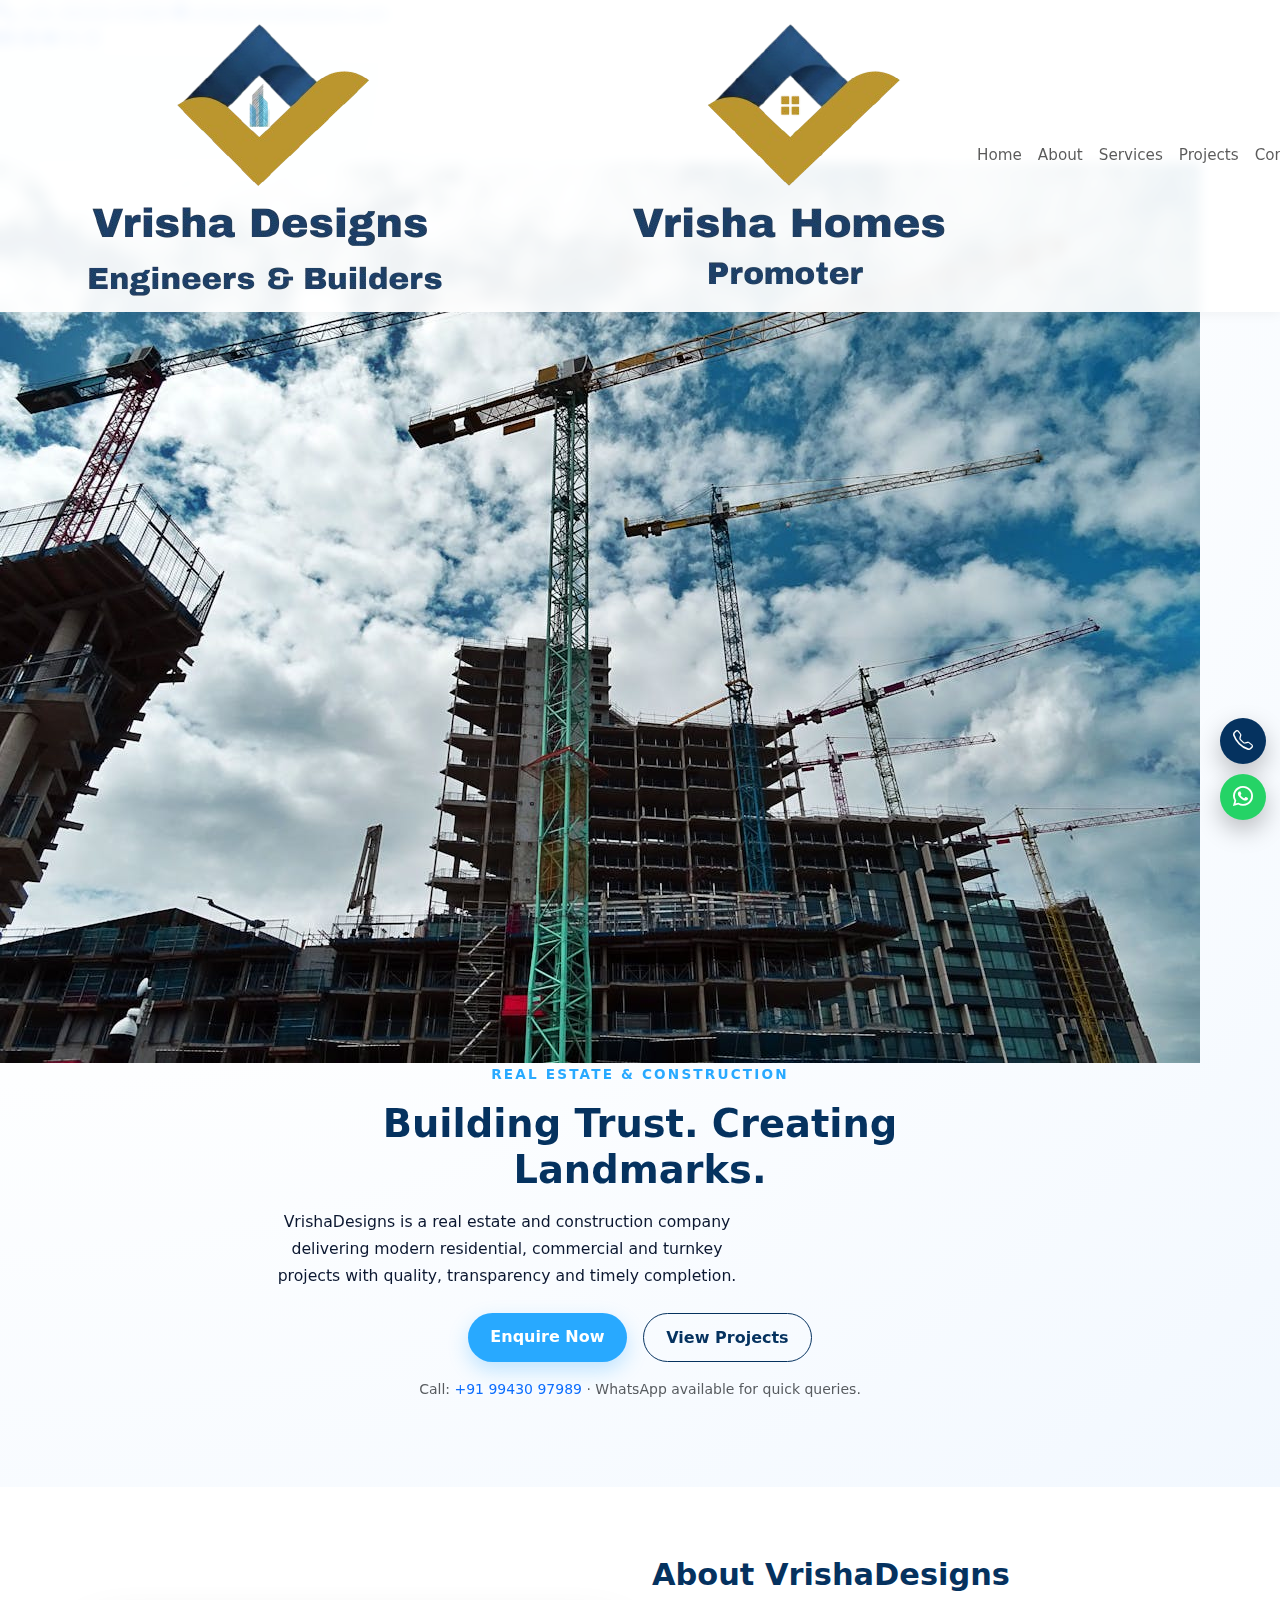
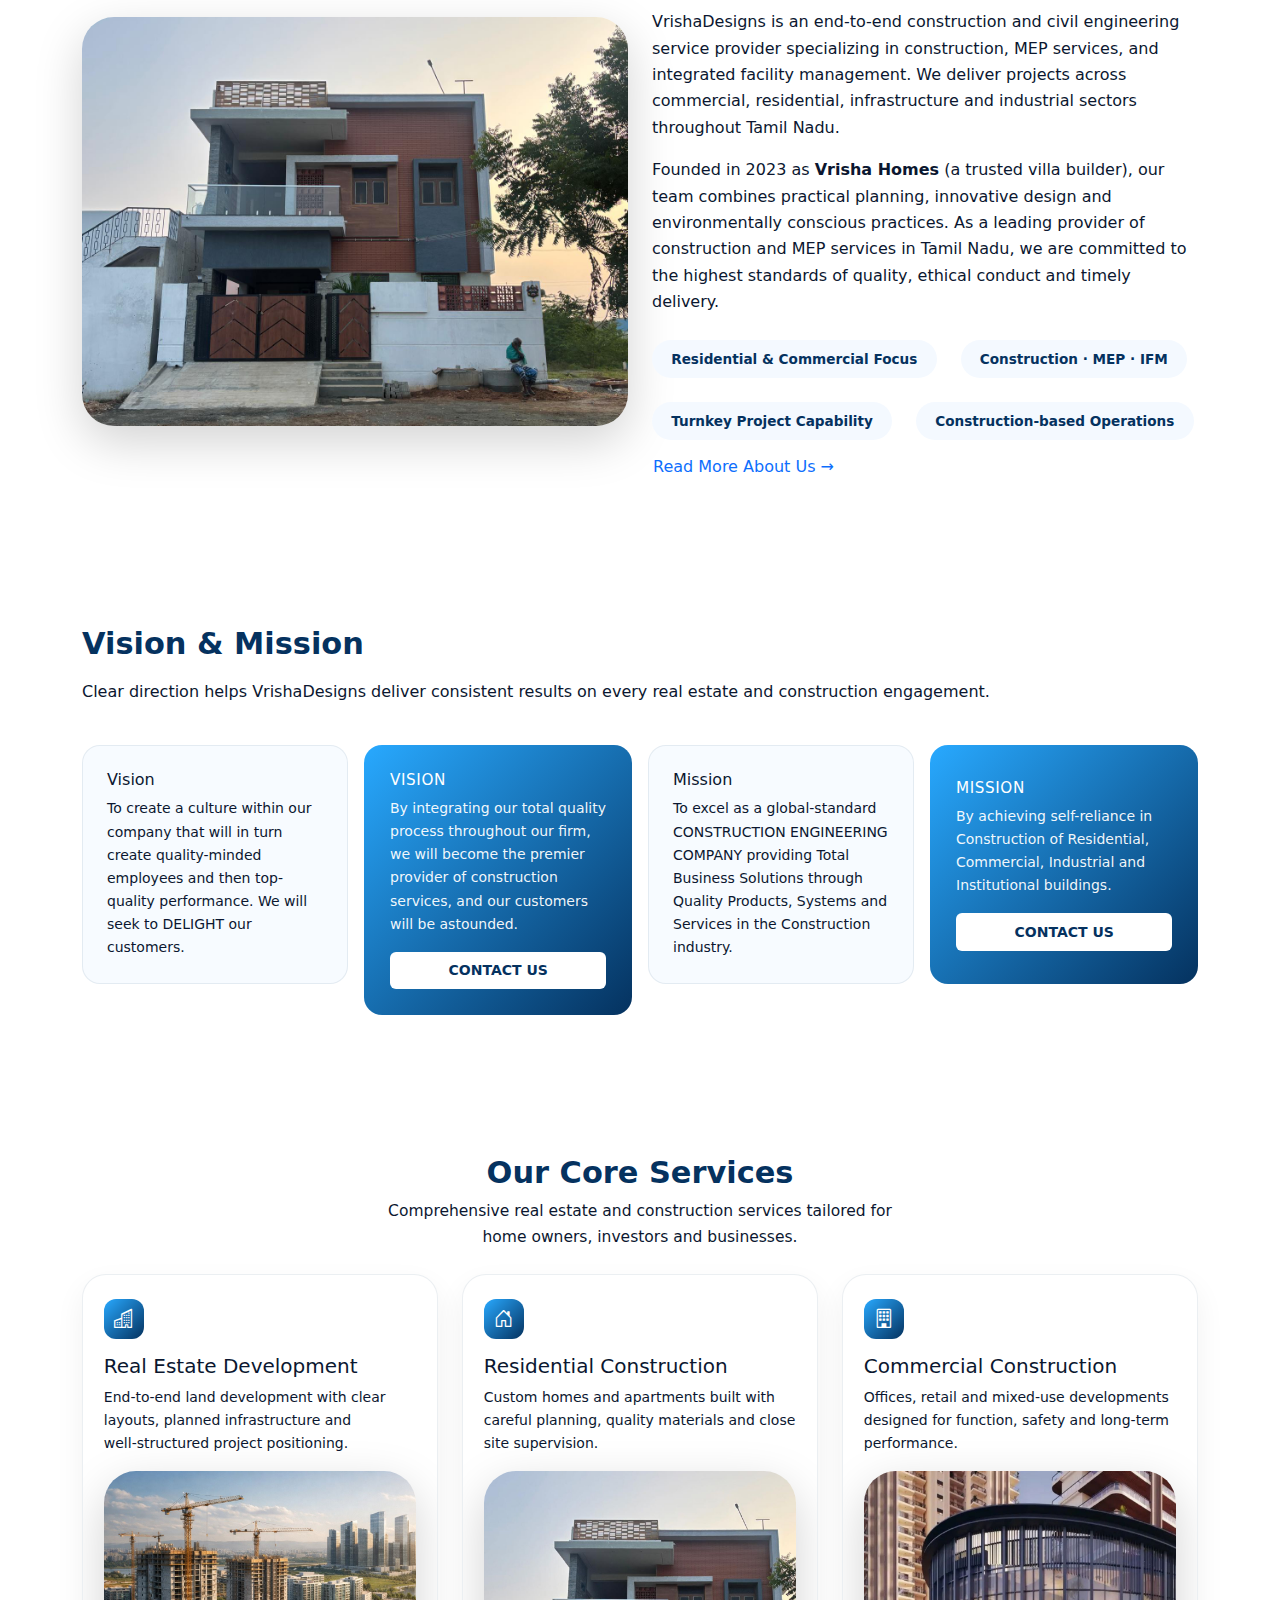
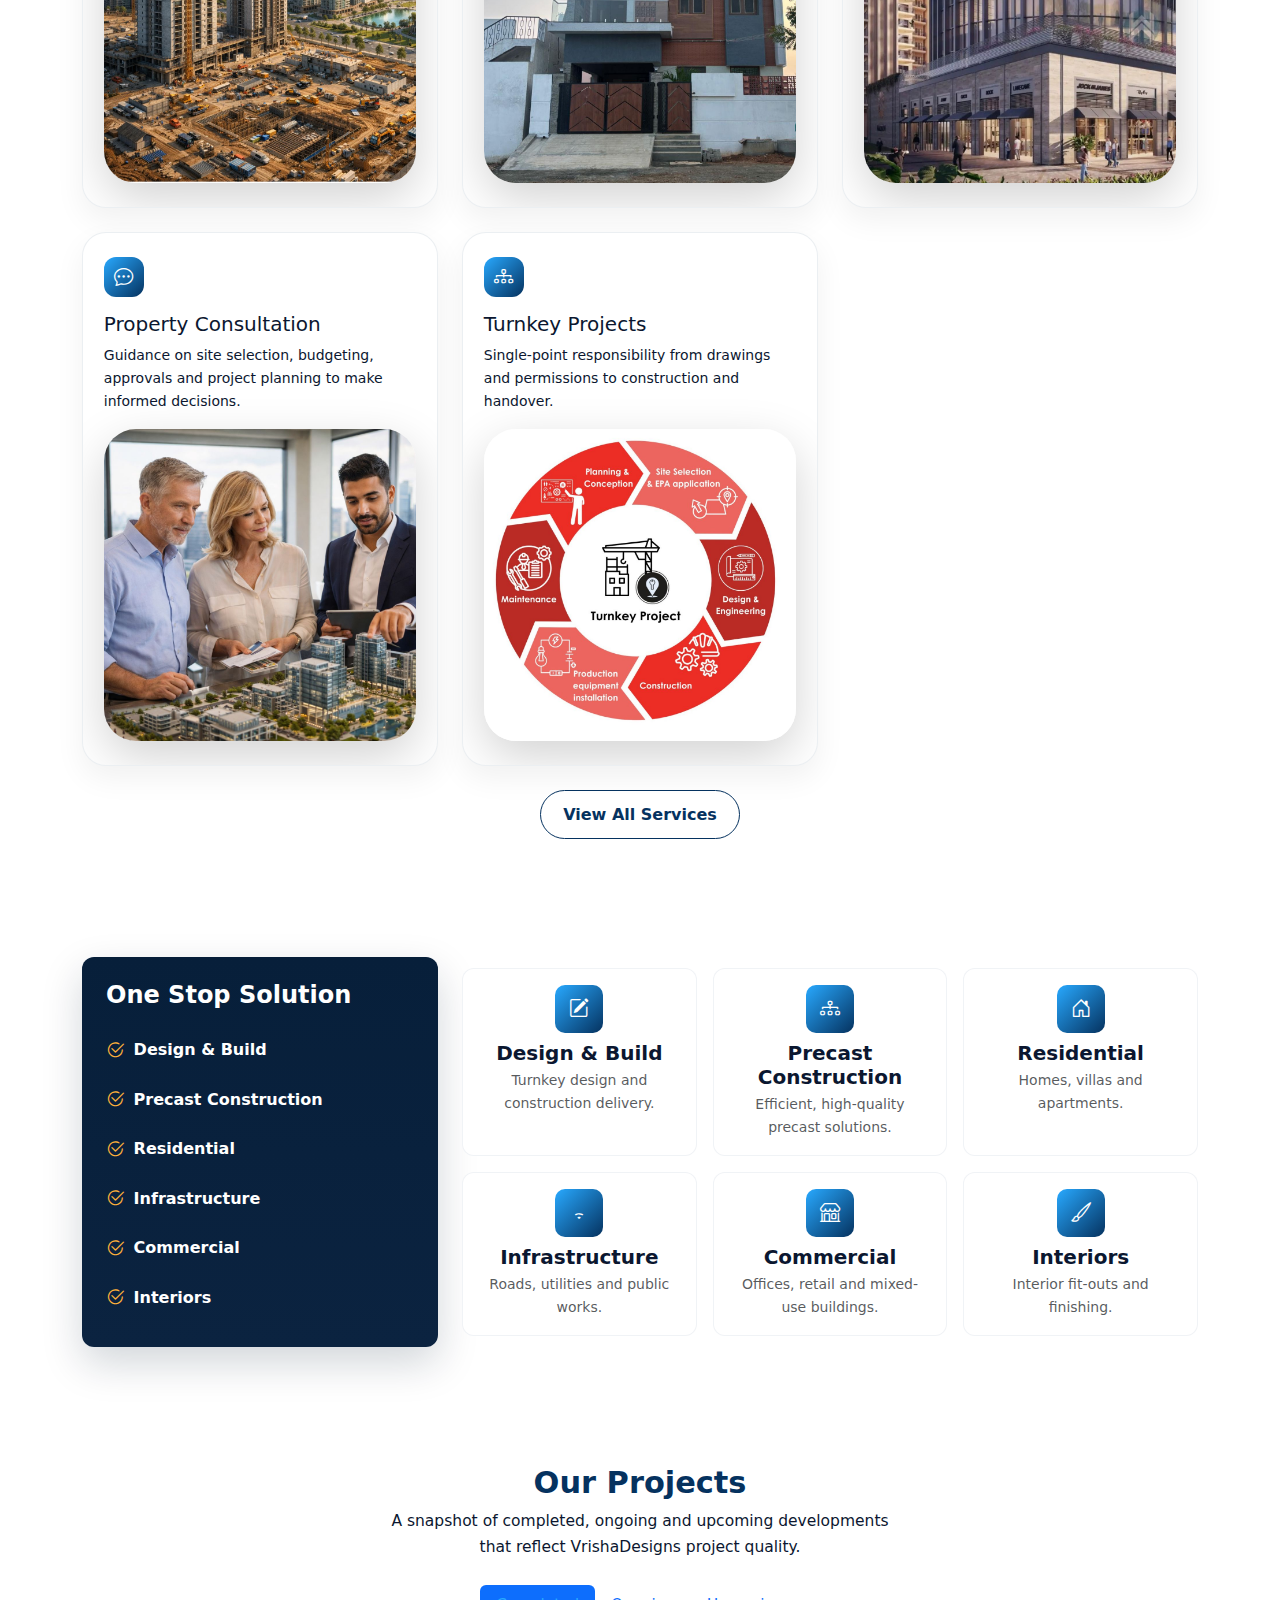
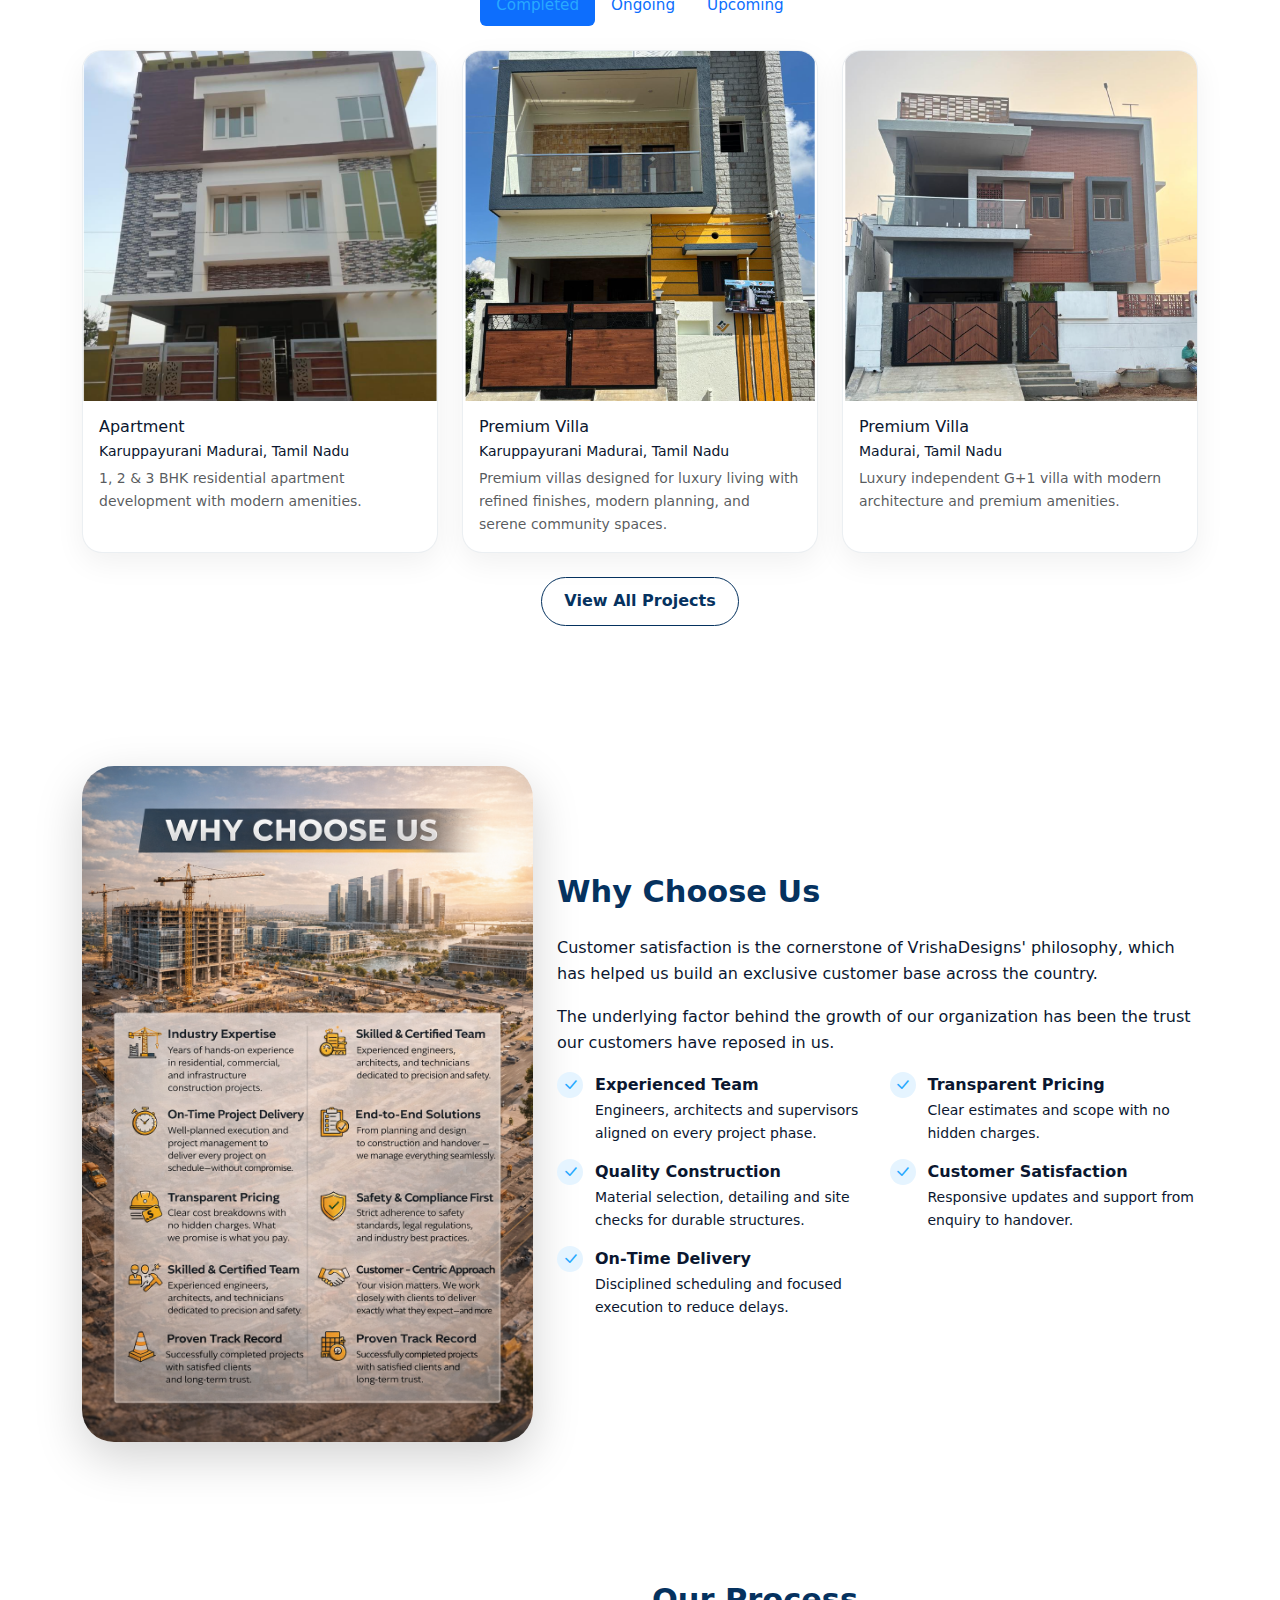
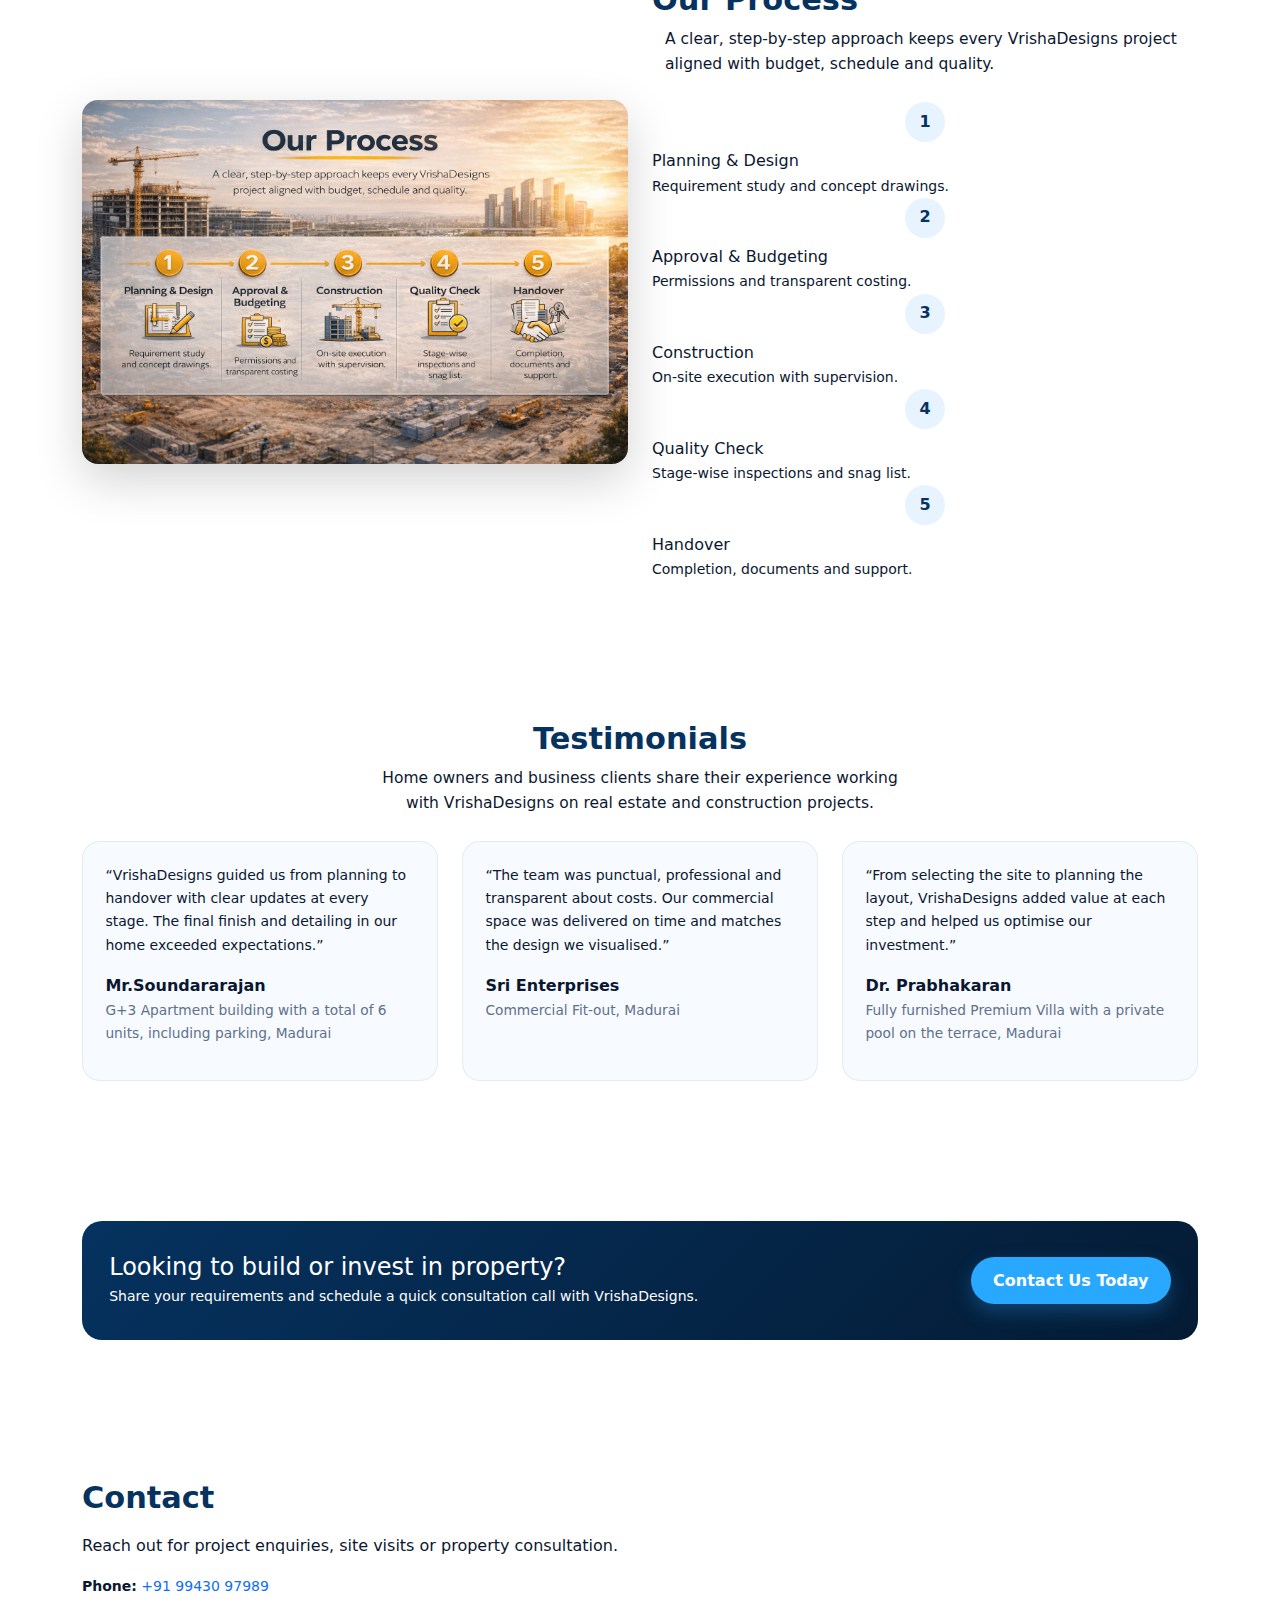
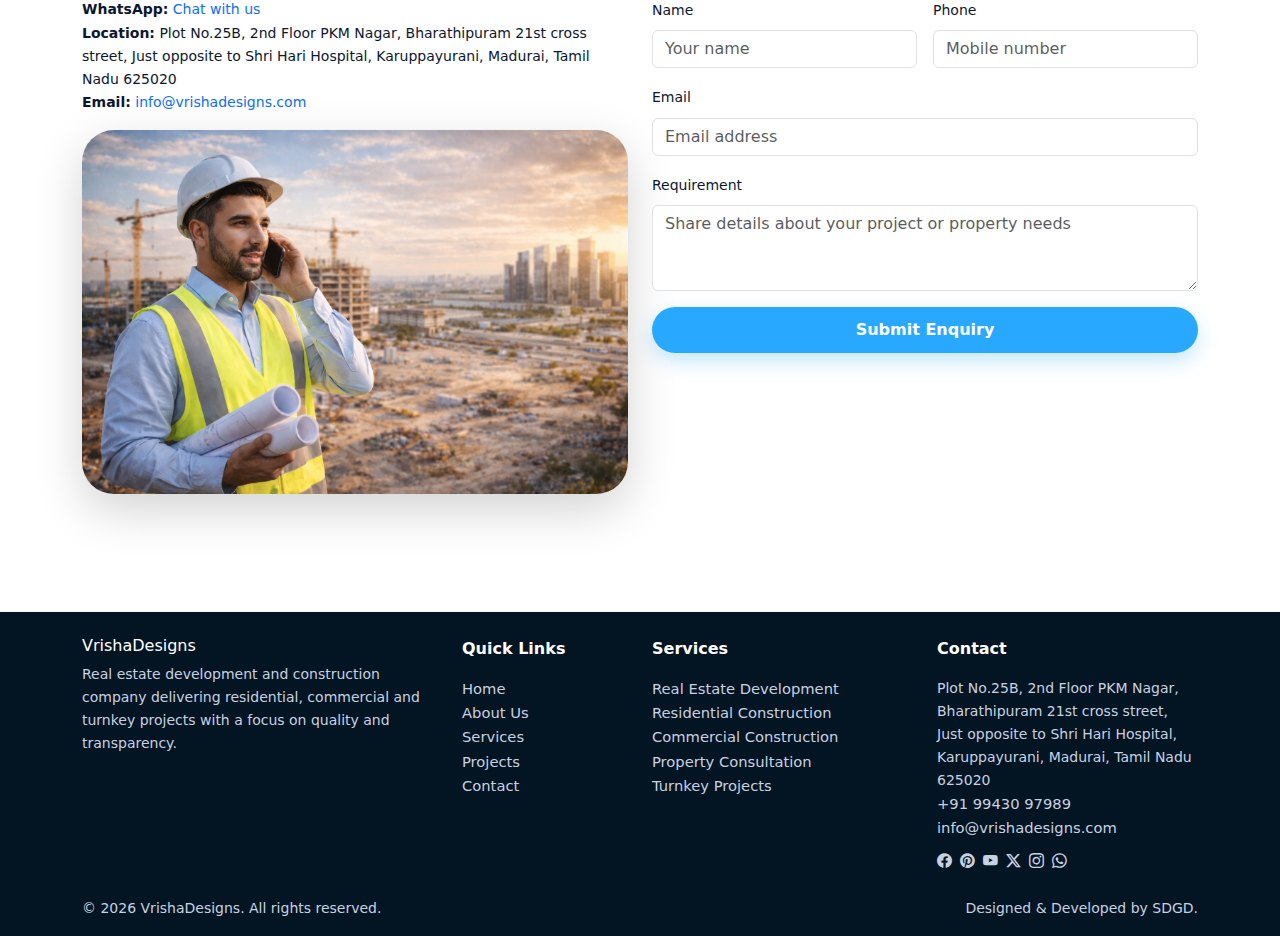
<file: index.html>
<!doctype html>
<html lang="en" style="overflow-x: hidden;">
<head>
  <!-- Basic SEO -->
  <meta charset="utf-8">
  <title>VrishaDesigns | Real Estate & Construction</title>
  <meta name="description" content="VrishaDesigns is a real estate and construction company offering residential, commercial, real estate development and turnkey projects with transparent pricing and on-time delivery.">
  <meta name="keywords" content="VrishaDesigns, real estate, construction company, residential construction, commercial construction, turnkey projects, property consultation, Vrisha Homes & Vrisha Designs">
  <meta name="viewport" content="width=device-width, initial-scale=1">

  <!-- Open Graph -->
  <meta property="og:title" content="VrishaDesigns | Real Estate & Construction">
  <meta property="og:description" content="Building Trust. Creating Landmarks. Real estate and construction services.">
  <meta property="og:type" content="website">


  <!-- Bootstrap 5 -->
  <link href="https://cdn.jsdelivr.net/npm/bootstrap@5.3.3/dist/css/bootstrap.min.css" rel="stylesheet">

  <!-- Icons (Bootstrap Icons) -->
  <link rel="stylesheet" href="https://cdn.jsdelivr.net/npm/bootstrap-icons@1.11.3/font/bootstrap-icons.css">

  <link rel="stylesheet" href="./assets/style.css">
<!-- Google tag (gtag.js) -->
<script async src="https://www.googletagmanager.com/gtag/js?id=G-Z1BLPBK95D"></script>
<script>
  window.dataLayer = window.dataLayer || [];
  function gtag(){dataLayer.push(arguments);}
  gtag('js', new Date());

  gtag('config', 'G-Z1BLPBK95D');
</script>
</head>
<body>

  <!-- UNIQUE STICKY INFO BAR -->
<!-- ISOLATED TOP INFO BAR -->
<div data-vh-topbar>
  <div data-vh-inner>
    <div data-vh-left>
      <a href="tel:+919943097989"><i class="bi bi-telephone-fill"></i> +91 99430 97989</a> 
      <a href="mailto:info@vrishadesigns.com"><i class="bi bi-envelope-fill"></i> info@vrishadesigns.com</a> 
    </div>

    <div data-vh-right>
      <a href="https://www.facebook.com/profile.php?id=61585715766804" target="_blank"><i class="bi bi-facebook"></i></a>
      <a href="https://www.pinterest.com/vrishadesigns/" target="_blank"><i class="bi bi-pinterest"></i></a>
      <a href="https://www.youtube.com/@VrishaDesigns" target="_blank"><i class="bi bi-youtube"></i></a>
      <a href="https://x.com/vrisha_Designs" target="_blank"><i class="bi bi-twitter-x"></i></a>
      <a href="https://www.instagram.com/_vrisha_designs_/" target="_blank"><i class="bi bi-instagram"></i></a>
    </div>
  </div>
</div>



<!-- Main Navbar -->
<nav class="navbar navbar-expand-lg fixed-top mt-css ">
  <div class="container">
    <a class="navbar-brand d-flex align-items-center" href="index.html">
      <div class="logo-block text-center">
    <img src="assets/img/logo3.png"
         alt="Vrisha Homes"
         class="navbar-logo"
        >
  </div>
    </a>
    <button class="navbar-toggler" type="button" data-bs-toggle="collapse" data-bs-target="#mainNav">
      <span class="navbar-toggler-icon"></span>
    </button>
    <div class="collapse navbar-collapse" id="mainNav">
      <ul class="navbar-nav ms-auto mb-2 mb-lg-0">
        <li class="nav-item"><a class="nav-link active" href="index.html">Home</a></li>
        <li class="nav-item"><a class="nav-link" href="About.html">About</a></li>
        <li class="nav-item"><a class="nav-link" href="Services.html">Services</a></li>
        <li class="nav-item"><a class="nav-link" href="Projects.html">Projects</a></li>
        <li class="nav-item"><a class="nav-link" href="Contact.html">Contact</a></li>
      </ul>
    </div>
  </div>
</nav>

<!-- Hero -->
<header id="home" class="hero">
  <div class="bubble-wrap" aria-hidden="true">
    <div class="bubble"></div><div class="bubble"></div><div class="bubble"></div>
    <div class="bubble"></div><div class="bubble"></div><div class="bubble"></div>
    <div class="bubble"></div>
  </div>

  <!-- Background Carousel (full-bleed) -->
  <div id="heroCarousel" class="carousel slide hero-bg" data-bs-ride="carousel" data-bs-interval="4000">
    <div class="carousel-inner">
      <div class="carousel-item active">
        <img src="assets/img/banner.jpeg" alt="Project 1">
      </div>
      <div class="carousel-item">
        <img src="assets/img/banner1.jpg" alt="Project 2">
      </div>
      <div class="carousel-item">
        <img src="assets/img/banner2.jpg" alt="Project 3">
      </div>
    </div>
  </div>

  <div class="container position-relative">
    <div class="row g-4 justify-content-center">
      <div class="col-lg-8 hero-content-wrapper text-center bg_glass">
        <div class="hero-tag">Real Estate & Construction</div>
        <h1 class="mt-3">Building Trust. Creating Landmarks.</h1>
        <p class="hero-sub mt-3">
          VrishaDesigns is a real estate and construction company delivering modern residential, commercial and turnkey projects with quality, transparency and timely completion.
        </p>
        <div class="mt-4 d-flex flex-wrap gap-3 justify-content-center">
          <a href="Contact.html" class="btn btn-main">Enquire Now</a>
          <a href="Projects.html" class="btn btn-ghost">View Projects</a>
        </div>
        <p class="mt-3 small text-muted">
          Call: <a href="tel:+919943097989" class="text-decoration-none">+91 99430 97989</a> · WhatsApp available for quick queries.
        </p>

        <!-- <div class="hero-badge">
          <strong>End-to-end project delivery</strong><br>
          Residential · Commercial · Turnkey
        </div> -->

      </div>
    </div>
  </div>
</header>

<!-- About -->
<section id="about">
  <div class="container">
    <div class="row g-4 align-items-center">
      <div class="col-lg-6">
        <img class="img-fluid rounded-5 shadow-lg" src="./assets/img/home.jpeg"  alt="">
      </div>
      <div class="col-lg-6">
        <h2 class="section-title">About VrishaDesigns</h2>
        <p class="mt-3">
          VrishaDesigns is an end-to-end construction and civil engineering service provider specializing in construction, MEP services, and integrated facility management. We deliver projects across commercial, residential, infrastructure and industrial sectors throughout Tamil Nadu.
        </p>
        <p>
          Founded in 2023 as <strong>Vrisha Homes</strong> (a trusted villa builder), our team combines practical planning, innovative design and environmentally conscious practices. As a leading provider of construction and MEP services in Tamil Nadu, we are committed to the highest standards of quality, ethical conduct and timely delivery.
        </p>
        <div class="about-highlight">
          <span class="about-pill">Residential & Commercial Focus</span>
          <span class="about-pill">Construction · MEP · IFM</span>
          <span class="about-pill">Turnkey Project Capability</span>
          <span class="about-pill">Construction-based Operations</span>
        </div>
        <a href="About.html" class="btn btn-link ps-0 mt-2 text-decoration-none">Read More About Us →</a>
      </div>
      <!-- <div class="col-lg-6">
        <div class="row g-3">
          <div class="col-6">
            <div class="p-3 rounded-3 border bg-white h-100">
              <h3 class="h5 mb-1">Mission</h3>
              <p class="small mb-0">
                To create a culture within our company that will in turn create quality-minded employees and then top-quality performance. We will seek to DELIGHT our customers.
              </p>
            </div>
          </div>
          <div class="col-6">
            <div class="p-3 rounded-3 border bg-white h-100">
              <h3 class="h5 mb-1">Vision</h3>
              <p class="small mb-0">
                To excel as a global-standard CONSTRUCTION ENGINEERING COMPANY providing Total Business Solutions through Quality Products, Systems and Services in the Construction industry.
              </p>
            </div>
          </div>
          <div class="col-12">
            <div class="p-3 rounded-3 border bg-white">
              <div class="d-flex justify-content-between flex-wrap small text-muted">
                <span>Residential construction</span>
                <span>Commercial projects</span>
                <span>Property consultation</span>
                <span>Turnkey execution</span>
              </div>
            </div>
          </div>
        </div>
      </div> -->
    </div>
  </div>
</section>

<!-- Vision & Mission -->
<section id="vision-mission">
  <div class="container">
    <div class="row g-4">
      <div class="col-12" data-aos="fade-right">
        <h2 class="section-title">Vision &amp; Mission</h2>
        <p class="mt-3">
          Clear direction helps VrishaDesigns deliver consistent results on every real estate and construction engagement.
        </p>
      </div>

      <div class="col-12">
        <div class="row g-3">
          <div class="col-lg-6" data-aos="zoom-in">
            <div class="vm-pair d-flex align-items-stretch gap-3">
              <div class="vm-card">
                <h3 class="h6">Vision</h3>
                <p class="small mb-0">
                  To create a culture within our company that will in turn create quality-minded employees and then top-quality performance. We will seek to DELIGHT our customers.
                </p>
              </div>
              <div class="vm-highlight">
                <h4>VISION</h4>
                <p class="small mb-3">By integrating our total quality process throughout our firm, we will become the premier provider of construction services, and our customers will be astounded.</p>
                <a href="Contact.html" class="btn btn-sm">CONTACT US</a>
              </div>
            </div>
          </div>

          <div class="col-lg-6" data-aos="zoom-in" data-aos-delay="100">
            <div class="vm-pair d-flex align-items-stretch gap-3">
              <div class="vm-card">
                <h3 class="h6">Mission</h3>
                <p class="small mb-0">
                  To excel as a global-standard CONSTRUCTION ENGINEERING COMPANY providing Total Business Solutions through Quality Products, Systems and Services in the Construction industry.
                </p>
              </div>
              <div class="vm-highlight">
                <h4>MISSION</h4>
                <p class="small mb-3">By achieving self-reliance in Construction of Residential, Commercial, Industrial and Institutional buildings.</p>
                <a href="Contact.html" class="btn btn-sm">CONTACT US</a>
              </div>
            </div>
          </div>

        </div>
      </div>
    </div>
  </div>
</section>

<!-- Services -->
<section id="services">
  <div class="container">
    <div class="text-center mb-4">
      <h2 class="section-title">Our Core Services</h2>
      <p class="section-sub">
        Comprehensive real estate and construction services tailored for home owners, investors and businesses.
      </p>
    </div>
    <div class="row g-4">
      <div class="col-md-4">
        <article class="service-card">
          <div class="service-icon"><i class="bi bi-buildings"></i></div>
          <h3 class="h5 mb-2">Real Estate Development</h3>
          <p class="small mb-0">
            End‑to‑end land development with clear layouts, planned infrastructure and well‑structured project positioning.
          </p>
          <img class="img-fluid rounded-5 shadow-lg mt-3" src="./assets/img/home/1.jpg" alt="">
        </article>
      </div>
      <div class="col-md-4">
        <article class="service-card">
          <div class="service-icon"><i class="bi bi-house-door"></i></div>
          <h3 class="h5 mb-2">Residential Construction</h3>
          <p class="small mb-0">
            Custom homes and apartments built with careful planning, quality materials and close site supervision.
          </p>
           <img class="img-fluid rounded-5 shadow-lg mt-3" src="./assets/img/home/2.jpg" alt="">
        </article>
      </div>
      <div class="col-md-4">
        <article class="service-card">
          <div class="service-icon"><i class="bi bi-building"></i></div>
          <h3 class="h5 mb-2">Commercial Construction</h3>
          <p class="small mb-0">
            Offices, retail and mixed‑use developments designed for function, safety and long‑term performance.
          </p>
           <img class="img-fluid rounded-5 shadow-lg mt-3" src="./assets/img/home/3.jpg" alt="">
        </article>
      </div>
      <div class="col-md-4">
        <article class="service-card">
          <div class="service-icon"><i class="bi bi-chat-dots"></i></div>
          <h3 class="h5 mb-2">Property Consultation</h3>
          <p class="small mb-0">
            Guidance on site selection, budgeting, approvals and project planning to make informed decisions.
          </p>
           <img class="img-fluid rounded-5 shadow-lg mt-3" src="./assets/img/home/4.jpg" alt="">
        </article>
      </div>
      <div class="col-md-4">
        <article class="service-card">
          <div class="service-icon"><i class="bi bi-diagram-3"></i></div>
          <h3 class="h5 mb-2">Turnkey Projects</h3>
          <p class="small mb-0">
            Single‑point responsibility from drawings and permissions to construction and handover.
          </p>
           <img class="img-fluid rounded-5 shadow-lg mt-3" src="./assets/img/home/5.jpg" alt="">
        </article>
      </div>
    </div>
    <div class="text-center mt-4">
      <a href="Services.html" class="btn btn-ghost">View All Services</a>
    </div>
  </div>
</section>

<!-- One Stop Solution -->
<section id="one-stop" class="one-stop-section">
  <div class="container">
    <div class="row g-4 align-items-center">
      <div class="col-lg-4" data-aos="fade-right">
        <div class="one-stop-panel p-4">
          <h3 class="h4 text-white mb-3">One Stop Solution</h3>
          <ul class="one-stop-list list-unstyled mb-0">
            <li><i class="bi bi-check2-circle"></i> Design &amp; Build</li>
            <li><i class="bi bi-check2-circle"></i> Precast Construction</li>
            <li><i class="bi bi-check2-circle"></i> Residential</li>
            <li><i class="bi bi-check2-circle"></i> Infrastructure</li>
            <li><i class="bi bi-check2-circle"></i> Commercial</li>
            <li><i class="bi bi-check2-circle"></i> Interiors</li>
          </ul>
        </div>
      </div>

      <div class="col-lg-8" data-aos="fade-left">
        <div class="row g-3 row-cols-1 row-cols-sm-2 row-cols-md-3">
          <div class="col">
            <div class="one-stop-card p-3 h-100 text-center">
              <div class="card-icon">
                <i class="bi bi-pencil-square"></i>
              </div>
              <h5 class="mt-2 mb-1">Design &amp; Build</h5>
              <p class="small text-muted mb-0">Turnkey design and construction delivery.</p>
            </div>
          </div>
          <div class="col">
            <div class="one-stop-card p-3 h-100 text-center">
              <div class="card-icon">
                <i class="bi bi-diagram-3"></i>
              </div>
              <h5 class="mt-2 mb-1">Precast Construction</h5>
              <p class="small text-muted mb-0">Efficient, high-quality precast solutions.</p>
            </div>
          </div>
          <div class="col">
            <div class="one-stop-card p-3 h-100 text-center">
              <div class="card-icon">
                <i class="bi bi-house-door"></i>
              </div>
              <h5 class="mt-2 mb-1">Residential</h5>
              <p class="small text-muted mb-0">Homes, villas and apartments.</p>
            </div>
          </div>
          <div class="col">
            <div class="one-stop-card p-3 h-100 text-center">
              <div class="card-icon">
                <i class="bi bi-wifi-1"></i>
              </div>
              <h5 class="mt-2 mb-1">Infrastructure</h5>
              <p class="small text-muted mb-0">Roads, utilities and public works.</p>
            </div>
          </div>
          <div class="col">
            <div class="one-stop-card p-3 h-100 text-center">
              <div class="card-icon">
                <i class="bi bi-shop"></i>
              </div>
              <h5 class="mt-2 mb-1">Commercial</h5>
              <p class="small text-muted mb-0">Offices, retail and mixed-use buildings.</p>
            </div>
          </div>
          <div class="col">
            <div class="one-stop-card p-3 h-100 text-center">
              <div class="card-icon">
                <i class="bi bi-brush"></i>
              </div>
              <h5 class="mt-2 mb-1">Interiors</h5>
              <p class="small text-muted mb-0">Interior fit-outs and finishing.</p>
            </div>
          </div>
        </div>
      </div>
    </div>
  </div>
</section>

<!-- Projects -->
<section id="projects">
  <div class="container">
    <div class="text-center mb-4">
      <h2 class="section-title">Our Projects</h2>
      <p class="section-sub">
        A snapshot of completed, ongoing and upcoming developments that reflect VrishaDesigns project quality.
      </p>
    </div>

    <ul class="nav nav-pills justify-content-center mb-4" id="projectTabs" role="tablist">
      <li class="nav-item" role="presentation">
        <button class="nav-link active" id="completed-tab" data-bs-toggle="pill" data-bs-target="#completed" type="button" role="tab">Completed</button>
      </li>
      <li class="nav-item" role="presentation">
        <button class="nav-link" id="ongoing-tab" data-bs-toggle="pill" data-bs-target="#ongoing" type="button" role="tab">Ongoing</button>
      </li>
      <li class="nav-item" role="presentation">
        <button class="nav-link" id="upcoming-tab" data-bs-toggle="pill" data-bs-target="#upcoming" type="button" role="tab">Upcoming</button>
      </li>
    </ul>

    <div class="tab-content">
      <!-- Completed -->
      <div class="tab-pane fade show active" id="completed" role="tabpanel">
        <div class="row g-4">
          <div class="col-md-4">
            <article class="project-card" >
                <img src="assets/img/ap2.png" style="height: 350px;" alt="Green Valley Villas">
              <div class="p-3">
                <h3 class="h6 mb-1">Apartment</h3>
                <p class="small mb-1">Karuppayurani Madurai, Tamil Nadu</p>
                <p class="small text-muted mb-0">1, 2 &amp; 3 BHK residential apartment development with modern amenities.</p>
              </div>
            </article>
          </div>
          <div class="col-md-4">
            <article class="project-card">
                <img src="assets/img/villa2.png" style="height: 350px;" alt="Green Valley Villas">
              <div class="p-3">
                <h3 class="h6 mb-1">Premium Villa</h3>
                <p class="small mb-1">Karuppayurani Madurai, Tamil Nadu</p>
                <p class="small text-muted mb-0">Premium villas designed for luxury living with refined finishes, modern planning, and serene community spaces.</p>
              </div>
            </article>
          </div>
          <div class="col-md-4">
  <article class="project-card">
    <img src="assets/img/vp3.png" style="height:350px;" alt="Premium Villa">
    <div class="p-3">
      <h3 class="h6 mb-1">Premium Villa</h3>
      <p class="small mb-1">Madurai, Tamil Nadu</p>
      <p class="small text-muted mb-0">
        Luxury independent G+1 villa with modern architecture and premium amenities.
      </p>
    </div>
  </article>
</div>

        </div>
      </div>

      <!-- Ongoing -->
      <div class="tab-pane fade" id="ongoing" role="tabpanel">
        <div class="row g-4">
          <div class="col-md-4">
            <article class="project-card">
              <img src="assets/img/ov1.png" style="height: 350px;" alt="Ongoing construction site in Madurai">
              <div class="p-3">
                <h3 class="h6 mb-1">Premium Villa</h3>
                <p class="small mb-1">Othakadai Madurai, Tamil Nadu</p>
                <p class="small text-muted mb-0">Luxury meets convenience in our fully furnished premium villas with a private pool on the terrace.</p>
              </div>
            </article>
          </div>
          <div class="col-md-4">
  <article class="project-card">
    <img src="assets/img/ov2.png" style="height:350px;" alt="Premium Villa">
    <div class="p-3">
      <h3 class="h6 mb-1">Premium Villa</h3>
      <p class="small mb-1">Othakadai, Madurai</p>
      <p class="small text-muted mb-0">
        Fully furnished premium villa with a private swimming pool on the terrace.
      </p>
    </div>
  </article>
</div>

        </div>
      </div>

      <!-- Upcoming -->
      <div class="tab-pane fade" id="upcoming" role="tabpanel">
        <div class="row g-4">
          <div class="col-md-4">
            <article class="project-card">
              <img src="assets/img/uv1.png" style="height: 350px;" alt="Upcoming real estate development in Madurai">
              <div class="p-3">
                <h3 class="h6 mb-1">Premium Villa</h3>
                <p class="small mb-1">Madurai, Tamil Nadu</p>
                <p class="small text-muted mb-0">Elegant G+1 premium villas thoughtfully designed with provisions for a lift, combining luxury and convenience.</p>
              </div>
            </article>
          </div>
          <div class="col-md-4">
  <article class="project-card">
    <img src="assets/img/uv2.png" style="height:350px;" alt="Upcoming Villa">
    <div class="p-3">
      <h3 class="h6 mb-1">Premium Villa</h3>
      <p class="small mb-1">Anna Nagar, Madurai</p>
      <p class="small text-muted mb-0">
        Stylish G+1 premium villa offering elegance and functional living.
      </p>
    </div>
  </article>
</div>
        </div>
      </div>
    </div>

    <div class="text-center mt-4">
      <a href="Projects.html" class="btn btn-ghost">View All Projects</a>
    </div>
  </div>
</section>

<!-- Why choose us -->
<section id="why">
  <div class="container">
    <div class="row g-4 align-items-center">
      <div class="col-lg-5">
      
        <img class="img-fluid rounded-5 shadow-lg" src="./assets/img/why.png" alt="">
      </div>
      <div class="col-lg-7">
        <div class="row">
           <h2 class="section-title">Why Choose Us</h2>
        <p class="mt-3">
          Customer satisfaction is the cornerstone of VrishaDesigns' philosophy, which has helped us build an exclusive customer base across the country.
        </p>
        <p>
          The underlying factor behind the growth of our organization has been the trust our customers have reposed in us.
        </p>
          <div class="col-md-6">


 

            <div class="why-item">
              <div class="why-icon"><i class="bi bi-check-lg"></i></div>
              <div>
                <strong>Experienced Team</strong>
                <p class="small mb-0">Engineers, architects and supervisors aligned on every project phase.</p>
              </div>
            </div>
            <div class="why-item">
              <div class="why-icon"><i class="bi bi-check-lg"></i></div>
              <div>
                <strong>Quality Construction</strong>
                <p class="small mb-0">Material selection, detailing and site checks for durable structures.</p>
              </div>
            </div>
            <div class="why-item">
              <div class="why-icon"><i class="bi bi-check-lg"></i></div>
              <div>
                <strong>On‑Time Delivery</strong>
                <p class="small mb-0">Disciplined scheduling and focused execution to reduce delays.</p>
              </div>
            </div>
          </div>
          <div class="col-md-6">
            <div class="why-item">
              <div class="why-icon"><i class="bi bi-check-lg"></i></div>
              <div>
                <strong>Transparent Pricing</strong>
                <p class="small mb-0">Clear estimates and scope with no hidden charges.</p>
              </div>
            </div>
            <div class="why-item">
              <div class="why-icon"><i class="bi bi-check-lg"></i></div>
              <div>
                <strong>Customer Satisfaction</strong>
                <p class="small mb-0">Responsive updates and support from enquiry to handover.</p>
              </div>
            </div>
            
          </div>
        </div>
      </div>
    </div>
  </div>
</section>

<!-- Process -->
<section id="process">
  <div class="container">
    <div class="row align-items-center g-4">
      <div class="col-lg-6" data-aos="fade-right">
        <div class="process-visual">
          <img id="processImage" src="assets/img/process.png" alt="Our process illustration" class="img-fluid rounded-4 shadow-lg">
        </div>
      </div>

      <div class="col-lg-6">
        <div class="text-center text-lg-start mb-4">
          <h2 class="section-title">Our Process</h2>
          <p class="section-sub">
            A clear, step‑by‑step approach keeps every VrishaDesigns project aligned with budget, schedule and quality.
          </p>
        </div>

        <div class="process-cards">

          <article class="process-card" data-aos="fade-left" data-aos-delay="50">
            <div class="process-circle">1</div>
            <div>
              <h3 class="h6 mb-1">Planning &amp; Design</h3>
              <p class="small mb-0">Requirement study and concept drawings.</p>
            </div>
          </article>

          <article class="process-card" data-aos="fade-left" data-aos-delay="100">
            <div class="process-circle">2</div>
            <div>
              <h3 class="h6 mb-1">Approval &amp; Budgeting</h3>
              <p class="small mb-0">Permissions and transparent costing.</p>
            </div>
          </article>

          <article class="process-card" data-aos="fade-left" data-aos-delay="150">
            <div class="process-circle">3</div>
            <div>
              <h3 class="h6 mb-1">Construction</h3>
              <p class="small mb-0">On‑site execution with supervision.</p>
            </div>
          </article>

          <article class="process-card" data-aos="fade-left" data-aos-delay="200">
            <div class="process-circle">4</div>
            <div>
              <h3 class="h6 mb-1">Quality Check</h3>
              <p class="small mb-0">Stage‑wise inspections and snag list.</p>
            </div>
          </article>

          <article class="process-card" data-aos="fade-left" data-aos-delay="250">
            <div class="process-circle">5</div>
            <div>
              <h3 class="h6 mb-1">Handover</h3>
              <p class="small mb-0">Completion, documents and support.</p>
            </div>
          </article>

        </div>
      </div>
    </div>
  </div>
</section> 

<!-- Testimonials -->
<section id="testimonials">
  <div class="container">
    <div class="text-center mb-4">
      <h2 class="section-title">Testimonials</h2>
      <p class="section-sub">
        Home owners and business clients share their experience working with VrishaDesigns on real estate and construction projects.
      </p>
    </div>
    <div class="row g-4">
      <div class="col-md-4">
        <article class="testimonial-card">
          <p class="small">
            “VrishaDesigns guided us from planning to handover with clear updates at every stage. The final finish and detailing in our home exceeded expectations.”
          </p>
          <p class="testimonial-name">Mr.Soundararajan</p>
          <p class="testimonial-project">G+3 Apartment building with a total of 6 units, including parking, Madurai</p>
        </article>
      </div>
      <div class="col-md-4">
        <article class="testimonial-card">
          <p class="small">
            “The team was punctual, professional and transparent about costs. Our commercial space was delivered on time and matches the design we visualised.”
          </p>
          <p class="testimonial-name">Sri Enterprises</p>
          <p class="testimonial-project">Commercial Fit‑out, Madurai</p>
        </article>
      </div>
      <div class="col-md-4">
        <article class="testimonial-card">
          <p class="small">
            “From selecting the site to planning the layout, VrishaDesigns added value at each step and helped us optimise our investment.”
          </p>
          <p class="testimonial-name">Dr. Prabhakaran</p>
          <p class="testimonial-project">Fully furnished Premium Villa with a private pool on the terrace, Madurai</p>
        </article>
      </div>
    </div>
  </div>
</section>

<!-- CTA Strip -->
<section id="cta">
  <div class="container">
    <div class="cta-strip d-flex flex-column flex-md-row align-items-md-center justify-content-between">
      <div class="mb-3 mb-md-0">
        <h2 class="h4 mb-1">Looking to build or invest in property?</h2>
        <p class="mb-0 small">
          Share your requirements and schedule a quick consultation call with VrishaDesigns.
        </p>
      </div>
      <a href="Contact.html" class="btn btn-main">Contact Us Today</a>
    </div>
  </div>
</section>

<!-- Contact & Footer -->
<section id="contact">
  <div class="container">
    <div class="row g-4">
      <div class="col-lg-6">
        <h2 class="section-title">Contact</h2>
        <p class="mt-3">
          Reach out for project enquiries, site visits or property consultation.
        </p>
        <ul class="list-unstyled small mt-3">
          <li><strong>Phone:</strong> <a href="tel:+919943097989" class="text-decoration-none">+91 99430 97989</a></li>
          <li><strong>WhatsApp:</strong> <a href="https://wa.me/+919943097989" class="text-decoration-none" target="_blank" rel="noopener">Chat with us</a></li>
          <li><strong>Location:</strong> Plot No.25B, 2nd Floor PKM Nagar, Bharathipuram 21st cross street, Just opposite to Shri Hari Hospital, Karuppayurani, Madurai, Tamil Nadu 625020</li>
          <li><strong>Email:</strong> <a href="mailto:info@vrishadesigns.com" class="text-decoration-none">info@vrishadesigns.com</a></li>
        </ul>
        <img class="img-fluid rounded-5 shadow-lg" src="./assets/img/call.png" alt="">
      </div>
      <div class="col-lg-6 my-auto">
        <form class="row g-3" action="https://api.web3forms.com/submit" method="POST">
           <!--ACCESS KEY-->
             <input type="hidden" name="access_key" value="fe47bd24-d791-478b-96aa-a3a48ce0c284">
             <input type="hidden" name="subject" value="New Contact Enquiry">
             <!-- <input type="hidden" name="redirect" value="https://vrishadesigns.com/"> -->
          <div class="col-md-6">
            <label class="form-label small">Name</label>
            <input type="text" name="Full Name" class="form-control" placeholder="Your name">
          </div>
          <div class="col-md-6">
            <label class="form-label small">Phone</label>
            <input type="tel" name="Phone Number" class="form-control" placeholder="Mobile number">
          </div>
          <div class="col-12">
            <label class="form-label small">Email</label>
            <input type="email" name="Email Address" class="form-control" placeholder="Email address">
          </div>
          <div class="col-12">
            <label class="form-label small">Requirement</label>
            <textarea rows="3" class="form-control" name="Project Requirements" placeholder="Share details about your project or property needs"></textarea>
          </div>
          <div class="col-12">
            <button type="submit" class="btn btn-main w-100">Submit Enquiry</button>
          </div>
        </form>
      </div>
    </div>
  </div>
</section>

<footer class="mt-5 pt-4 pb-3">
  <div class="container">
    <div class="row gy-4">
      <div class="col-md-4">
        <h3 class="h6 text-white mb-2">VrishaDesigns</h3>
        <p class="small mb-2">
          Real estate development and construction company delivering residential, commercial and turnkey projects with a focus on quality and transparency.
        </p>
      </div>
      <div class="col-md-2">
        <div class="footer-title">Quick Links</div>
        <ul class="list-unstyled small mb-0">
          <li><a href="index.html" class="active">Home</a></li>
          <li><a href="About.html">About Us</a></li>
          <li><a href="Services.html">Services</a></li>
          <li><a href="Projects.html">Projects</a></li>
          <li><a href="Contact.html">Contact</a></li>
        </ul>
      </div>
      <div class="col-md-3">
        <div class="footer-title">Services</div>
        <ul class="list-unstyled small mb-0">
          <li><a href="Services.html">Real Estate Development</a></li>
          <li><a href="Services.html">Residential Construction</a></li>
          <li><a href="Services.html">Commercial Construction</a></li>
          <li><a href="Services.html">Property Consultation</a></li>
          <li><a href="Services.html">Turnkey Projects</a></li>
        </ul>
      </div>
      <div class="col-md-3">
        <div class="footer-title">Contact</div>
        <ul class="list-unstyled small mb-2">
          <li>Plot No.25B, 2nd Floor PKM Nagar, Bharathipuram 21st cross street, Just opposite to Shri Hari Hospital, Karuppayurani, Madurai, Tamil Nadu 625020</li>
          <li><a href="tel:+919943097989">+91 99430 97989</a></li>
          <li><a href="mailto:info@vrishadesigns.com">info@vrishadesigns.com</a></li>
        </ul>
        <div class="d-flex gap-2">
          <a href="https://www.facebook.com/profile.php?id=61585715766804" aria-label="Facebook" target="_blank"><i class="bi bi-facebook"></i></a>
          <a href="https://www.pinterest.com/vrishadesigns/" aria-label="Pinterest" target="_blank"><i class="bi bi-pinterest"></i></a>
          <a href="https://www.youtube.com/@VrishaDesigns" aria-label="Youtube" target="_blank"><i class="bi bi-youtube"></i></a>
          <a href="https://x.com/vrisha_Designs" aria-label="X" target="_blank"><i class="bi bi-twitter-x"></i></a>
          <a href="https://www.instagram.com/_vrisha_designs_/" target="_blank" aria-label="Instagram"><i class="bi bi-instagram"></i></a>
          <a href="https://wa.me/+919943097989" target="_blank" rel="noopener" aria-label="WhatsApp"><i class="bi bi-whatsapp"></i></a>
          <!-- <a href="#" aria-label="LinkedIn" target="_blank"><i class="bi bi-linkedin"></i></a> -->
        </div>
      </div>
    </div>

    <div class="row mt-4 align-items-center">
      <div class="col-md-6">
        <p class="small mb-0">© <span id="year"></span> VrishaDesigns. All rights reserved.</p>
      </div>
      <div class="col-md-6 text-md-end small">
        Designed &amp; Developed by SDGD.
      </div>
    </div>
  </div>
</footer>

<!-- Sticky Call + WhatsApp Buttons -->
<div class="floating-buttons ">
  <a href="tel:+919943097989" class="floating-btn call" aria-label="Call VrishaDesigns">
    <i class="bi bi-telephone"></i>
  </a>
  <a href="https://wa.me/+919943097989" target="_blank" rel="noopener" class="floating-btn wa" aria-label="WhatsApp VrishaDesigns">
    <i class="bi bi-whatsapp"></i>
  </a>
</div>

<!-- Mobile bottom nav -->
<nav class="mobile-nav">
  <a href="index.html" class="active"><i class="bi bi-house"></i>Home</a>
  <a href="About.html"><i class="bi bi-people"></i>About</a>
  <a href="Services.html"><i class="bi bi-grid"></i>Services</a>
  <a href="Projects.html"><i class="bi bi-columns"></i>Projects</a>
  <a href="Contact.html"><i class="bi bi-envelope"></i>Contact</a>
</nav>

<!-- Bootstrap JS -->
<script src="https://cdn.jsdelivr.net/npm/bootstrap@5.3.3/dist/js/bootstrap.bundle.min.js"></script>
<script src="https://cdn.jsdelivr.net/npm/aos@2.3.4/dist/aos.js"></script>
<script src="assets/app.js"></script>

<script>
/* AUTO SLIDE */
setInterval(() => {
  index = (index + 1) % total;
  slide.style.transition = "transform 0.8s ease";
  slide.style.transform = `translateX(-${index * 100}%)`;
}, 4000);

  // Init AOS animations [web:48][web:55]
  AOS.init({
    duration: 750,
    once: true,
    offset: 120,
    easing: 'ease-out-cubic'
  });

//alert
document.getElementById("contactForm").addEventListener("submit", async function (e) {
  e.preventDefault();

  const form = e.target;
  const formData = new FormData(form);

  try {
    const response = await fetch("https://api.web3forms.com/submit", {
      method: "POST",
      body: formData
    });

    const result = await response.json();

    if (result.success) {
      alert("Message sent successfully!");
      form.reset();
    } else {
      alert("Submission failed. Please try again.");
    }

  } catch (error) {
    alert("Network error. Please check your connection.");
  }
});

// Interactive tilt for process image
(function(){
  const container = document.querySelector('.process-visual');
  const img = document.getElementById('processImage');
  if(!container || !img) return;
  const strength = 12; // max degrees of rotation

  // remove float animation while interacting to avoid jank
  let floatPaused = false;
  container.addEventListener('mousemove', (e) => {
    const rect = container.getBoundingClientRect();
    const x = (e.clientX - rect.left) / rect.width - 0.5;
    const y = (e.clientY - rect.top) / rect.height - 0.5;
    const rotY = x * strength;
    const rotX = -y * (strength / 2);
    img.style.transform = `perspective(800px) rotateY(${rotY}deg) rotateX(${rotX}deg) scale(1.02)`;
    if(!floatPaused){ img.style.animation = 'none'; floatPaused = true; }
  });
  container.addEventListener('mouseleave', () => {
    img.style.transform = '';
    img.style.animation = '';
    floatPaused = false;
  });
  // touch-friendly: on touch start, pause animation and scale slightly
  container.addEventListener('touchstart', () => { img.style.animation = 'none'; img.style.transform = 'scale(1.02)'; });
  container.addEventListener('touchend', () => { img.style.transform = ''; img.style.animation = ''; });
})();

</script>
</body>
</html>
</file>
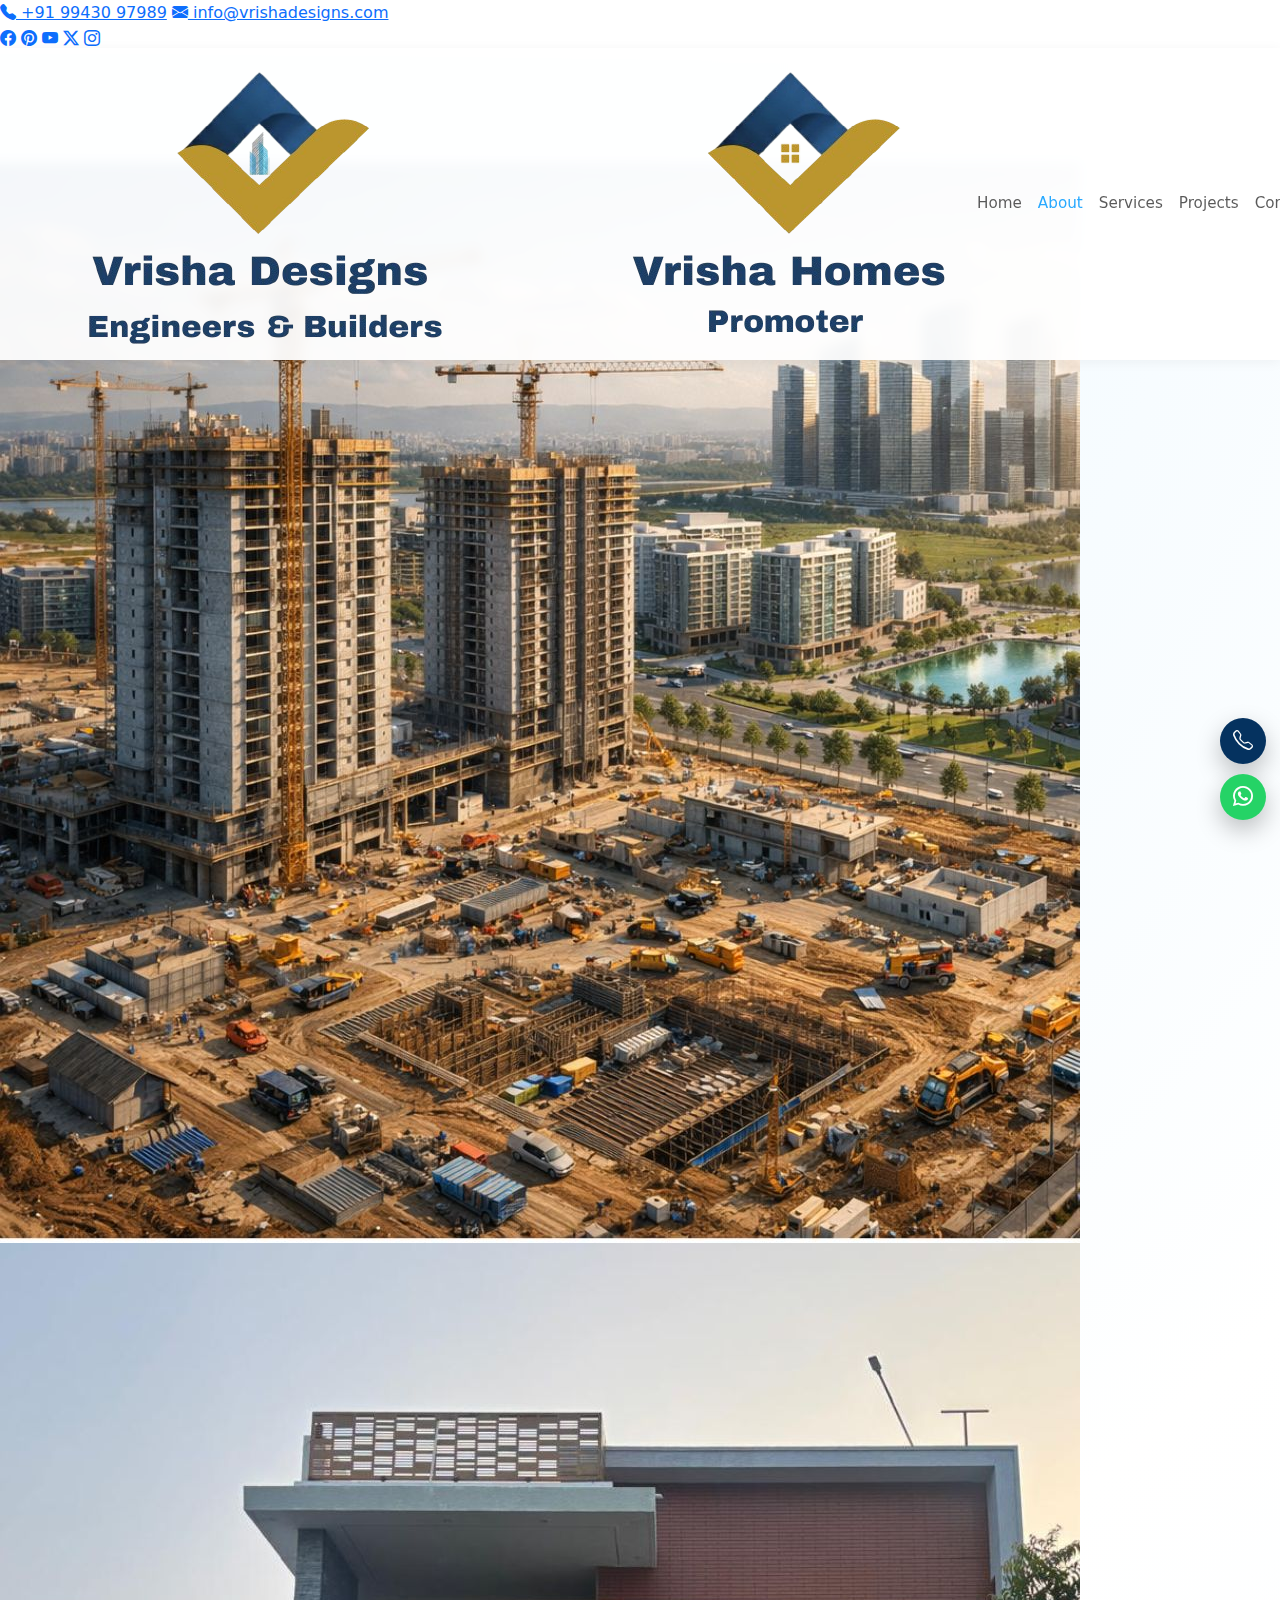
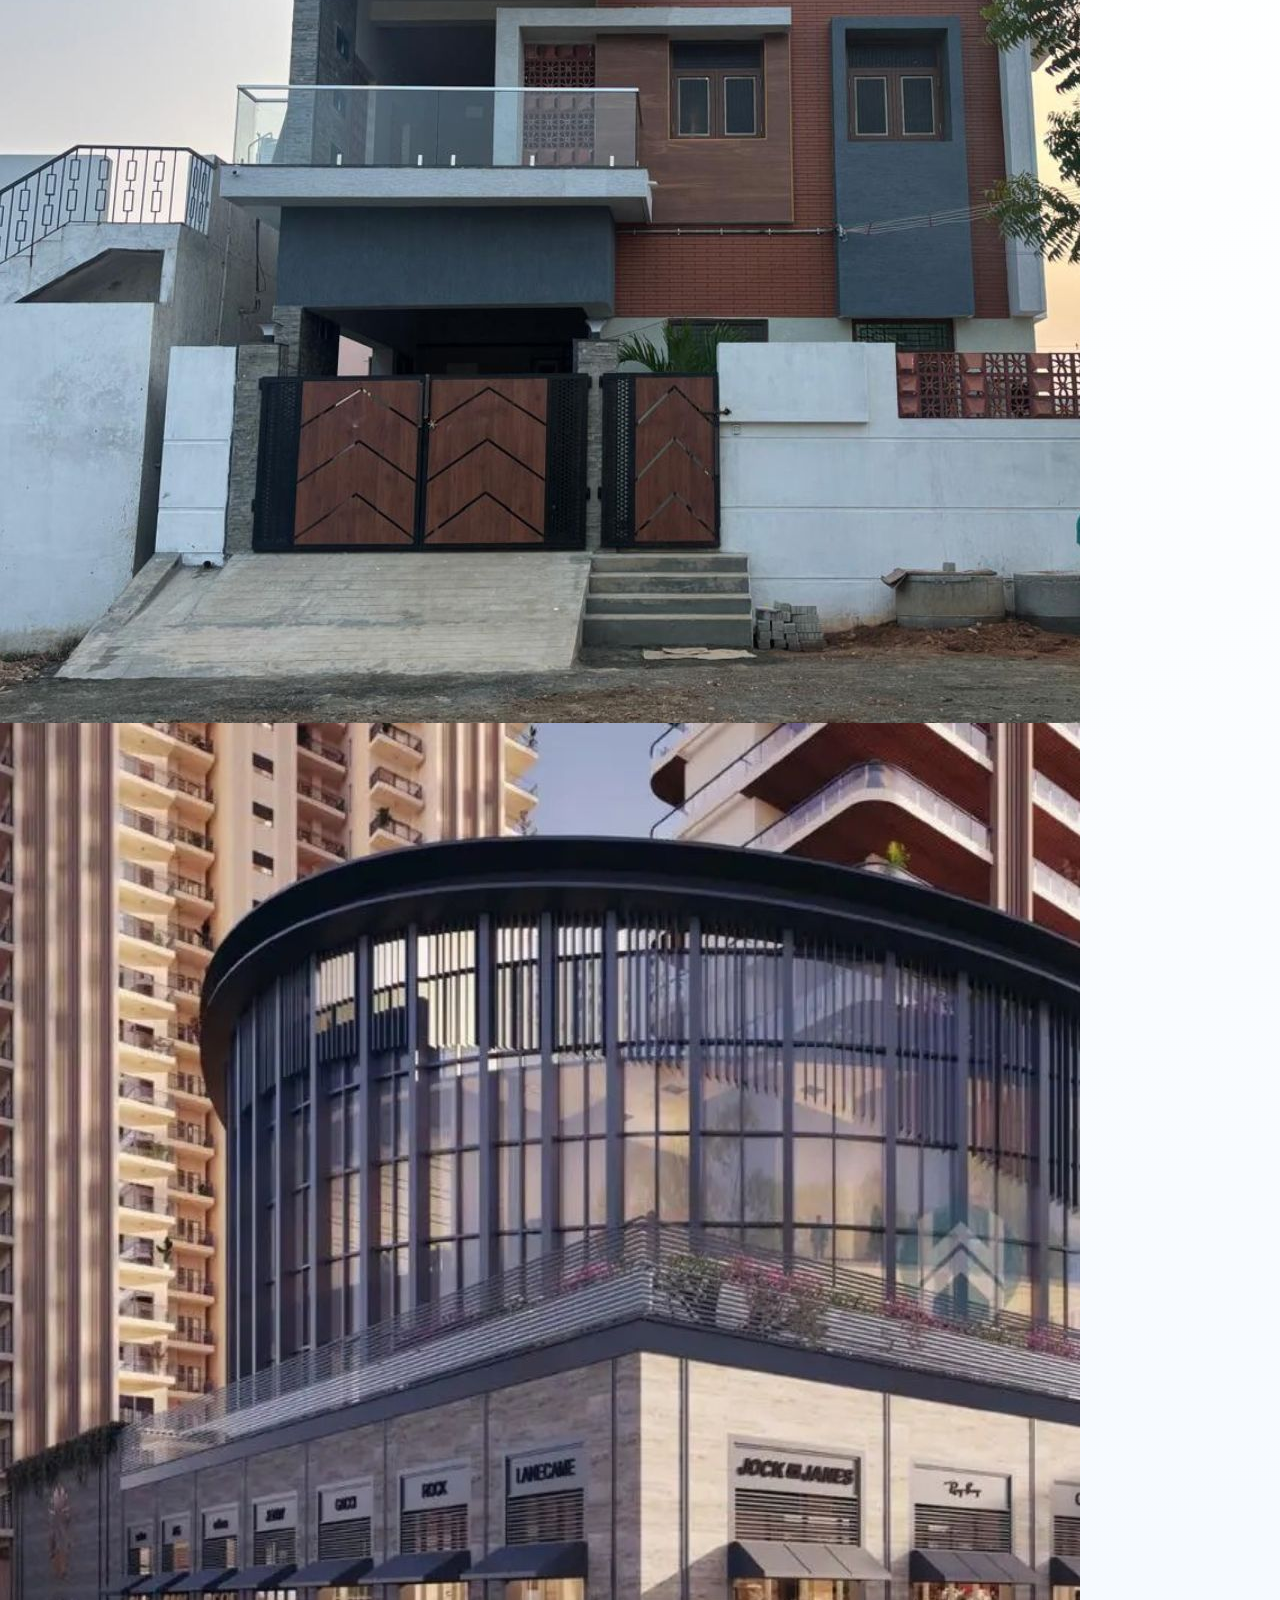
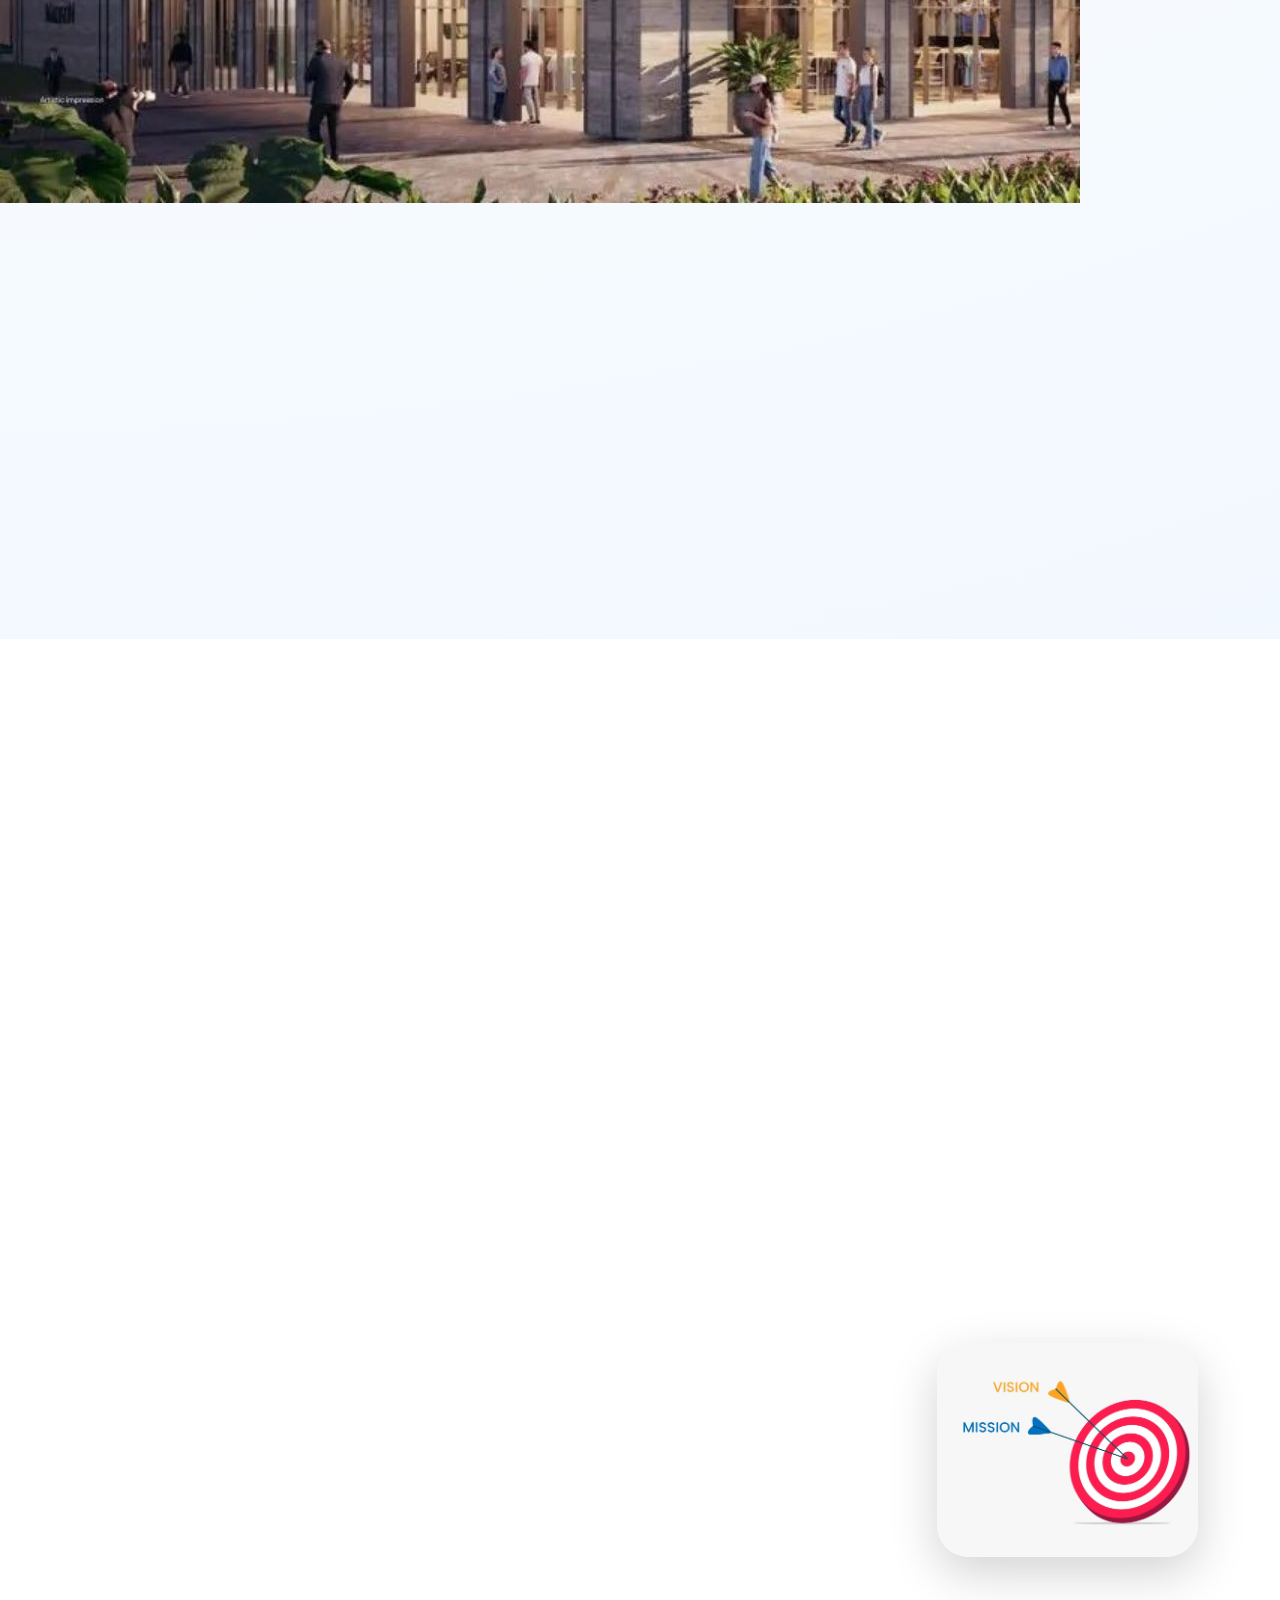
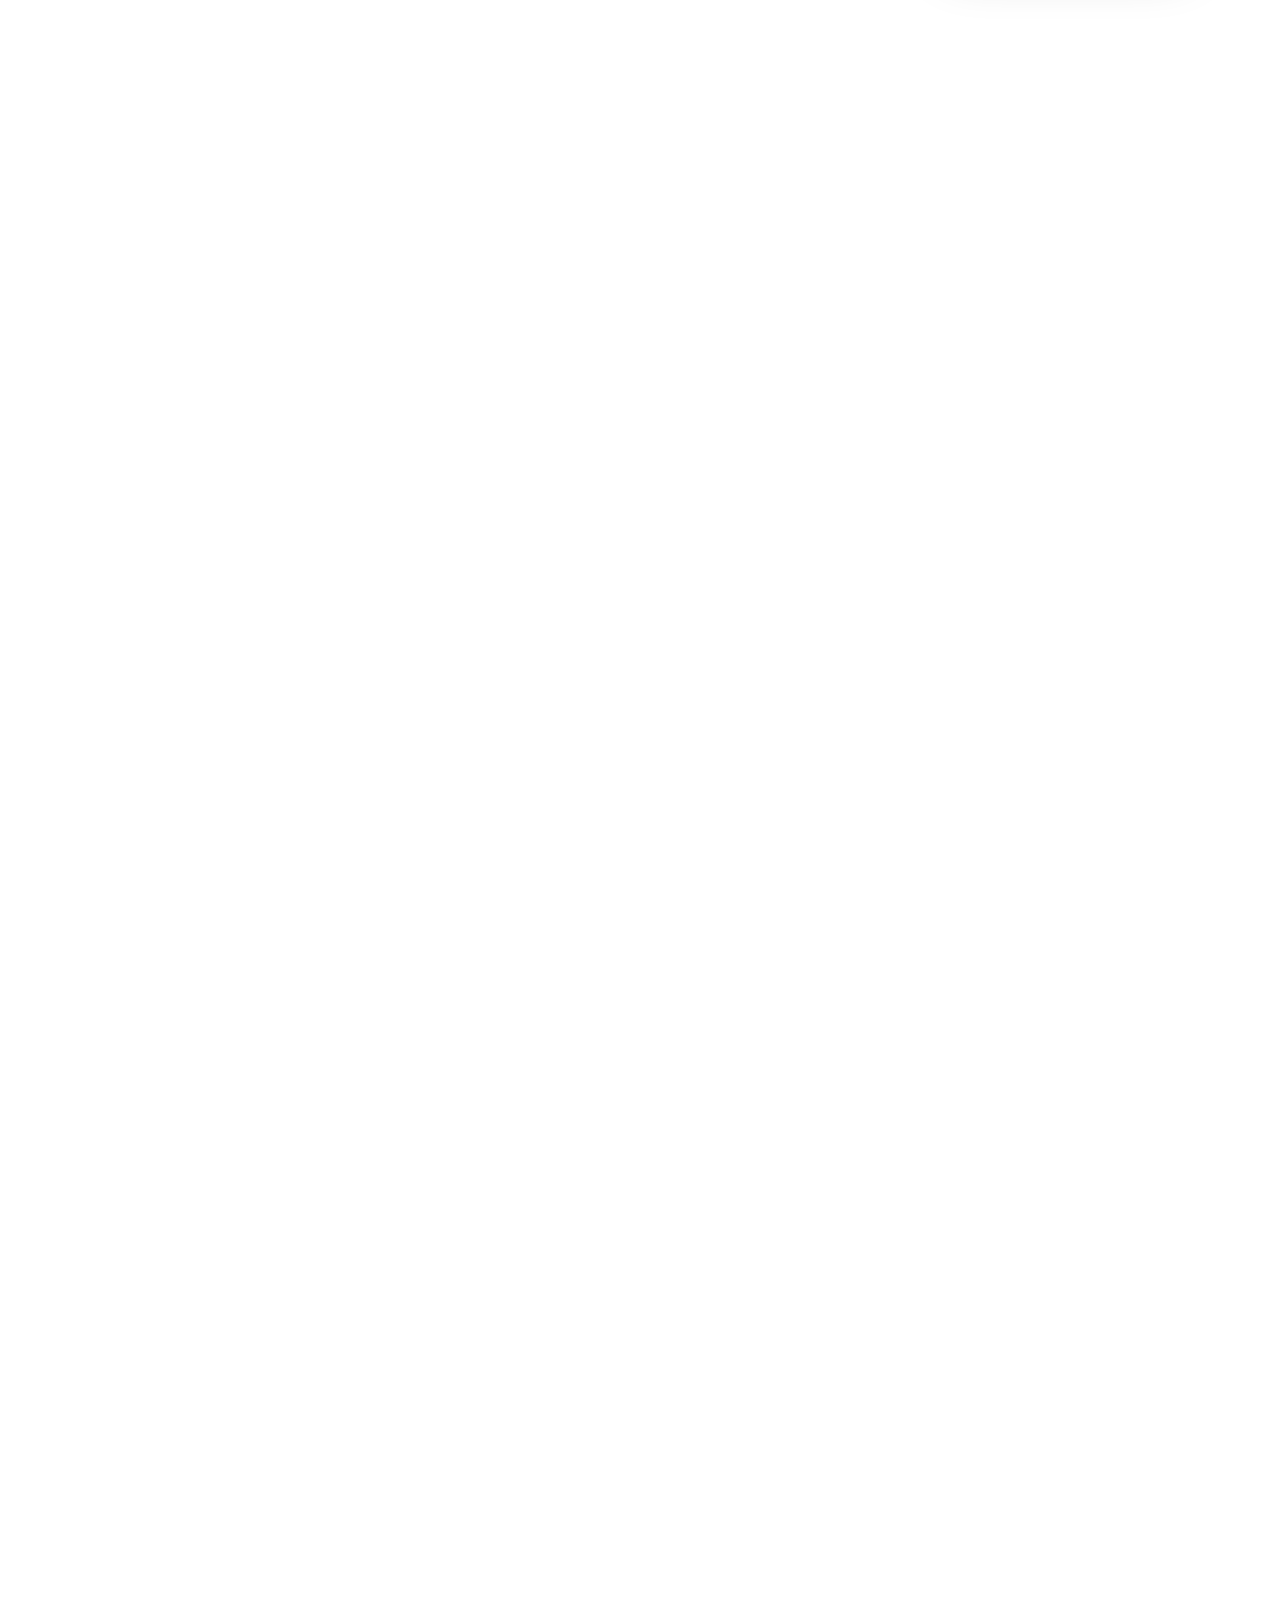
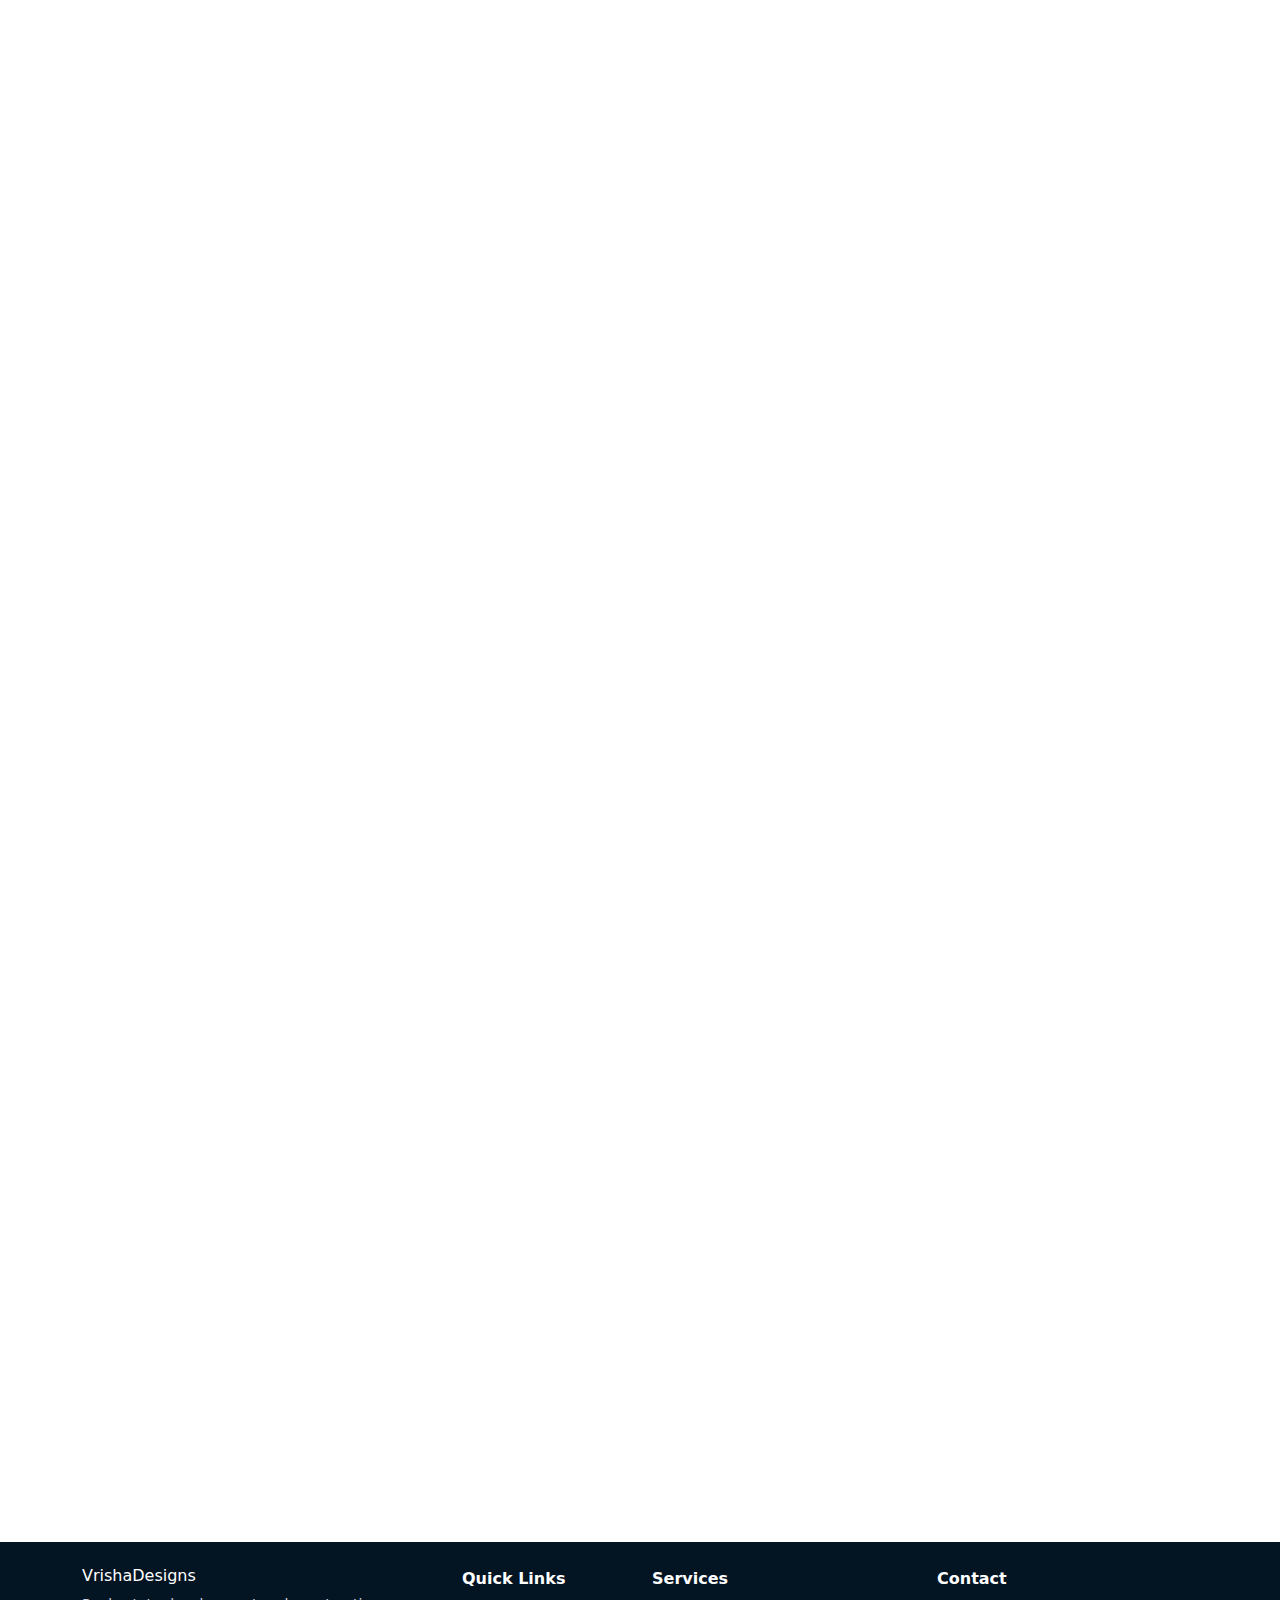
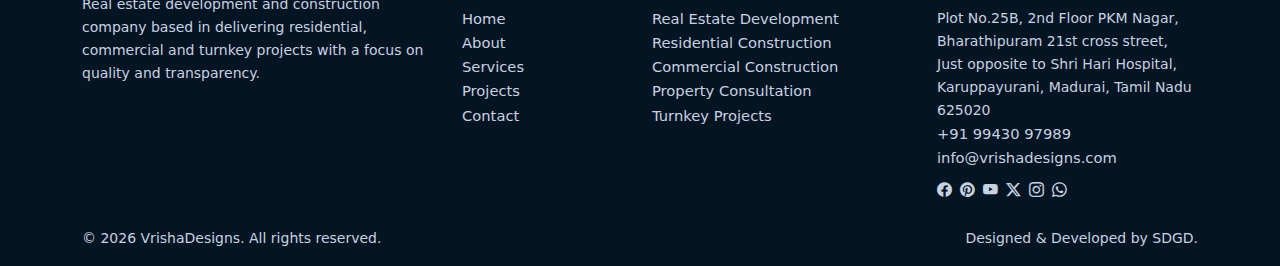
<file: About.html>
<!doctype html>
<html lang="en" style="overflow-x: hidden;">
<head>
  <meta charset="utf-8">
  <meta name="keywords" content="Vrisha Homes & Vrisha Designs">
  <title>About Us | VrishaDesigns – Real Estate & Construction</title>
  <meta name="description" content="Learn about VrishaDesigns, a real estate and construction company. Discover our story, vision, mission, values, journey, certifications and why clients choose us.">
  <meta name="viewport" content="width=device-width, initial-scale=1">

  <!-- Bootstrap 5 -->
  <link href="https://cdn.jsdelivr.net/npm/bootstrap@5.3.3/dist/css/bootstrap.min.css" rel="stylesheet">

  <!-- Bootstrap Icons -->
  <link rel="stylesheet" href="https://cdn.jsdelivr.net/npm/bootstrap-icons@1.11.3/font/bootstrap-icons.css">

  <!-- AOS (Animate On Scroll) [web:48][web:50] -->
  <link rel="stylesheet" href="https://unpkg.com/aos@2.3.4/dist/aos.css"/>
<link rel="stylesheet" href="./assets/style.css">

<!-- Google tag (gtag.js) -->
<script async src="https://www.googletagmanager.com/gtag/js?id=G-Z1BLPBK95D"></script>
<script>
  window.dataLayer = window.dataLayer || [];
  function gtag(){dataLayer.push(arguments);}
  gtag('js', new Date());

  gtag('config', 'G-Z1BLPBK95D');
</script>
</head>
<body>


 <!-- UNIQUE STICKY INFO BAR -->
<!-- ISOLATED TOP INFO BAR -->
<div data-vh-topbar>
  <div data-vh-inner>
    <div data-vh-left>
      <a href="tel:+919943097989"><i class="bi bi-telephone-fill"></i> +91 99430 97989</a>
      <a href="mailto:info@vrishadesigns.com"><i class="bi bi-envelope-fill"></i> info@vrishadesigns.com</a>
    </div>

    <div data-vh-right>
      <a href="https://www.facebook.com/profile.php?id=61585715766804" target="_blank"><i class="bi bi-facebook"></i></a>
      <a href="https://www.pinterest.com/vrishadesigns/" target="_blank"><i class="bi bi-pinterest"></i></a>
      <a href="https://www.youtube.com/@VrishaDesigns" target="_blank"><i class="bi bi-youtube"></i></a>
      <a href="https://x.com/vrisha_Designs" target="_blank"><i class="bi bi-twitter-x"></i></a>
      <a href="https://www.instagram.com/_vrisha_designs_/" target="_blank"><i class="bi bi-instagram"></i></a>
    </div>
  </div>
</div>


<nav class="navbar navbar-expand-lg fixed-top mt-5">
  <div class="container">
    <a class="navbar-brand d-flex align-items-center" href="index.html">
      <div class="logo-block text-center">
    <img src="assets/img/logo3.png"
         alt="Vrisha Homes"
         class="navbar-logo"
        >
  </div>
    </a>
    <button class="navbar-toggler" type="button" data-bs-toggle="collapse" data-bs-target="#mainNav">
      <span class="navbar-toggler-icon"></span>
    </button>
    <div class="collapse navbar-collapse" id="mainNav">
      <ul class="navbar-nav ms-auto mb-2 mb-lg-0">
        <li class="nav-item"><a class="nav-link" href="index.html">Home</a></li>
        <li class="nav-item"><a class="nav-link active" href="About.html">About</a></li>
        <li class="nav-item"><a class="nav-link" href="Services.html">Services</a></li>
        <li class="nav-item"><a class="nav-link" href="Projects.html">Projects</a></li>
        <li class="nav-item"><a class="nav-link" href="Contact.html">Contact</a></li>
      </ul>
    </div>
  </div>
</nav>

<header id="top" class="page-hero">
  <div class="bubble-wrap" aria-hidden="true">
    <div class="bubble"></div><div class="bubble"></div><div class="bubble"></div>
    <div class="bubble"></div><div class="bubble"></div><div class="bubble"></div>
  </div>
  <!-- Sliding background images (visual only) -->
  <div class="about-bg" aria-hidden="true">
    <div class="about-slide">
      <img src="assets/img/home/1.jpg" alt="About slide 1">
      <img src="assets/img/home/2.jpg" alt="About slide 2">
      <img src="assets/img/home/3.jpg" alt="About slide 3">
    </div>
  </div>

  <div class="container position-relative">
    <div class="row align-items-center g-4">
      <div class="col-lg-7" data-aos="fade-right">
        <div class="bg-glass p-4">
          <div class="page-badge">About VrishaDesigns</div>
          <h1 class="mt-3">Building with honesty, care and long‑term vision.</h1>
          <p class="mt-3">
            Vrisha Designs is an end-to-end construction and civil engineering service provider specializing in construction, 
            MEP services, and integrated facility management. We deliver projects across commercial, residential, 
            infrastructure and industrial sectors in Tamil Nadu.
          </p>
        </div>
      </div>
      <div class="col-lg-5" data-aos="fade-left">
        <div class="overview-card">
          <p class="small mb-2 text-muted">Quick snapshot</p>
          <div class="row g-3">
            <div class="col-6">
              <h2 class="h4 mb-0">On-Site Expertise</h2>
              <p class="small mb-0 text-muted">Practical knowledge gained through direct project involvement.</p>
            </div>
            <div class="col-6">
              <h2 class="h4 mb-0">End‑to‑End</h2>
              <p class="small mb-0 text-muted">From planning to handover under one roof.</p>
            </div>
          </div>
        </div>
      </div>
    </div>
  </div> 
</header>

<!-- Company Overview -->
<section id="overview">
  <div class="container">
    <div class="row g-4 align-items-center">
      <div class="col-lg-6" data-aos="fade-up">
        <h2 class="section-title">Company Overview</h2>
        <p class="mt-3">
          Vrisha Designs is a leading provider of construction and MEP services in Tamil Nadu. 
          We are committed to providing our clients with the highest quality services possible.
        </p>
        <p>
          Vrisha Designs founded in 2023 under the name of <strong>Vrisha Homes-Best Villa</strong> 
          a trusted villa builder. aspires to create unique spaces that transform the city’s landscape. 
          A venture of professionals who are passionate about making a difference, Vrisha Homes encourages 
          innovative and creative ideas. With its emphasis on customer-centricity, scrupulous ethics and a 
          dedication to evolving environment-friendly technology, Vrisha Homes remains a cut above the rest.
        </p>
      </div>
      <div class="col-lg-6" data-aos="fade-up" data-aos-delay="80">
        <div class="overview-card">
          <div class="row g-3 small">
            <div class="col-6">
              <strong>What VrishaDesigns does</strong>
              <p class="mb-0">Real estate development, full‑scale construction, property consultation and turnkey delivery.</p>
            </div>
            <div class="col-6">
              <strong>Who VrishaDesigns serves</strong>
              <p class="mb-0">Home owners, investors and businesses looking to build or invest.</p>
            </div>
            <div class="col-12">
              <strong>How VrishaDesigns works</strong>
              <p class="mb-0">A structured process from planning, approvals and budgeting to on‑site execution and handover.</p>
            </div>
          </div>
        </div>
      </div>
    </div>
  </div>
</section>

<!-- Vision & Mission -->
<section id="vision-mission">
  <div class="container">
    <div class="row g-4">
      <div class="col-12" data-aos="fade-right">
        <h2 class="section-title">Vision &amp; Mission</h2>
        <p class="mt-3">
          Clear direction helps VrishaDesigns deliver consistent results on every real estate and construction engagement.
        </p>
      </div>

      <div class="col-lg-9">
        <div class="row g-3">
          <div class="col-lg-6" data-aos="zoom-in">
            <div class="vm-pair d-flex align-items-stretch gap-3">
              <div class="vm-card">
                <h3 class="h6">Vision</h3>
                <p class="small mb-0">
                  To create a culture within our company that will in turn create quality-minded employees and then top-quality performance. We will seek to DELIGHT our customers.
                </p>
              </div>
              <div class="vm-highlight">
                <h4>VISION</h4>
                <p class="small mb-3">By integrating our total quality process throughout our firm, we will become the premier provider of construction services, and our customers will be astounded.</p>
                <a href="Contact.html" class="btn btn-sm">CONTACT US</a>
              </div>
            </div>
          </div>

          <div class="col-lg-6" data-aos="zoom-in" data-aos-delay="100">
            <div class="vm-pair d-flex align-items-stretch gap-3">
              <div class="vm-card">
                <h3 class="h6">Mission</h3>
                <p class="small mb-0">
                  To excel as a global-standard CONSTRUCTION ENGINEERING COMPANY providing Total Business Solutions through Quality Products, Systems and Services in the Construction industry.
                </p>
              </div>
              <div class="vm-highlight">
                <h4>MISSION</h4>
                <p class="small mb-3">By achieving self-reliance in Construction of Residential, Commercial, Industrial and Institutional buildings.</p>
                <a href="Contact.html" class="btn btn-sm">CONTACT US</a>
              </div>
            </div>
          </div>

        </div>
      </div>

      <div class="col-lg-3">
         <img class="img-fluid rounded-5 shadow-lg" src="./assets/img/mv.jpeg" alt="">
      </div>
    </div>
  </div>
</section>

<!-- Founder / Management Message -->
<section id="founder" class="py-5">
  <div class="container d-flex flex-column align-items-center">
    <!--founder card-->
    <div class="row g-4 align-items-center" style="justify-content: center;">
     
      <!-- Founder Message -->
    <div class="col-lg-5" data-aos="fade-right">
      <div class="text-center">
        <h2 class="section-title">Founder’s Message</h2>
        <p class="mt-3">
          A personal note from VrishaDesigns leadership explains the mindset behind every decision on site.
        </p>
      </div>
     </div><br>
      <div class="col-lg-7 mb-4" data-aos="fade-left">
        <div class="founder-card p-4 border rounded shadow-sm text-center">
          <div class="d-flex align-items-center gap-3 mb-3">
            <div class="founder-photo">
              <i class="bi bi-person"></i>
            </div>
            <div>
              <h3 class="h6 mb-0">Founder / Managing Partner</h3>
              <p class="small mb-0 text-muted">Vrisha Designs</p>
            </div>
          </div>
          <p class="small mb-2">
            “Vrisha designs / Vrish Homes was founded, by <strong>Mr. G. VINAYAGAMANI</strong>, in the
            year 2023 with a singular aim to provide world class infrastructure and construction
            services in the Govt. and Private sectors. The founder has over <strong> 21 years of experience</strong>
            in this industry and over the years has undertaken and successfully completed construction
            of several landmark buildings and infrastructure projects across <strong>India</strong>.”
          </p>
          <p class="small mb-0">
            “Few of his key accomplishments are the construction of TVS Emerald Light House high rise apartments, 
            TVS Emerald-Aaranya Premium Villas-Chennai, Phoenix Mall-Palladium Construction-Chennai, Crest one High 
            Rise apartment-Phoenix market city, Chennai, Indiabulls -Green High rise apartments, CCCL-Mahindra Commercial 
            Complex at Mahindra city, Sobha- Construction of software development block for Infosys at Pune.”
          </p>
        </div>
      </div>
    </div>
  </div>
</section>

<!-- Our Values -->
<section id="values">
  <div class="container">
    <div class="text-center mb-4" data-aos="fade-up">
      <h2 class="section-title">Our Values</h2>
      <p class="mt-2">
        Core principles that guide VrishaDesigns across design tables, approval desks and project sites.
      </p>
    </div>
    <div class="row g-3">
      <div class="col-md-4" data-aos="fade-up">
        <div class="value-pill">
          <div class="value-icon"><i class="bi bi-shield-check"></i></div>
          <h3 class="h6 mb-1">Integrity</h3>
          <p class="small mb-0">Transparent communication, clear documentation and realistic commitments on timelines and budgets.</p>
        </div>
      </div>
      <div class="col-md-4" data-aos="fade-up" data-aos-delay="70">
        <div class="value-pill">
          <div class="value-icon"><i class="bi bi-bricks"></i></div>
          <h3 class="h6 mb-1">Quality</h3>
          <p class="small mb-0">Attention to structural strength, workmanship and material selection on every project component.</p>
        </div>
      </div>
      <div class="col-md-4" data-aos="fade-up" data-aos-delay="140">
        <div class="value-pill">
          <div class="value-icon"><i class="bi bi-people"></i></div>
          <h3 class="h6 mb-1">Client Focus</h3>
          <p class="small mb-0">Listening to requirements, sharing updates and keeping clients informed at each phase.</p>
        </div>
      </div>
    </div>
  </div>
</section>

<!-- Our Journey / Timeline -->
<section id="journey">
  <div class="container">
    <div class="row g-4">
      <div class="col-lg-5" data-aos="fade-right">
        <h2 class="section-title">Our Journey</h2>
        <p class="mt-3">
          VrishaDesigns has grown step by step, adding experience across residential, commercial and turnkey work.
        </p>

        <img class="img-fluid rounded-5 shadow-lg p-3" src="./assets/img/oj.jpeg" alt="">
      </div>
      <div class="col-lg-7" data-aos="fade-left">
        <ul class="timeline small">
          <li class="timeline-item">
            <span class="timeline-dot"></span>
            <div>
              <div class="timeline-year">2023</div>
              <h3 class="h6 mb-1">Founded as Vrisha Homes (villa specialist)</h3>
              <p class="mb-0">The company started in Madurai in 2023 as <strong>Vrisha Homes</strong>, focusing on villa construction and design; it later expanded into broader construction, MEP and integrated facility management services as VrishaDesigns.</p>
            </div>
          </li>
          <li class="timeline-item">
            <span class="timeline-dot"></span>
            <div>
              <div class="timeline-year">2025</div>
              <h3 class="h6 mb-1">Construction Established</h3>
              <p class="mb-0">
                We have successfully achieved our first milestone by completing 
                <strong>25,000</strong> square feet of construction across various sectors over the last 
                <strong>2 years</strong>.
              </p>
            </div>
          </li>
          <li class="timeline-item">
            <span class="timeline-dot"></span>
            <div>
              <div class="timeline-year">Expansion</div>
              <h3 class="h6 mb-1">Entry into commercial work</h3>
              <p class="mb-0">VrishaDesigns extends capabilities to offices, retail spaces and mixed‑use developments.</p>
            </div>
          </li>
          <li class="timeline-item">
            <span class="timeline-dot"></span>
            <div>
              <div class="timeline-year">Turnkey</div>
              <h3 class="h6 mb-1">Turnkey project delivery</h3>
              <p class="mb-0">Clients can now rely on VrishaDesigns from concept drawings to final handover through a single team.</p>
            </div>
          </li>
        </ul>
      </div>
    </div>
  </div>
</section>

<!-- Certifications & Registrations -->
<section id="certifications">
  <div class="container">
    <div class="text-center mb-4" data-aos="fade-up">
      <h2 class="section-title">Certifications &amp; Registrations</h2>
      <p class="mt-2">
        Formal registrations and compliance help VrishaDesigns operate projects in an organised, accountable manner.
      </p>
    </div>
    <div class="row g-3">
      <div class="col-md-4" data-aos="zoom-in">
        <div class="cert-card">
          <div class="cert-icon"><i class="bi bi-file-earmark-text"></i></div>
          <div>
            <strong class="small d-block">Business Registration</strong>
            <span class="small text-muted">Registered construction and real estate entity.</span>
          </div>
        </div>
      </div>
      <div class="col-md-4" data-aos="zoom-in" data-aos-delay="80">
        <div class="cert-card">
          <div class="cert-icon"><i class="bi bi-building-check"></i></div>
          <div>
            <strong class="small d-block">Local Approvals</strong>
            <span class="small text-muted">Projects planned in line with applicable local body norms.</span>
          </div>
        </div>
      </div>
      <div class="col-md-4" data-aos="zoom-in" data-aos-delay="160">
        <div class="cert-card">
          <div class="cert-icon"><i class="bi bi-award"></i></div>
          <div>
            <strong class="small d-block">Quality Mindset</strong>
            <span class="small text-muted">Internal checklists and processes for material and workmanship quality.</span>
          </div>
        </div>
      </div>
    </div>
  </div>
</section>

<!-- Why Choose Our Company -->
<section id="why-us">
  <div class="container">
    <div class="row g-4 align-items-center">
      <div class="col-lg-5" data-aos="fade-right">
        <h2 class="section-title">Why Choose VrishaDesigns</h2>
        <p class="mt-3">
          Clients choose VrishaDesigns for a mix of local understanding, structured processes and straightforward communication.
        </p>
          <img class="img-fluid rounded-5 shadow-lg" src="./assets/img/why.png" alt="">
      </div>
      <div class="col-lg-7" data-aos="fade-left">
        <div class="row">
          <div class="col-md-6">
            <div class="why-item">
              <div class="why-icon"><i class="bi bi-check-lg"></i></div>
              <div>
                <strong>Customer Satisfaction</strong>
                <p class="small mb-0">The corner stone of Vrisha Designs philosophy which has helped us attain an exclusive customer base across the country.
                  The underlying factor behind the growth of our organization has been the trust our customers have reposed in us.
                </p>
              </div>
            </div>
            <div class="why-item">
              <div class="why-icon"><i class="bi bi-check-lg"></i></div>
              <div>
                <strong>Structured process</strong>
                <p class="small mb-0">Clear phases from planning and approvals to construction and handover.</p>
              </div>
            </div>
          </div>
          <div class="col-md-6">
            <div class="why-item">
              <div class="why-icon"><i class="bi bi-check-lg"></i></div>
              <div>
                <strong>Transparent dialogue</strong>
                <p class="small mb-0">Open discussions on budget, materials and timelines before and during execution.</p>
              </div>
            </div>
            <div class="why-item">
              <div class="why-icon"><i class="bi bi-check-lg"></i></div>
              <div>
                <strong>End‑to‑end support</strong>
                <p class="small mb-0">Support for design, construction, modifications and post‑handover queries.</p>
              </div>
            </div>
          </div>
        </div>
        <a href="Contact.html" class="btn btn-outline-primary btn-sm mt-3">Discuss your project</a>
      </div>
    </div>
  </div>
</section>


<footer class="mt-5 pt-4 pb-3">
  <div class="container">
    <div class="row gy-4">
      <div class="col-md-4">
        <h3 class="h6 text-white mb-2">VrishaDesigns</h3>
        <p class="small mb-2">
          Real estate development and construction company based in delivering residential, commercial and turnkey projects with a focus on quality and transparency.
        </p>
      </div>
      <div class="col-md-2">
        <div class="footer-title">Quick Links</div>
        <ul class="list-unstyled small mb-0">
          <li><a href="index.html">Home</a></li>
          <li><a href="About.html">About</a></li>
          <li><a href="Services.html">Services</a></li>
          <li><a href="Projects.html">Projects</a></li>
          <li><a href="Contact.html">Contact</a></li>
        </ul>
      </div>
      <div class="col-md-3">
        <div class="footer-title">Services</div>
        <ul class="list-unstyled small mb-0">
          <li><a href="Services.html">Real Estate Development</a></li>
          <li><a href="Services.html">Residential Construction</a></li>
          <li><a href="Services.html">Commercial Construction</a></li>
          <li><a href="Services.html">Property Consultation</a></li>
          <li><a href="Services.html">Turnkey Projects</a></li>
        </ul>
      </div>
      <div class="col-md-3">
        <div class="footer-title">Contact</div>
        <ul class="list-unstyled small mb-2">
          <li>Plot No.25B, 2nd Floor PKM Nagar, Bharathipuram 21st cross street, Just opposite to Shri Hari Hospital, Karuppayurani, Madurai, Tamil Nadu 625020</li>
          <li><a href="tel:+919943097989">+91 99430 97989</a></li>
          <li><a href="mailto:info@vrishadesigns.com">info@vrishadesigns.com</a></li>
        </ul>
        <div class="d-flex gap-2">
          <a href="https://www.facebook.com/profile.php?id=61585715766804" aria-label="Facebook" target="_blank"><i class="bi bi-facebook"></i></a>
          <a href="https://www.pinterest.com/vrishadesigns/" aria-label="Pinterest" target="_blank"><i class="bi bi-pinterest"></i></a>
          <a href="https://www.youtube.com/@VrishaDesigns" aria-label="Youtube" target="_blank"><i class="bi bi-youtube"></i></a>
          <a href="https://x.com/vrisha_Designs" aria-label="X" target="_blank"><i class="bi bi-twitter-x"></i></a>
          <a href="https://www.instagram.com/_vrisha_designs_/" target="_blank" aria-label="Instagram"><i class="bi bi-instagram"></i></a>
          <a href="https://wa.me/+919943097989" target="_blank" rel="noopener" aria-label="WhatsApp"><i class="bi bi-whatsapp"></i></a>
          <!-- <a href="#" aria-label="LinkedIn" target="_blank"><i class="bi bi-linkedin"></i></a> -->
        </div>
      </div>
    </div>

    <div class="row mt-4 align-items-center">
      <div class="col-md-6">
        <p class="small mb-0">© <span id="year"></span> VrishaDesigns. All rights reserved.</p>
      </div>
      <div class="col-md-6 text-md-end small">
        Designed &amp; Developed by SDGD.
      </div>
    </div>
  </div>
</footer>

<!-- Sticky Call + WhatsApp Buttons -->
<div class="floating-buttons ">
  <a href="tel:+919943097989" class="floating-btn call" aria-label="Call VrishaDesigns">
    <i class="bi bi-telephone"></i>
  </a>
  <a href="https://wa.me/+919943097989" target="_blank" rel="noopener" class="floating-btn wa" aria-label="WhatsApp VrishaDesigns">
    <i class="bi bi-whatsapp"></i>
  </a>
</div>

<!-- Mobile bottom nav -->
<nav class="mobile-nav">
  <a href="index.html" ><i class="bi bi-house"></i>Home</a>
  <a href="About.html" class="active"><i class="bi bi-people"></i>About</a>
  <a href="Services.html"><i class="bi bi-grid"></i>Services</a>
  <a href="Projects.html"><i class="bi bi-columns"></i>Projects</a>
  <a href="Contact.html"><i class="bi bi-envelope"></i>Contact</a>
</nav>

<!-- Scripts -->
<script src="https://cdn.jsdelivr.net/npm/bootstrap@5.3.3/dist/js/bootstrap.bundle.min.js"></script>
<script src="https://unpkg.com/aos@2.3.4/dist/aos.js"></script>
<script src="assets/app.js"></script>

<script>
  // Init AOS animations [web:48][web:55]
  AOS.init({
    duration: 750,
    once: true,
    offset: 120,
    easing: 'ease-out-cubic'
  });
</script>
</body>
</html>
</file>
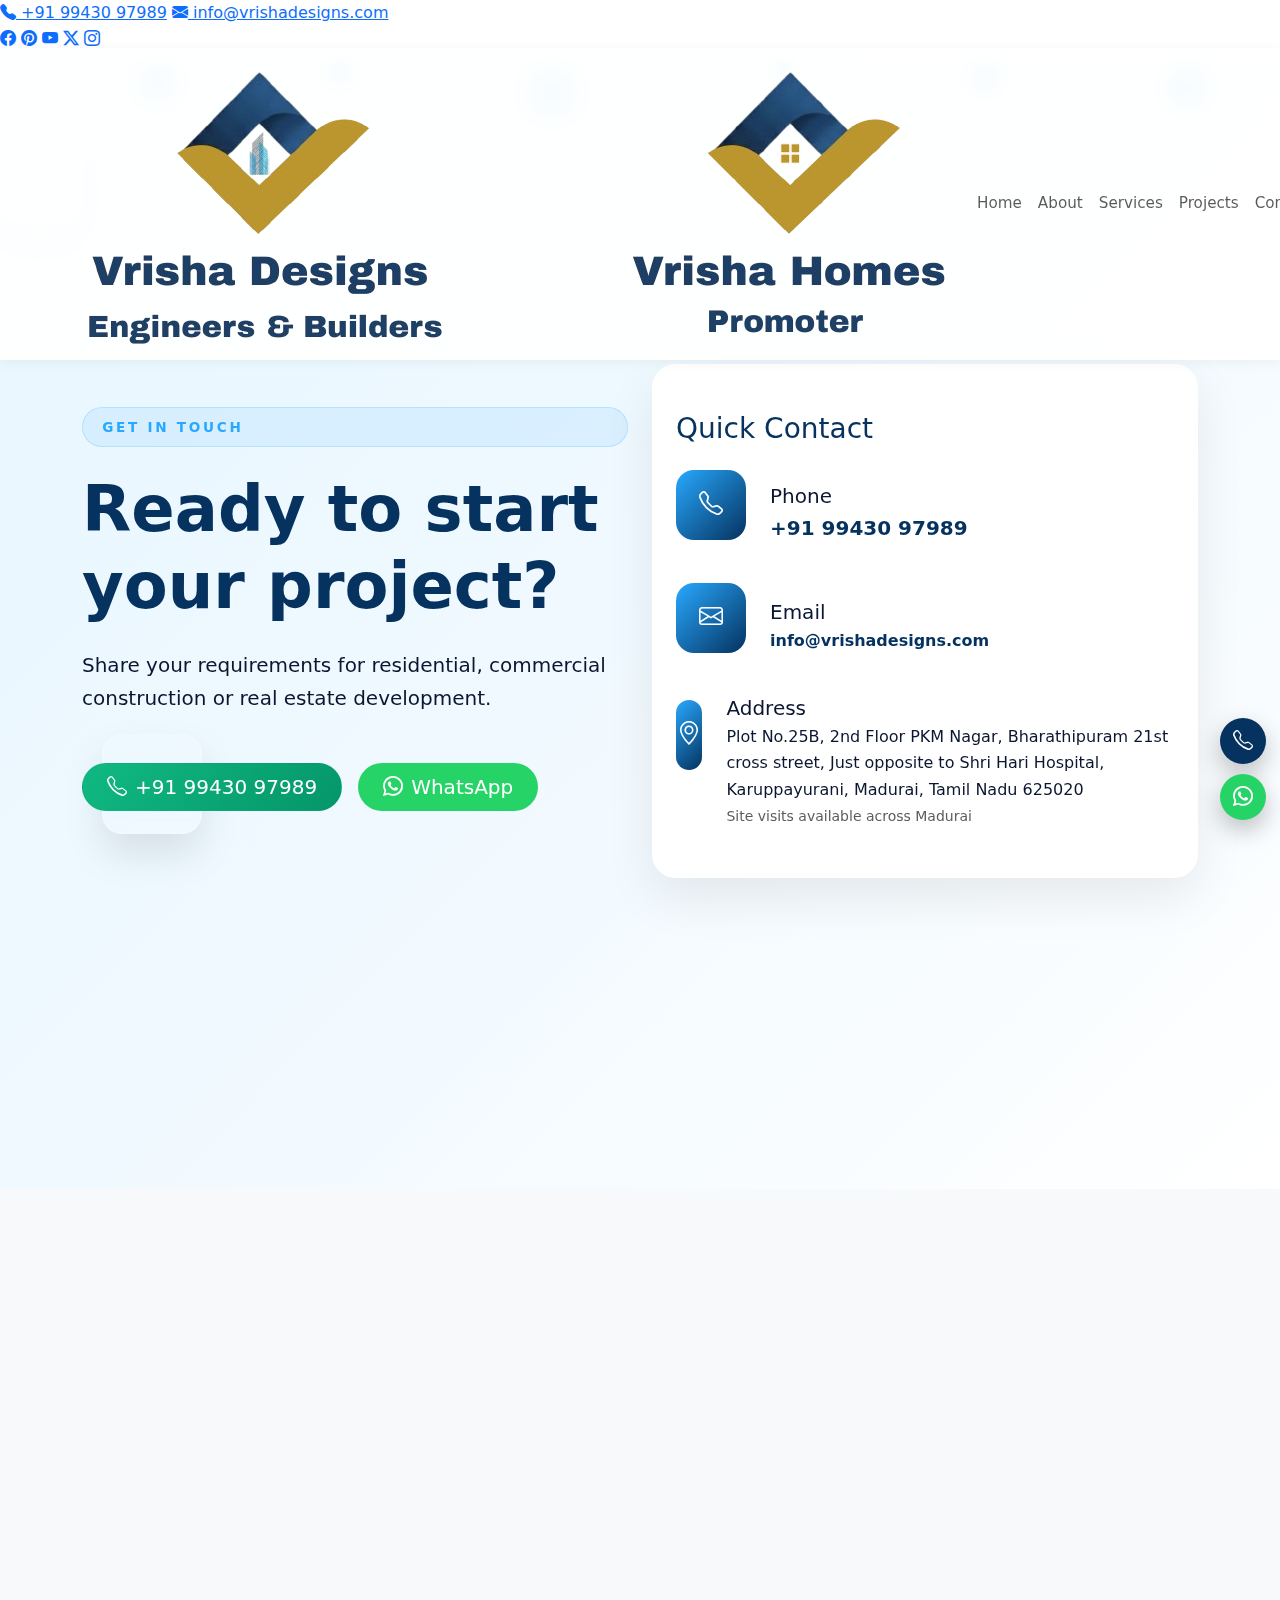
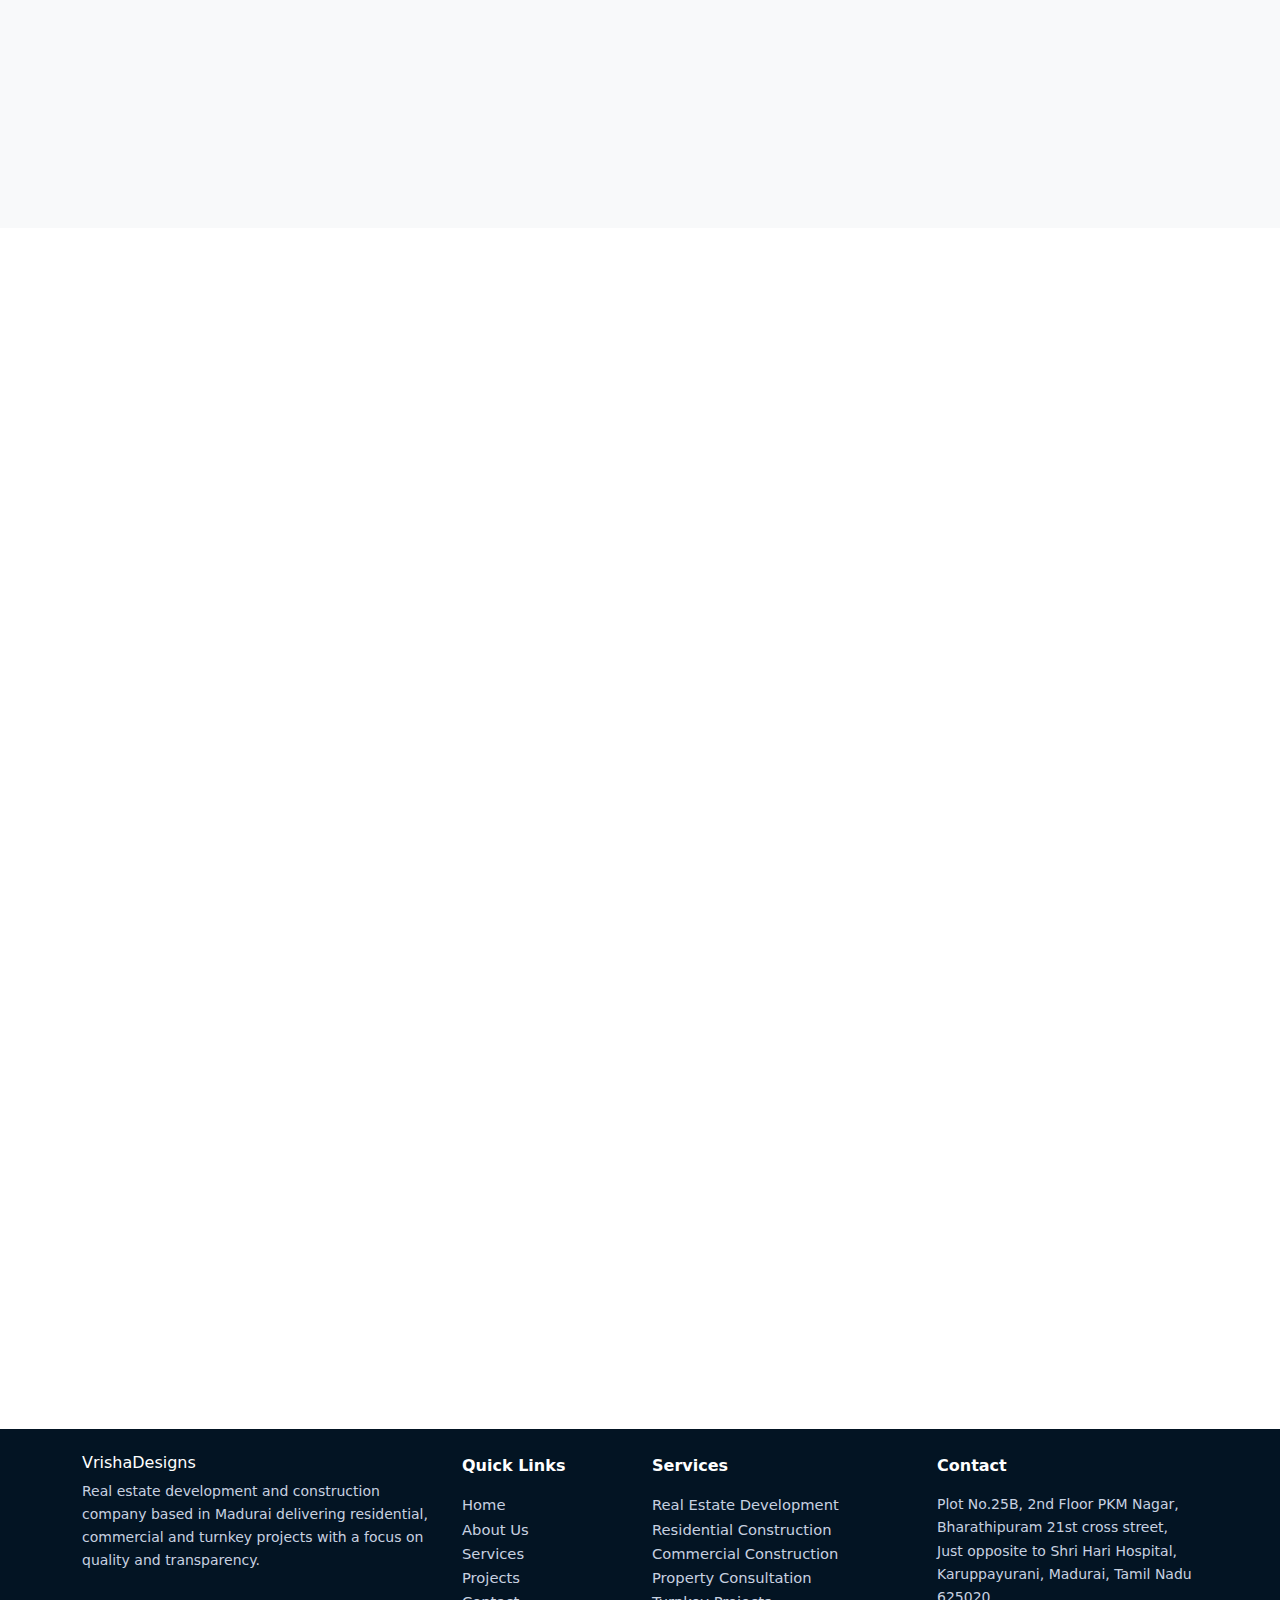
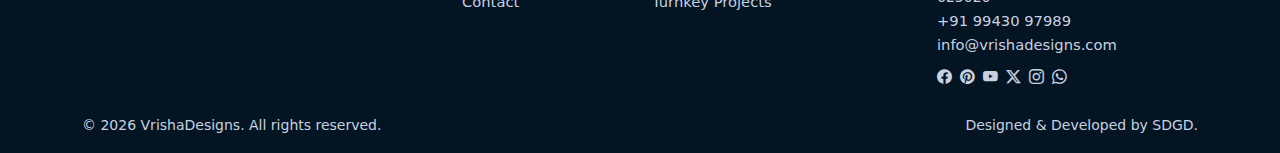
<file: Contact.html>
<!doctype html>
<html lang="en" style="overflow-x: hidden;">
<head>
  <meta charset="utf-8">
  <meta name="keywords" content="Vrisha Homes & Vrisha Designs">
  <title>Contact Us | VrishaDesigns – Real Estate & Construction</title>
  <meta name="description" content="Contact VrishaDesigns for real estate and construction enquiries. Phone: +91 99430 97989 | Get project quotes, site visits, and property consultations.">
  <meta name="viewport" content="width=device-width, initial-scale=1">

  <!-- Bootstrap 5 -->
  <link href="https://cdn.jsdelivr.net/npm/bootstrap@5.3.3/dist/css/bootstrap.min.css" rel="stylesheet">
  <link rel="stylesheet" href="https://cdn.jsdelivr.net/npm/bootstrap-icons@1.11.3/font/bootstrap-icons.css">
  
  <!-- AOS -->
  <link rel="stylesheet" href="https://unpkg.com/aos@2.3.4/dist/aos.css"/>
<link rel="stylesheet" href="./assets/style.css">
<!-- Google tag (gtag.js) -->
<script async src="https://www.googletagmanager.com/gtag/js?id=G-Z1BLPBK95D"></script>
<script>
  window.dataLayer = window.dataLayer || [];
  function gtag(){dataLayer.push(arguments);}
  gtag('js', new Date());

  gtag('config', 'G-Z1BLPBK95D');
</script>
</head>
<body>


 <!-- UNIQUE STICKY INFO BAR -->
<!-- ISOLATED TOP INFO BAR -->
<div data-vh-topbar>
  <div data-vh-inner>
    <div data-vh-left>
      <a href="tel:+919943097989"><i class="bi bi-telephone-fill"></i> +91 99430 97989</a>
      <a href="mailto:info@vrishadesigns.com"><i class="bi bi-envelope-fill"></i> info@vrishadesigns.com</a>
    </div>

    <div data-vh-right>
      <a href="https://www.facebook.com/profile.php?id=61585715766804" target="_blank"><i class="bi bi-facebook"></i></a>
      <a href="https://www.pinterest.com/vrishadesigns/" target="_blank"><i class="bi bi-pinterest"></i></a>
      <a href="https://www.youtube.com/@VrishaDesigns" target="_blank"><i class="bi bi-youtube"></i></a>
      <a href="https://x.com/vrisha_Designs" target="_blank"><i class="bi bi-twitter-x"></i></a>
      <a href="https://www.instagram.com/_vrisha_designs_/" target="_blank"><i class="bi bi-instagram"></i></a>
    </div>
  </div>
</div>


<!-- Navbar -->
<nav class="navbar navbar-expand-lg fixed-top mt-5">
  <div class="container">
    <a class="navbar-brand d-flex align-items-center" href="index.html">
      <div class="logo-block text-center">
    <img src="assets/img/logo3.png"
         alt="Vrisha Homes"
         class="navbar-logo"
        >
  </div>
    </a>
    <button class="navbar-toggler" type="button" data-bs-toggle="collapse" data-bs-target="#navbarNav">
      <span class="navbar-toggler-icon"></span>
    </button>
    <div class="collapse navbar-collapse" id="navbarNav">
      <ul class="navbar-nav ms-auto mb-2 mb-lg-0">
        <li class="nav-item"><a class="nav-link" href="index.html">Home</a></li>
        <li class="nav-item"><a class="nav-link" href="About.html">About</a></li>
        <li class="nav-item"><a class="nav-link" href="Services.html">Services</a></li>
        <li class="nav-item"><a class="nav-link" href="Projects.html">Projects</a></li>
        <li class="nav-item"><a class="nav-link active" href="Contact.html">Contact</a></li>
      </ul>
    </div>
  </div>
</nav>

<!-- Animated Hero Section -->
<section class="contact-hero" id="top">
  <!-- Animated Background -->
  <div class="particles-bg">
    <div class="particle"></div><div class="particle"></div><div class="particle"></div>
    <div class="particle"></div><div class="particle"></div><div class="particle"></div>
  </div>
  
  <!-- Floating Cards -->
  <div class="floating-card" data-aos="fade-up"><i class="bi bi-house-door" style="font-size:2rem;color:#fff;"></i></div>
  <div class="floating-card" data-aos="fade-up" data-aos-delay="500"><i class="bi bi-building" style="font-size:2rem;color:#fff;"></i></div>
  <div class="floating-card" data-aos="fade-up" data-aos-delay="1000"><i class="bi bi-geo-alt" style="font-size:2rem;color:#fff;"></i></div>

  <div class="container py-5 position-relative">
    <div class="row align-items-center min-vh-100">
      <div class="col-lg-6" data-aos="fade-right">
        <div class="hero-content">
          <div class="contact-badge mb-4">Get In Touch</div>
          <h1 class="mb-4">Ready to start your project?</h1>
          <p class="lead mb-5">
            Share your requirements for residential, commercial construction or real estate development. 
          </p>
          <div class="d-flex gap-3 mb-4">
            <a href="tel:+919943097989" class="btn btn-lg rounded-pill px-4 py-2" style="background:linear-gradient(135deg,var(--accent-green),#059669);color:#fff;">
              <i class="bi bi-telephone me-2"></i>+91 99430 97989
            </a>
            <a href="https://wa.me/+919943097989" target="_blank" class="btn btn-lg rounded-pill px-4 py-2" style="background:#25d366;color:#fff;">
              <i class="bi bi-whatsapp me-2"></i>WhatsApp
            </a>
          </div>
        </div>
      </div>
      
      <div class="col-lg-6" data-aos="fade-left" data-aos-delay="200">
        <div class="contact-card px-4 py-5">
          <h3 class="mb-4" style="color:var(--dark-blue);">Quick Contact</h3>
          
          <!-- Phone -->
          <div class="d-flex align-items-center mb-4">
            <div class="contact-icon me-4"><i class="bi bi-telephone"></i></div>
            <div>
              <h5 class="mb-1">Phone</h5>
              <a href="tel:+919943097989" class="contact-link fs-5">+91 99430 97989</a>
            </div>
          </div>
          
          <!-- Email -->
          <div class="d-flex align-items-center mb-4">
            <div class="contact-icon me-4"><i class="bi bi-envelope"></i></div>
            <div>
              <h5 class="mb-1">Email</h5>
              <a href="mailto:info@vrishadesigns.com" class="contact-link">info@vrishadesigns.com</a>
            </div>
          </div>
          
          <!-- Address -->
          <div class="d-flex align-items-start">
            <div class="contact-icon me-4 mt-1"><i class="bi bi-geo-alt"></i></div>
            <div>
              <h5 class="mb-1">Address</h5>
              <p class="mb-0">Plot No.25B, 2nd Floor PKM Nagar, Bharathipuram 21st cross street, Just opposite to Shri Hari Hospital, Karuppayurani, Madurai, Tamil Nadu 625020<br><small class="text-muted">Site visits available across Madurai</small></p>
            </div>
          </div>
        </div>
      </div>
    </div>
  </div>
</section>

<!-- Contact Form Section -->
<section class="py-5 bg-light">
  <div class="container">
    <div class="row justify-content-center">
      <div class="col-lg-8" data-aos="fade-up">
        <div class="text-center mb-5">
          <h2 class="display-5 fw-bold mb-3" style="color:var(--dark-blue);">Send us a Message</h2>
          <p class="lead mb-0 text-muted">Get your project quote or schedule a consultation</p>
        </div>
        
        <form id="contactForm" class="row g-4" action="https://api.web3forms.com/submit" method="POST">
           <!--ACCESS KEY-->
             <input type="hidden" name="access_key" value="fe47bd24-d791-478b-96aa-a3a48ce0c284">
             <input type="hidden" name="subject" value="New Contact Enquiry">
             <!-- <input type="hidden" name="redirect" value="https://vrishadesigns.com/contact"> -->
          <div class="col-md-6">
            <div class="form-floating">
              <input type="text" name="Full Name" class="form-control" id="name" placeholder="Your Name" required>
              <label for="name">Full Name</label>
            </div>
          </div>
          <div class="col-md-6">
            <div class="form-floating">
              <input type="tel" name="Phone Number" class="form-control" id="phone" placeholder="Phone Number" required>
              <label for="phone">Phone Number</label>
            </div>
          </div>
          <div class="col-12">
            <div class="form-floating">
              <input type="email" name="Email Address" class="form-control" id="email" placeholder="Email Address">
              <label for="email">Email Address</label>
            </div>
          </div>
          <div class="col-12">
            <div class="form-floating">
              <textarea class="form-control" name="Project Requirements" id="message" placeholder="Project Requirements" style="height:140px;" required></textarea>
              <label for="message">Project Requirements</label>
            </div>
          </div>
          <div class="col-12 text-center">
            <button type="submit" class="submit-btn px-5">
              <i class="bi bi-send me-2"></i>Send Message
            </button>
          </div>
        </form>
      </div>
    </div>
  </div>
</section>

<!-- Google Map -->
<section class="py-5">
  <div class="container">
    <div class="row justify-content-center">
      <div class="col-lg-10" data-aos="zoom-in">
        <div class="text-center mb-5">
          <h2 class="display-6 fw-bold mb-3" style="color:var(--dark-blue);">Find Us in Madurai</h2>
          <p class="lead text-muted">Serving all areas with site visits and consultations</p>
        </div>
        <div class="map-container">
          <iframe src="https://www.google.com/maps/embed?pb=!1m17!1m12!1m3!1d3930.0815456393525!2d78.17594439999999!3d9.927166699999997!2m3!1f0!2f0!3f0!3m2!1i1024!2i768!4f13.1!3m2!1m1!2zOcKwNTUnMzcuOCJOIDc4wrAxMCczMy40IkU!5e0!3m2!1sen!2sin!4v1767087722059!5m2!1sen!2sin" 
                  width="100%" height="100%" style="border:0;" allowfullscreen="" loading="lazy" referrerpolicy="no-referrer-when-downgrade"></iframe>
        </div>
      </div>
    </div>
  </div>
</section>

<!-- Business Hours -->
<section class="py-5 bg-white">
  <div class="container">
    <div class="row justify-content-center">
      <div class="col-lg-8" data-aos="fade-up">
        <div class="text-center mb-5">
          <h2 class="h3 fw-bold mb-3" style="color:var(--dark-blue);">Business Hours</h2>
          <p class="text-muted">Available for site visits, consultations and project discussions</p>
        </div>
        
        <div class="hours-table">
          <div class="hours-row">
            <span>Monday - Friday</span>
            <span class="hours-time">9:00 AM - 7:00 PM</span>
          </div>
          <div class="hours-row">
            <span>Saturday</span>
            <span class="hours-time">9:00 AM - 5:00 PM</span>
          </div>
          <div class="hours-row">
            <span>Sunday</span>
            <span class="hours-time">Holiday</span>
          </div>
          <!-- <div class="hours-row fw-bold border-top pt-3 mt-3">
            <span>Emergency Calls</span>
            <span class="hours-time text-success">24/7 Available</span>
          </div> -->
        </div>
      </div>
    </div>
  </div>
</section>

<footer class="mt-5 pt-4 pb-3">
  <div class="container">
    <div class="row gy-4">
      <div class="col-md-4">
        <h3 class="h6 text-white mb-2">VrishaDesigns</h3>
        <p class="small mb-2">
          Real estate development and construction company based in Madurai delivering residential, commercial and turnkey projects with a focus on quality and transparency.
        </p>
      </div>
      <div class="col-md-2">
        <div class="footer-title">Quick Links</div>
        <ul class="list-unstyled small mb-0">
          <li><a href="index.html">Home</a></li>
          <li><a href="About.html">About Us</a></li>
          <li><a href="Services.html">Services</a></li>
          <li><a href="Projects.html">Projects</a></li>
          <li><a href="Contact.html" class="active">Contact</a></li>
        </ul>
      </div>
      <div class="col-md-3">
        <div class="footer-title">Services</div>
        <ul class="list-unstyled small mb-0">
          <li><a href="Services.html">Real Estate Development</a></li>
          <li><a href="Services.html">Residential Construction</a></li>
          <li><a href="Services.html">Commercial Construction</a></li>
          <li><a href="Services.html">Property Consultation</a></li>
          <li><a href="Services.html">Turnkey Projects</a></li>
        </ul>
      </div>
      <div class="col-md-3">
        <div class="footer-title">Contact</div>
        <ul class="list-unstyled small mb-2">
          <li>Plot No.25B, 2nd Floor PKM Nagar, Bharathipuram 21st cross street, Just opposite to Shri Hari Hospital, Karuppayurani, Madurai, Tamil Nadu 625020</li>
          <li><a href="tel:+919943097989">+91 99430 97989</a></li>
          <li><a href="mailto:info@vrishadesigns.com">info@vrishadesigns.com</a></li>
        </ul>
        <div class="d-flex gap-2">
          <a href="https://www.facebook.com/profile.php?id=61585715766804" aria-label="Facebook" target="_blank"><i class="bi bi-facebook"></i></a>
          <a href="https://www.pinterest.com/vrishadesigns/" aria-label="Pinterest" target="_blank"><i class="bi bi-pinterest"></i></a>
          <a href="https://www.youtube.com/@VrishaDesigns" aria-label="Youtube" target="_blank"><i class="bi bi-youtube"></i></a>
          <a href="https://x.com/vrisha_Designs" aria-label="X" target="_blank"><i class="bi bi-twitter-x"></i></a>
          <a href="https://www.instagram.com/_vrisha_designs_/" target="_blank" aria-label="Instagram"><i class="bi bi-instagram"></i></a>
          <a href="https://wa.me/+919943097989" target="_blank" rel="noopener" aria-label="WhatsApp"><i class="bi bi-whatsapp"></i></a>
          <!-- <a href="#" aria-label="LinkedIn" target="_blank"><i class="bi bi-linkedin"></i></a> -->
        </div>
      </div>
    </div>

    <div class="row mt-4 align-items-center">
      <div class="col-md-6">
        <p class="small mb-0">© <span id="year"></span> VrishaDesigns. All rights reserved.</p>
      </div>
      <div class="col-md-6 text-md-end small">
        Designed &amp; Developed by SDGD.
      </div>
    </div>
  </div>
</footer>

<!-- Sticky Call + WhatsApp Buttons -->
<div class="floating-buttons ">
  <a href="tel:+919943097989" class="floating-btn call" aria-label="Call VrishaDesigns">
    <i class="bi bi-telephone"></i>
  </a>
  <a href="https://wa.me/+919943097989" target="_blank" rel="noopener" class="floating-btn wa" aria-label="WhatsApp VrishaDesigns">
    <i class="bi bi-whatsapp"></i>
  </a>
</div>

<!-- Mobile bottom nav -->
<nav class="mobile-nav">
  <a href="index.html" class="active"><i class="bi bi-house"></i>Home</a>
  <a href="About.html"><i class="bi bi-people"></i>About</a>
  <a href="Services.html"><i class="bi bi-grid"></i>Services</a>
  <a href="Projects.html"><i class="bi bi-columns"></i>Projects</a>
  <a href="Contact.html"><i class="bi bi-envelope"></i>Contact</a>
</nav>

<!-- Scripts -->
<script src="https://cdn.jsdelivr.net/npm/bootstrap@5.3.3/dist/js/bootstrap.bundle.min.js"></script>
<script src="https://unpkg.com/aos@2.3.4/dist/aos.js"></script>
<script src="assets/app.js"></script>

<script>
  // Init AOS animations [web:48][web:55]
  AOS.init({
    duration: 750,
    once: true,
    offset: 120,
    easing: 'ease-out-cubic'
  });

  //alert
document.getElementById("contactForm").addEventListener("submit", async function (e) {
  e.preventDefault();

  const form = e.target;
  const formData = new FormData(form);

  try {
    const response = await fetch("https://api.web3forms.com/submit", {
      method: "POST",
      body: formData
    });

    const result = await response.json();

    if (result.success) {
      alert("Message sent successfully!");
      form.reset();
    } else {
      alert("Submission failed. Please try again.");
    }

  } catch (error) {
    alert("Network error. Please check your connection.");
  }
});
</script>
</body>
</html>
</file>
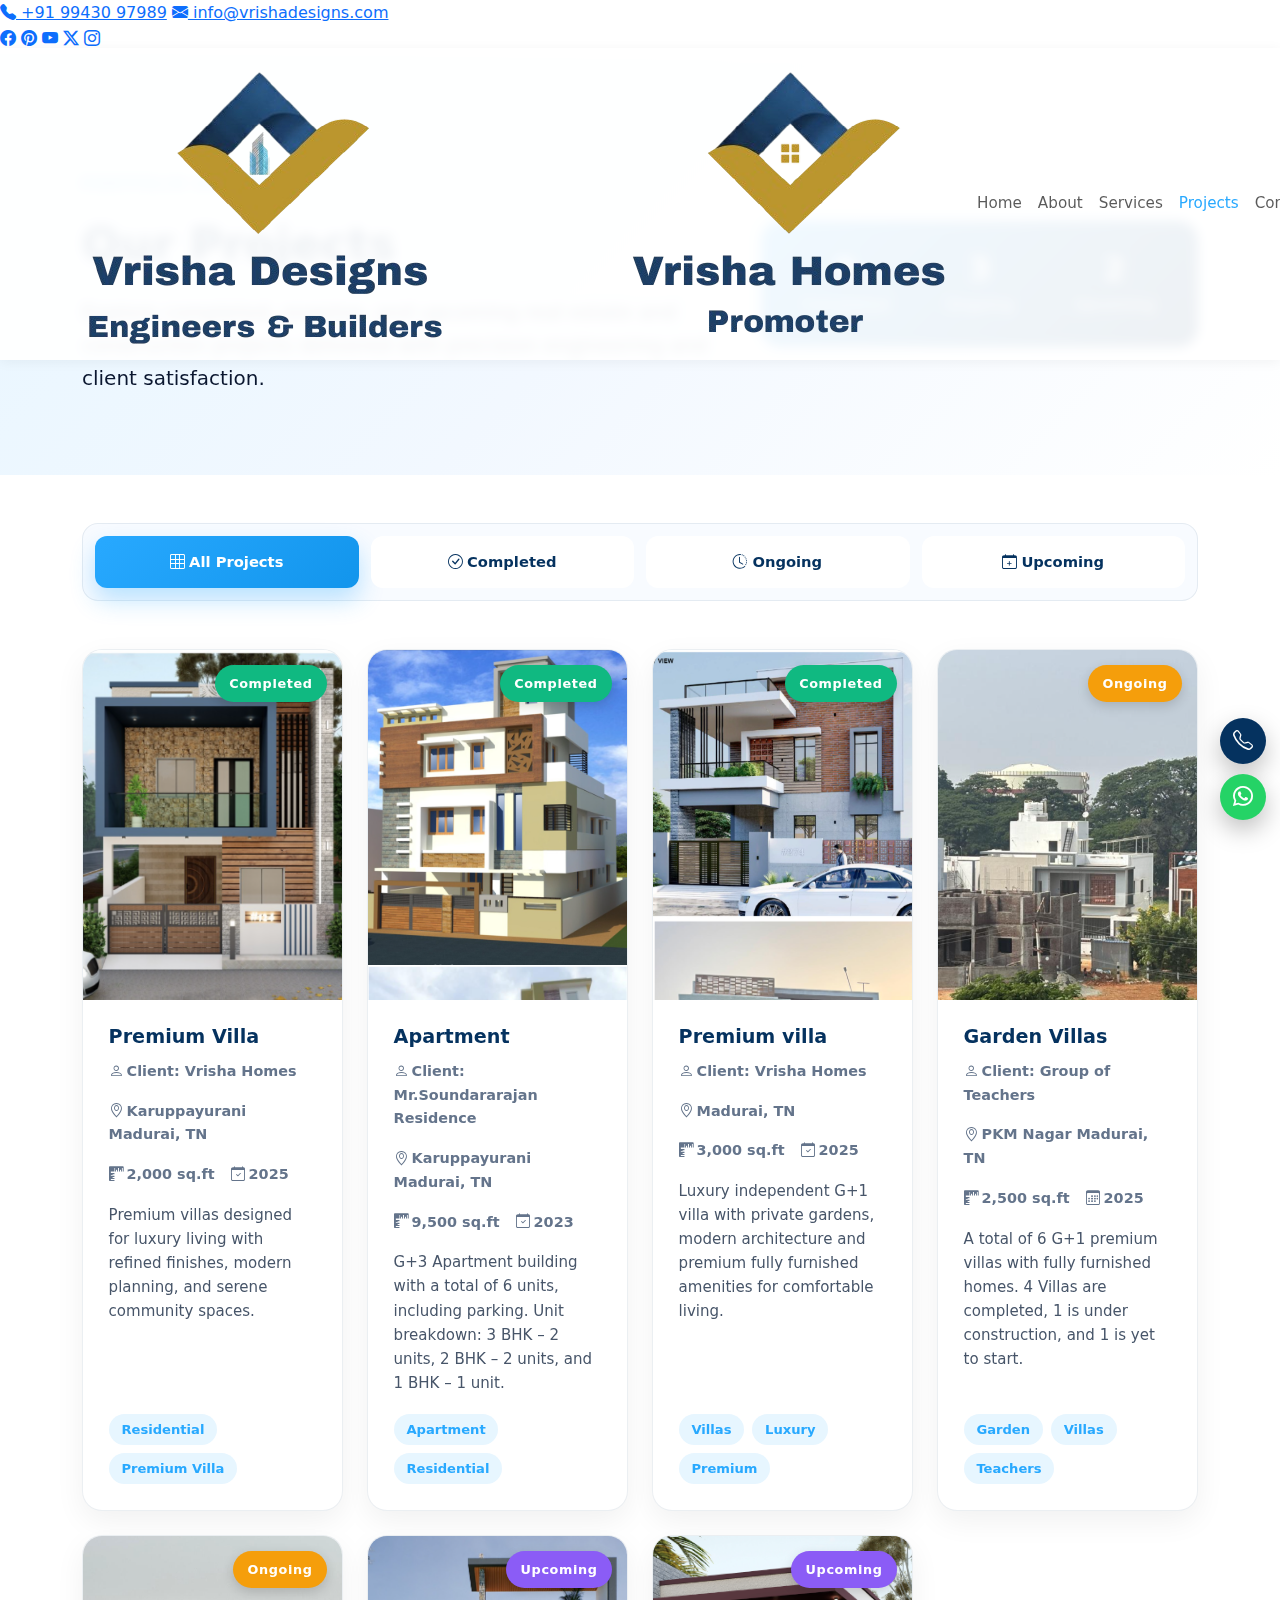
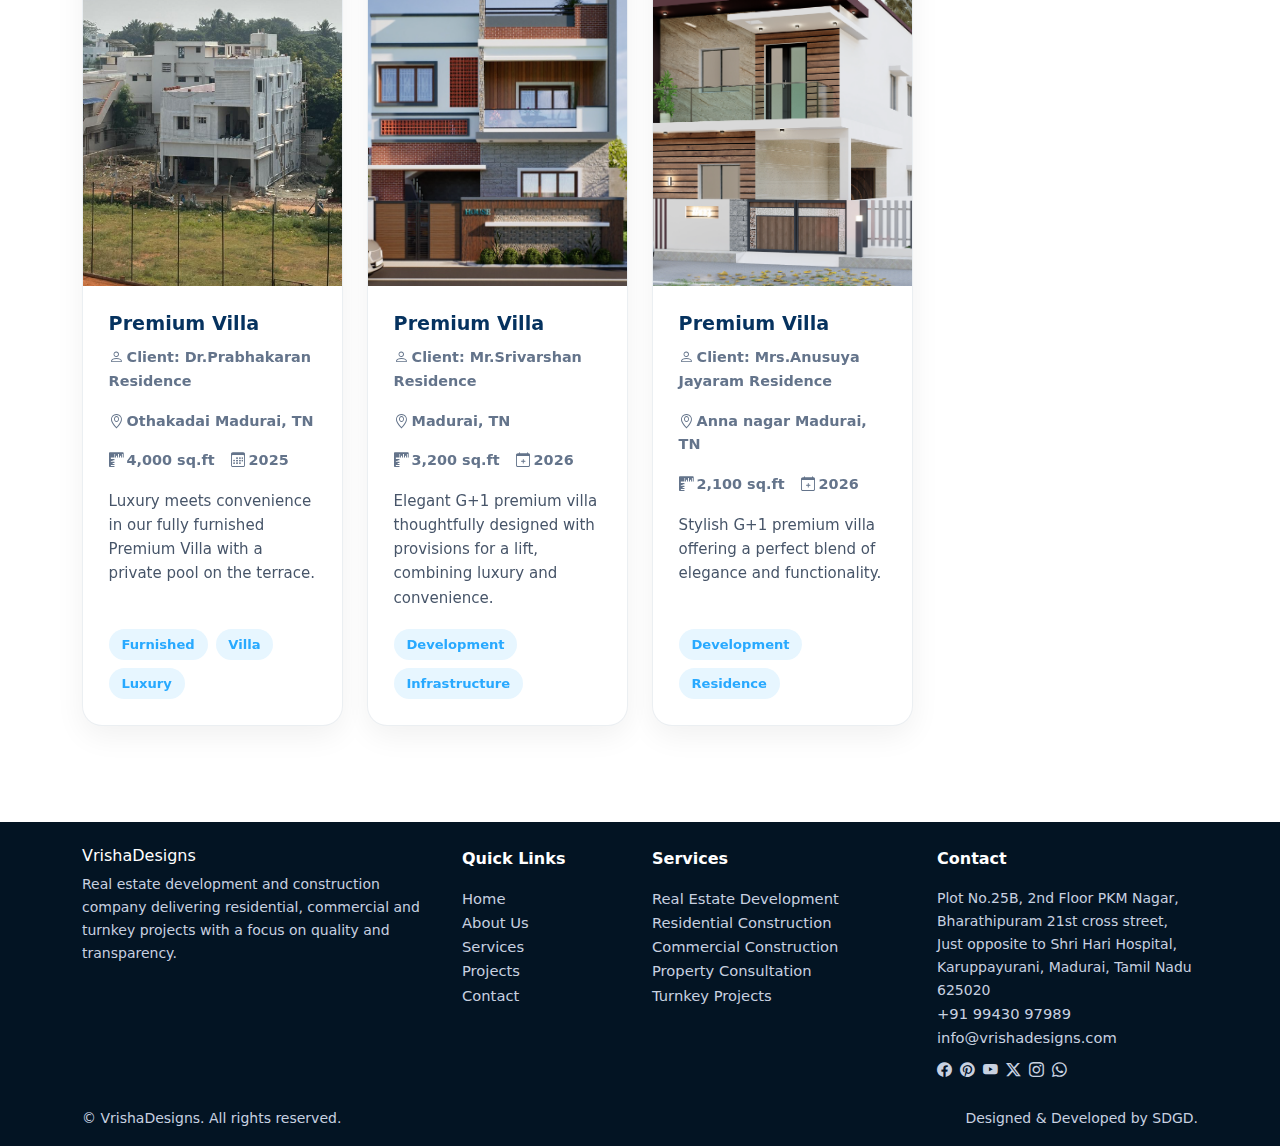
<file: Projects.html>
<!doctype html>
<html lang="en" style="overflow-x: hidden !important;">
<head>
  <meta charset="utf-8">
  <meta name="keywords" content="Vrisha Homes & Vrisha Designs">
  <title>Projects | VrishaDesigns – Real Estate & Construction </title>
  <meta name="description" content="View VrishaDesigns completed, ongoing and upcoming real estate and construction projects. Residential apartments, commercial complexes, villas and plotted developments.">
  <meta name="viewport" content="width=device-width, initial-scale=1">

  <!-- Bootstrap 5 -->
  <link href="https://cdn.jsdelivr.net/npm/bootstrap@5.3.3/dist/css/bootstrap.min.css" rel="stylesheet">
  <link rel="stylesheet" href="https://cdn.jsdelivr.net/npm/bootstrap-icons@1.11.3/font/bootstrap-icons.css">
  
  <!-- AOS -->
  <link rel="stylesheet" href="https://unpkg.com/aos@2.3.4/dist/aos.css"/>
<link rel="stylesheet" href="./assets/style.css">
 
<!-- Google tag (gtag.js) -->
<script async src="https://www.googletagmanager.com/gtag/js?id=G-Z1BLPBK95D"></script>
<script>
  window.dataLayer = window.dataLayer || [];
  function gtag(){dataLayer.push(arguments);}
  gtag('js', new Date());

  gtag('config', 'G-Z1BLPBK95D');
</script>
</head>
<body>


 <!-- UNIQUE STICKY INFO BAR -->
<!-- ISOLATED TOP INFO BAR -->
<div data-vh-topbar>
  <div data-vh-inner>
    <div data-vh-left>
      <a href="tel:+919943097989"><i class="bi bi-telephone-fill"></i> +91 99430 97989</a>
      <a href="mailto:info@vrishadesigns.com"><i class="bi bi-envelope-fill"></i> info@vrishadesigns.com</a>
    </div>

    <div data-vh-right>
      <a href="https://www.facebook.com/profile.php?id=61585715766804" target="_blank"><i class="bi bi-facebook"></i></a>
      <a href="https://www.pinterest.com/vrishadesigns/" target="_blank"><i class="bi bi-pinterest"></i></a>
      <a href="https://www.youtube.com/@VrishaDesigns" target="_blank"><i class="bi bi-youtube"></i></a>
      <a href="https://x.com/vrisha_Designs" target="_blank"><i class="bi bi-twitter-x"></i></a>
      <a href="https://www.instagram.com/_vrisha_designs_/" target="_blank"><i class="bi bi-instagram"></i></a>
    </div>
  </div>
</div>


<!-- Navbar -->
<nav class="navbar navbar-expand-lg fixed-top mt-5">
  <div class="container">
    <a class="navbar-brand d-flex align-items-center" href="index.html">
      <div class="logo-block text-center">
    <img src="assets/img/logo3.png"
         alt="Vrisha Homes"
         class="navbar-logo"
        >
  </div>
    </a>
    <button class="navbar-toggler" type="button" data-bs-toggle="collapse" data-bs-target="#navbarNav">
      <span class="navbar-toggler-icon"></span>
    </button>
    <div class="collapse navbar-collapse" id="navbarNav">
      <ul class="navbar-nav ms-auto mb-2 mb-lg-0">
        <li class="nav-item"><a class="nav-link" href="index.html">Home</a></li>
        <li class="nav-item"><a class="nav-link" href="About.html">About</a></li>
        <li class="nav-item"><a class="nav-link" href="Services.html">Services</a></li>
        <li class="nav-item"><a class="nav-link active" href="Projects.html">Projects</a></li>
        <li class="nav-item"><a class="nav-link" href="Contact.html">Contact</a></li>
      </ul>
    </div>
  </div>
</nav>

<!-- Hero Section -->
<section class="projects-hero">
  <div class="container">
    <div class="row align-items-center g-5">
      <div class="col-lg-7" data-aos="fade-up">
        <div class="projects-badge">Portfolio Showcase</div>
        <h1 class="mt-4 mb-4">Our Projects </h1>
        <p class="lead mb-0">
          Explore completed, ongoing, and upcoming real estate and construction projects delivered with precision engineering and client satisfaction.
        </p>
      </div>
      <div class="col-lg-5" data-aos="fade-up" data-aos-delay="200">
        <div class="project-stats text-center">
          <div class="row g-4">
            <div class="col-4"><div class="h2 fw-bold mb-1">9</div><div>Completed</div></div>
            <div class="col-4"><div class="h2 fw-bold mb-1">3</div><div>Ongoing</div></div>
            <div class="col-4"><div class="h2 fw-bold mb-1">2</div><div>Upcoming</div></div>
          </div>
        </div>
      </div>
    </div>
  </div>
</section>

<!-- Projects Grid - BOOTSTRAP COLUMNS -->
<section id="projects-grid" class="py-5">
  <div class="container">
    <!-- Filters -->
    <div class="project-filters" data-aos="fade-down">
      <button class="filter-btn active" data-filter="all">
        <i class="bi bi-grid-3x3 me-1"></i>All Projects
      </button>
      <button class="filter-btn" data-filter="completed">
        <i class="bi bi-check-circle me-1"></i>Completed
      </button>
      <button class="filter-btn" data-filter="ongoing">
        <i class="bi bi-clock-history me-1"></i>Ongoing
      </button>
      <button class="filter-btn" data-filter="upcoming">
        <i class="bi bi-calendar-plus me-1"></i>Upcoming
      </button>
    </div>

    <!-- Bootstrap Responsive Grid -->
    <div class="row g-4" data-aos="fade-up" data-aos-delay="100">
      
      <!-- Project 1 - col-12 col-md-6 col-lg-4 col-xl-3 -->
      <div class="col-12 col-md-6 col-lg-4 col-xl-3 project-col">
        <article class="project-card completed h-100" data-modal="project1">
          <div class="project-image carousel" style="height: 350px;">
            <div class="carousel-track">
              <img src="assets/img/villa1.png" alt="Villa">
              <img src="assets/img/villa2.png" alt="Villa">
            </div>
            <div class="project-status completed">Completed</div>
          </div>
          <div class="project-content">
            <h3 class="project-title">Premium Villa</h3>
            <div class="project-meta">
              <span><i class="bi bi-person me-1"></i>Client: Vrisha Homes</span>
              <span><i class="bi bi-geo-alt me-1"></i>Karuppayurani Madurai, TN</span>
              <span><i class="bi bi-rulers me-1"></i>2,000 sq.ft</span>
              <span><i class="bi bi-calendar-check me-1"></i>2025</span>
            </div>
            <p class="project-excerpt">
              Premium villas designed for luxury living with refined finishes, modern planning, and serene community spaces.
            </p>
            <div class="project-tags">
              <span class="project-tag">Residential</span>
              <span class="project-tag">Premium Villa</span>
              <!-- <span class="project-tag">Turnkey</span> -->
            </div>
          </div>
        </article>
      </div>

      <!--Project 2 Add more projects with same col structure -->
      <div class="col-12 col-md-6 col-lg-4 col-xl-3 project-col">
        <article class="project-card completed h-100" data-modal="project5">
          <div class="project-image carousel" style="height: 350px;">
            <div class="carousel-track">
              <img src="assets/img/ap1.png" alt="Green Valley Villas">
              <img src="assets/img/ap2.png" alt="Green Valley Villas">
            </div>
            <div class="project-status completed">Completed</div>
          </div>
          <div class="project-content">
            <h3 class="project-title">Apartment</h3>
            <div class="project-meta">
              <span><i class="bi bi-person me-1"></i>Client: Mr.Soundararajan Residence</span>
              <span><i class="bi bi-geo-alt me-1"></i>Karuppayurani Madurai, TN</span>
              <span><i class="bi bi-rulers me-1"></i>9,500 sq.ft</span>
              <span><i class="bi bi-calendar-check me-1"></i>2023</span>
            </div>
            <p class="project-excerpt">G+3 Apartment building with a total of 6 units, including parking. Unit breakdown: 3 BHK – 2 units, 2 BHK – 2 units, and 1 BHK – 1 unit.</p>
            <div class="project-tags">
              <span class="project-tag">Apartment</span>
              <span class="project-tag">Residential</span>
            </div>
          </div>
        </article>
      </div>

      <!-- Project 3 -->
      <div class="col-12 col-md-6 col-lg-4 col-xl-3 project-col">
        <article class="project-card completed h-100" data-modal="project3">
          <div class="project-image carousel" style="height: 350px;">
            <div class="carousel-track">
              <img src="assets/img/vp1.png" alt="Green Valley Villas">
              <img src="assets/img/vp3.png" alt="Green Valley Villas">
            </div>
            <div class="project-status completed">Completed</div>
          </div>
          <div class="project-content">
            <h3 class="project-title">Premium villa</h3>
            <div class="project-meta">
              <span><i class="bi bi-person me-1"></i>Client: Vrisha Homes</span>
              <span><i class="bi bi-geo-alt me-1"></i>Madurai, TN</span>
              <span><i class="bi bi-rulers me-1"></i>3,000 sq.ft</span>
              <span><i class="bi bi-calendar-check me-1"></i>2025</span>
            </div>
            <p class="project-excerpt">
              Luxury independent G+1 villa with private gardens, modern architecture and premium fully furnished amenities for comfortable living.
            </p>
            <div class="project-tags">
              <span class="project-tag">Villas</span>
              <span class="project-tag">Luxury</span>
              <span class="project-tag">Premium</span>
            </div>
          </div>
        </article>
      </div>

      <!-- Project 4 -->
      <div class="col-12 col-md-6 col-lg-4 col-xl-3 project-col">
        <article class="project-card ongoing h-100" data-modal="project2">
          <div class="project-image" style="height: 350px;">
            <img src="assets/img/ov1.png" alt="City Square Commercial">
            <div class="project-status ongoing">Ongoing</div>
          </div>
          <div class="project-content">
            <h3 class="project-title">Garden Villas</h3>
            <div class="project-meta">
              <span><i class="bi bi-person me-1"></i>Client: Group of Teachers</span>
              <span><i class="bi bi-geo-alt me-1"></i>PKM Nagar Madurai, TN</span>
              <span><i class="bi bi-rulers me-1"></i>2,500 sq.ft</span>
              <span><i class="bi bi-calendar3 me-1"></i>2025</span>
            </div>
            <p class="project-excerpt">
              A total of 6 G+1 premium villas with fully furnished homes. 
              4 Villas are completed, 1 is under construction, and 1 is yet to start.
            </p>
            <div class="project-tags">
              <span class="project-tag">Garden</span>
              <span class="project-tag">Villas</span>
              <span class="project-tag">Teachers</span>
            </div>
          </div>
        </article>
      </div>

      <!-- Project 5 -->
      <div class="col-12 col-md-6 col-lg-4 col-xl-3 project-col">
        <article class="project-card ongoing h-100" data-modal="project2">
          <div class="project-image" style="height: 350px;">
            <img src="assets/img/ov2.png" alt="City Square Commercial">
            <div class="project-status ongoing">Ongoing</div>
          </div>
          <div class="project-content">
            <h3 class="project-title">Premium Villa</h3>
            <div class="project-meta">
              <span><i class="bi bi-person me-1"></i>Client: Dr.Prabhakaran Residence </span>
              <span><i class="bi bi-geo-alt me-1"></i>Othakadai Madurai, TN</span>
              <span><i class="bi bi-rulers me-1"></i>4,000 sq.ft</span>
              <span><i class="bi bi-calendar3 me-1"></i>2025</span>
            </div>
            <p class="project-excerpt">
              Luxury meets convenience in our fully furnished Premium Villa with a private pool on the terrace.
            </p>
            <div class="project-tags">
              <span class="project-tag">Furnished</span>
              <span class="project-tag">Villa</span>
              <span class="project-tag">Luxury</span>
            </div>
          </div>
        </article>
      </div>

      <!-- Project 6 -->
      <div class="col-12 col-md-6 col-lg-4 col-xl-3 project-col">
        <article class="project-card upcoming h-100" data-modal="project4">
          <div class="project-image" style="height: 350px;">
            <img src="assets/img/uv1.png" alt="Vrisha Enclave">
            <div class="project-status upcoming">Upcoming</div>
          </div>
          <div class="project-content">
            <h3 class="project-title">Premium Villa</h3>
            <div class="project-meta">
              <span><i class="bi bi-person me-1"></i>Client: Mr.Srivarshan Residence </span>
              <span><i class="bi bi-geo-alt me-1"></i>Madurai, TN</span>
              <span><i class="bi bi-rulers me-1"></i>3,200 sq.ft</span>
              <span><i class="bi bi-calendar-plus me-1"></i>2026</span>
            </div>
            <p class="project-excerpt">
              Elegant G+1 premium villa thoughtfully designed with provisions for a lift, combining luxury and convenience.
            </p>
            <div class="project-tags">
              <!-- <span class="project-tag">Villa</span> -->
              <span class="project-tag">Development</span>
              <span class="project-tag">Infrastructure</span>
            </div>
          </div>
        </article>
      </div>

      <!-- Project 7 -->
      <div class="col-12 col-md-6 col-lg-4 col-xl-3 project-col">
        <article class="project-card upcoming h-100" data-modal="project4">
          <div class="project-image" style="height: 350px;">
            <img src="assets/img/uv2.png" alt="Vrisha Enclave" style="height: 350px;">
            <div class="project-status upcoming">Upcoming</div>
          </div>
          <div class="project-content">
            <h3 class="project-title">Premium Villa</h3>
            <div class="project-meta">
              <span><i class="bi bi-person me-1"></i>Client: Mrs.Anusuya Jayaram Residence</span>
              <span><i class="bi bi-geo-alt me-1"></i>Anna nagar Madurai, TN</span>
              <span><i class="bi bi-rulers me-1"></i>2,100 sq.ft</span>
              <span><i class="bi bi-calendar-plus me-1"></i>2026</span>
            </div>
            <p class="project-excerpt">
              Stylish G+1 premium villa offering a perfect blend of elegance and functionality.
            </p>
            <div class="project-tags">
              <!-- <span class="project-tag">Villa</span> -->
              <span class="project-tag">Development</span>
              <span class="project-tag">Residence</span>
            </div>
          </div>
        </article>
      </div>

    </div>
  </div>
</section>

<!-- Project Detail Modal -->
<div class="modal fade project-modal" id="projectModal" tabindex="-1">
  <div class="modal-dialog modal-xl">
    <div class="modal-content border-0 shadow-lg">
      <div class="project-header">
        <div class="row align-items-center">
          <div class="col-lg-8">
            <h1 class="project-detail-title mb-2" id="projectTitle">Project Name</h1>
            <div class="project-status-badge" id="projectStatus">
              <i class="bi bi-check-circle"></i> Completed Project
            </div>
          </div>
          <div class="col-lg-4 text-lg-end mt-3 mt-lg-0">
            <button type="button" class="btn-close btn-close-white btn-lg me-2" data-bs-dismiss="modal" aria-label="Close"></button>
          </div>
        </div>
        <div class="project-detail-meta" id="projectMeta">
          <!-- Dynamic content -->
        </div>
      </div>
      <div class="modal-body p-0">
        <div class="px-2 py-5 pb-4" id="projectDescription">
          <!-- Dynamic description -->
        </div>
        <div class="gallery-grid" id="projectGallery">
          <!-- Dynamic gallery -->
        </div>
        <div class="project-map mx-5 mb-5" id="projectMap">
          <!-- Google Maps -->
        </div>
      </div>
    </div>
  </div>
</div>

<footer class="mt-5 pt-4 pb-3">
  <div class="container">
    <div class="row gy-4">
      <div class="col-md-4">
        <h3 class="h6 text-white mb-2">VrishaDesigns</h3>
        <p class="small mb-2">
          Real estate development and construction company delivering residential, commercial and turnkey projects with a focus on quality and transparency.
        </p>
      </div>
      <div class="col-md-2">
        <div class="footer-title">Quick Links</div>
        <ul class="list-unstyled small mb-0">
          <li><a href="index.html">Home</a></li>
          <li><a href="About.html">About Us</a></li>
          <li><a href="Services.html">Services</a></li>
          <li><a href="Projects.html">Projects</a></li>
          <li><a href="Contact.html">Contact</a></li>
        </ul>
      </div>
      <div class="col-md-3">
        <div class="footer-title">Services</div>
        <ul class="list-unstyled small mb-0">
          <li><a href="Services.html">Real Estate Development</a></li>
          <li><a href="Services.html">Residential Construction</a></li>
          <li><a href="Services.html">Commercial Construction</a></li>
          <li><a href="Services.html">Property Consultation</a></li>
          <li><a href="Services.html">Turnkey Projects</a></li>
        </ul>
      </div>
      <div class="col-md-3">
        <div class="footer-title">Contact</div>
        <ul class="list-unstyled small mb-2">
          <li>Plot No.25B, 2nd Floor PKM Nagar, Bharathipuram 21st cross street, Just opposite to Shri Hari Hospital, Karuppayurani, Madurai, Tamil Nadu 625020</li>
          <li><a href="tel:+919943097989">+91 99430 97989</a></li>
          <li><a href="mailto:info@vrishadesigns.com">info@vrishadesigns.com</a></li>
        </ul>
        <div class="d-flex gap-2">
          <a href="https://www.facebook.com/profile.php?id=61585715766804" aria-label="Facebook" target="_blank"><i class="bi bi-facebook"></i></a>
          <a href="https://www.pinterest.com/vrishadesigns/" aria-label="Pinterest" target="_blank"><i class="bi bi-pinterest"></i></a>
          <a href="https://www.youtube.com/@VrishaDesigns" aria-label="Youtube" target="_blank"><i class="bi bi-youtube"></i></a>
          <a href="https://x.com/vrisha_Designs" aria-label="X" target="_blank"><i class="bi bi-twitter-x"></i></a>
          <a href="https://www.instagram.com/_vrisha_designs_/" target="_blank" aria-label="Instagram"><i class="bi bi-instagram"></i></a>
          <a href="https://wa.me/+919943097989" target="_blank" rel="noopener" aria-label="WhatsApp"><i class="bi bi-whatsapp"></i></a>
          <!-- <a href="#" aria-label="LinkedIn" target="_blank"><i class="bi bi-linkedin"></i></a> -->
        </div>
      </div>
    </div>

    <div class="row mt-4 align-items-center">
      <div class="col-md-6">
        <p class="small mb-0">© <span id="year"></span> VrishaDesigns. All rights reserved.</p>
      </div>
      <div class="col-md-6 text-md-end small">
        Designed &amp; Developed by SDGD.
      </div>
    </div>
  </div>
</footer>

<!-- Sticky Call + WhatsApp Buttons -->
<div class="floating-buttons ">
  <a href="tel:+919943097989" class="floating-btn call" aria-label="Call VrishaDesigns">
    <i class="bi bi-telephone"></i>
  </a>
  <a href="https://wa.me/+919943097989" target="_blank" rel="noopener" class="floating-btn wa" aria-label="WhatsApp VrishaDesigns">
    <i class="bi bi-whatsapp"></i>
  </a>
</div>

<!-- Mobile bottom nav -->
<nav class="mobile-nav">
  <a href="index.html" ><i class="bi bi-house"></i>Home</a>
  <a href="About.html"><i class="bi bi-people"></i>About</a>
  <a href="Services.html"><i class="bi bi-grid"></i>Services</a>
  <a href="Projects.html" class="active"><i class="bi bi-columns"></i>Projects</a>
  <a href="Contact.html"><i class="bi bi-envelope"></i>Contact</a>
</nav>

<!-- Scripts -->
<script src="https://cdn.jsdelivr.net/npm/bootstrap@5.3.3/dist/js/bootstrap.bundle.min.js"></script>
<script src="https://unpkg.com/aos@2.3.4/dist/aos.js"></script>

<script>
  // Init AOS animations [web:48][web:55]
  AOS.init({
    duration: 750,
    once: true,
    offset: 120,
    easing: 'ease-out-cubic'
  });

   // Filter Functionality
  document.querySelectorAll('.filter-btn').forEach(btn => {
  btn.addEventListener('click', () => {

    // Active button
    document.querySelectorAll('.filter-btn')
      .forEach(b => b.classList.remove('active'));
    btn.classList.add('active');

    const filter = btn.dataset.filter;
    const cols = document.querySelectorAll('.project-col');

    cols.forEach((col, index) => {
      const card = col.querySelector('.project-card');
      const match =
        filter === 'all' || card.classList.contains(filter);

      if (match) {
        // SHOW
        col.classList.remove('hidden');
        col.style.display = 'block';

        card.style.opacity = '0';
        card.style.transform = 'scale(0.95) translateY(20px)';

        setTimeout(() => {
          card.style.opacity = '1';
          card.style.transform = 'scale(1) translateY(0)';
        }, index * 80);

      } else {
        // HIDE with animation
        card.style.opacity = '0';
        card.style.transform = 'scale(0.95) translateY(20px)';

        setTimeout(() => {
          col.classList.add('hidden'); 
        }, 300);
      }
    });
  });
});

  // Project Modal Data
  // const projectsData = {
  //   project1: {
  //     title: "Vrisha Heights Apartments",
  //     status: "Completed",
  //     location: "K.K. Nagar, Plot No.25B, 2nd Floor PKM Nagar, Bharathipuram 21st cross street, Just opposite to Shri Hari Hospital, Karuppayurani, Madurai, Tamil Nadu 625020",
  //     size: "45,000 sq.ft",
  //     dates: "Jan 2023 - Dec 2024",
  //     description: "Premium residential apartment complex featuring 48 units of 2BHK and 3BHK configurations. Modern architecture with earthquake-resistant RCC structure, rainwater harvesting system, solar power integration, and 24/7 security surveillance. Located in fast-developing K.K. Nagar with excellent connectivity to city center and IT corridor.",
  //     gallery: [
  //       "https://images.pexels.com/photos/323780/pexels-photo-323780.jpeg",
  //       "https://images.pexels.com/photos/439416/pexels-photo-439416.jpeg",
  //       "https://images.pexels.com/photos/1128717/pexels-photo-1128717.jpeg",
  //       "https://images.pexels.com/photos/106399/pexels-photo-106399.jpeg"
  //     ],
  //     map: "https://www.google.com/maps/embed?pb=!1m18!1m12!1m3!1d3887.8!2d78.131!3d9.925!2m3!1f0!2f0!3f0!3m2!1i1024!2i768!4f13.1!3m3!1m2!1s0x0%3A0x0!2zMjnCsA1NScxNS4zIiBOIDc4wrA3JzU2LjQiIEU!5e0!3m2!1sen!2sin!4v1690000000000"
  //   },
  //   project2: {
  //     title: "City Square Commercial Complex",
  //     status: "Ongoing",
  //     location: "Anna Nagar, Plot No.25B, 2nd Floor PKM Nagar, Bharathipuram 21st cross street, Just opposite to Shri Hari Hospital, Karuppayurani, Madurai, Tamil Nadu 625020", 
  //     size: "65,000 sq.ft",
  //     dates: "Mar 2025 - Sep 2026",
  //     description: "Ground + 4 floors mixed-use commercial development featuring ground floor retail, upper floors premium office spaces. High-visibility corner plot with 150+ parking capacity, passenger lifts, fire safety compliance, and modern glass facade design.",
  //     gallery: [
  //       "https://images.pexels.com/photos/439416/pexels-photo-439416.jpeg",
  //       "https://images.pexels.com/photos/256381/pexels-photo-256381.jpeg"
  //     ],
  //     map: "https://www.google.com/maps/embed?pb=!1m18!1m12!1m3!1d3887.8!2d78.135!3d9.928!2m3!1f0!2f0!3f0!3m2!1i1024!2i768!4f13.1!5e0!3m2!1sen!2sin!4v1690000000000"
  //   }
  //   // Add more projects...
  // };

  // Project Card Click -> Modal
  document.querySelectorAll('.project-card').forEach(card => {
    card.addEventListener('click', () => {
      const modalId = card.dataset.modal;
      const project = projectsData[modalId];
      if (project) {
        // Update title and status
        document.getElementById('projectTitle').textContent = project.title;
        document.getElementById('projectStatus').innerHTML = 
          `<i class="bi bi-check-circle"></i> ${project.status} Project`;
        
        // Update meta
        document.getElementById('projectMeta').innerHTML = `
          <div class="meta-item">
            <span class="meta-value">${project.size}</span>
            <span class="meta-label">Total Area</span>
          </div>
          <div class="meta-item">
            <span class="meta-value">${project.location}</span>
            <span class="meta-label">Location</span>
          </div>
          <div class="meta-item">
            <span class="meta-value">${project.dates}</span>
            <span class="meta-label">Timeline</span>
          </div>
        `;
        
        // Update description
        document.getElementById('projectDescription').innerHTML = 
          `<p class="lead mb-4">${project.description}</p>`;
        
        // Update gallery
        const gallery = document.getElementById('projectGallery');
        gallery.innerHTML = project.gallery.map(img => `
          <div class="gallery-item" onclick="openLightbox('${img}')">
            <img src="${img}" alt="${project.title}">
            <div class="gallery-overlay">
              <i class="bi bi-zoom-in gallery-icon"></i>
            </div>
          </div>
        `).join('');
        
        // Update map
        document.getElementById('projectMap').innerHTML = 
          `<iframe src="${project.map}" width="100%" height="350" style="border:0;" allowfullscreen="" loading="lazy" referrerpolicy="no-referrer-when-downgrade"></iframe>`;
        
        // Show modal
        new bootstrap.Modal(document.getElementById('projectModal')).show();
      }
    });
  });

  // Lightbox functionality
  window.openLightbox = function(src) {
    const lightbox = document.createElement('div');
    lightbox.innerHTML = `
      <div style="position:fixed;top:0;left:0;width:100%;height:100%;background:rgba(0,0,0,0.95);z-index:9999;display:flex;align-items:center;justify-content:center;">
        <span onclick="this.parentElement.remove()" style="position:absolute;top:30px;right:40px;color:#fff;font-size:3rem;cursor:pointer;z-index:1;">×</span>
        <img src="${src}" style="max-width:90vw;max-height:90vh;border-radius:12px;box-shadow:0 20px 60px rgba(0,0,0,0.5);" alt="Project Image">
      </div>
    `;
    document.body.appendChild(lightbox.firstElementChild);
  };

</script>
</body>
</html>
</file>
<file: assets/style.css>
/* home page  */

    :root{
      --text-dark:#0b1730;
      --accent-green:#10b981;
      --accent-orange:#f59e0b;
      --accent-purple:#8b5cf6;
      --sky-blue:#28a9ff;
      --dark-blue:#05325f;
      --accent-blue:#10b981;
      --bg-light:#ffffff;
      --section-pad:70px;
    }

    *{box-sizing:border-box;}

    body{
      font-family: system-ui,-apple-system,BlinkMacSystemFont,"Segoe UI",sans-serif;
      background: var(--bg-light);
      color: var(--text-dark);
      scroll-behavior:smooth;
      overflow-x: hidden;
    }

    /* Top Navbar */
    .navbar-brand span{
      font-weight:700;
      letter-spacing:0.04em;
    }
    .navbar{
      box-shadow:0 2px 15px rgba(0,0,0,0.05);
      background:#ffffffee;
      backdrop-filter:blur(6px);
    }
    .nav-link{
      font-weight:500;
      font-size:0.95rem;
    }
    .nav-link.active{
      color:var(--sky-blue)!important;
    }

    /* Hero + Bubble Background */
    .hero{
      position:relative;
      overflow:hidden;
      padding-top:110px;
      padding-bottom:var(--section-pad);
      background: radial-gradient(circle at top left,#e7f6ff 0%,#ffffff 45%,#f2f8ff 100%);
    }
    .hero h1{
      font-size:2.4rem;
      font-weight:800;
      color:var(--dark-blue);
    }
    .hero-tag{
      font-size:0.85rem;
      letter-spacing:0.16em;
      text-transform:uppercase;
      color:var(--sky-blue);
      font-weight:600;
    }
    .hero-sub{
      max-width:470px;
      font-size:0.98rem;
      line-height:1.7;
    }
    .btn-main{
      background:var(--sky-blue);
      color:#fff;
      border:none;
      font-weight:600;
      padding:0.7rem 1.4rem;
      border-radius:50px;
      box-shadow:0 8px 20px rgba(40,169,255,0.28);
    }
    .btn-main:hover{
      background:#1295ec;
      color:#fff;
    }
    .btn-ghost{
      border-radius:50px;
      padding:0.7rem 1.4rem;
      font-weight:600;
      border:1px solid var(--dark-blue);
      color:var(--dark-blue);
    }
    .btn-ghost:hover{
      background:var(--dark-blue);
      color:#fff;
    }

    .hero-image{
      position:relative;
      max-width:480px;
      margin-inline:auto;
    }
    .hero-card{
      border-radius:24px;
      overflow:hidden;
      box-shadow:0 18px 40px rgba(0,0,0,0.12);
      border:1px solid rgba(5,50,95,0.06);
    }
    .hero-card img{
      width:100%;
      height:280px;
      object-fit:cover;
    }
    .hero-badge{
      position:absolute;
      bottom:20px;
      left:20px;
      background:#ffffffee;
      border-radius:16px;
      padding:0.65rem 0.85rem;
      box-shadow:0 10px 25px rgba(0,0,0,0.12);
      font-size:0.85rem;
    }

    /* Bubble animation (pure CSS) [web:27][web:32] */
    .bubble-wrap{
      position:absolute;
      inset:0;
      overflow:hidden;
      pointer-events:none;
      z-index:0;
    }
    .bubble{
      position:absolute;
      bottom:-120px;
      width:26px;
      height:26px;
      background:radial-gradient(circle at 30% 30%,#ffffff,rgba(40,169,255,0.4));
      border-radius:50%;
      opacity:0.55;
      animation:rise 16s infinite ease-in;
      filter:blur(0.3px);
    }
    .bubble:nth-child(2){left:15%;width:18px;height:18px;animation-duration:18s;animation-delay:2s;}
    .bubble:nth-child(3){left:30%;width:34px;height:34px;animation-duration:20s;animation-delay:4s;}
    .bubble:nth-child(4){left:45%;width:22px;height:22px;animation-duration:17s;animation-delay:1s;}
    .bubble:nth-child(5){left:60%;width:40px;height:40px;animation-duration:21s;animation-delay:3s;}
    .bubble:nth-child(6){left:75%;width:24px;height:24px;animation-duration:19s;animation-delay:5s;}
    .bubble:nth-child(7){left:85%;width:30px;height:30px;animation-duration:23s;animation-delay:7s;}
    @keyframes rise{
      0%{transform:translateY(0) translateX(0) scale(1);opacity:0;}
      10%{opacity:0.6;}
      50%{transform:translateY(-50vh) translateX(20px) scale(1.05);}
      100%{transform:translateY(-110vh) translateX(-20px) scale(0.9);opacity:0;}
    }

    /* Generic Section */
    section{
      padding-block:var(--section-pad);
      position:relative;
      z-index:1;
    }
    .section-title{
      font-size:1.9rem;
      font-weight:700;
      color:var(--dark-blue);
    }
    .section-sub{
      max-width:520px;
      margin:0.5rem auto 0;
      font-size:0.97rem;
    }

    /* About */
    .about-highlight{
      display:flex;
      gap:1.5rem;
      flex-wrap:wrap;
      margin-top:1.5rem;
    }
    .about-pill{
      background:#f4f9ff;
      border-radius:999px;
      padding:0.5rem 1.2rem;
      font-size:0.85rem;
      font-weight:600;
      color:var(--dark-blue);
    }

    /* Services */
    .service-card{
      border-radius:18px;
      border:1px solid rgba(5,50,95,0.08);
      padding:1.5rem 1.3rem;
      transition:transform 0.18s ease,box-shadow 0.18s ease,border-color 0.18s ease;
      background:#ffffff;
      height:100%;
    }

    /* One Stop Solution */
    .one-stop-section{ padding-block:3rem; }
    .one-stop-panel{ background:linear-gradient(180deg,#071f3a 0%, #0b2340 100%); border-radius:12px; box-shadow:0 16px 40px rgba(4,28,50,0.18); }
    .one-stop-panel h3{ font-weight:700; }
    .one-stop-list li{ color:#ffffff; padding:0.6rem 0; display:flex; align-items:center; gap:0.6rem; font-weight:600; }
    .one-stop-list li i{ color:#ffb23b; font-size:1.15rem; }

    .one-stop-card{ background:#fff; border-radius:12px; border:1px solid rgba(5,50,95,0.06); transition:transform .18s ease,box-shadow .18s ease; }
    .one-stop-card:hover{ transform:translateY(-6px); box-shadow:0 14px 36px rgba(12,63,97,0.08); }
    .one-stop-card .card-icon{ width:48px; height:48px; border-radius:10px; display:flex; align-items:center; justify-content:center; margin:0 auto; color:#fff; background:linear-gradient(135deg,var(--sky-blue),var(--dark-blue)); font-size:1.25rem; }
    .one-stop-card h5{ font-weight:700; }
    .one-stop-card p{ color:#6b7280; }

    @media (max-width:575.98px){
      .one-stop-panel{ padding:1.1rem; }
      .one-stop-list li{ padding:0.45rem 0; font-size:0.95rem; }
    }

    /* Services grid (modern cards) */
    .services-grid-section{ padding-block:3rem; }
    .service-feature-card{
      display:block;
      background:#fff;
      border-radius:14px;
      padding:1.35rem 1rem;
      text-align:center;
      border:1px solid rgba(5,50,95,0.06);
      transition:transform 0.2s ease, box-shadow 0.2s ease, border-color 0.2s ease;
      height:100%;
      color:var(--dark-blue);
    }
    .service-feature-card:hover{ transform:translateY(-6px); box-shadow:0 20px 40px rgba(12,63,97,0.08); border-color:rgba(40,169,255,0.12); }
    .service-feature-card .feature-badge{
      width:64px; height:64px; border-radius:50%; display:flex; align-items:center; justify-content:center; margin:0 auto; background:linear-gradient(135deg,var(--sky-blue),var(--dark-blue)); color:#fff; font-size:1.35rem;
      box-shadow:0 8px 20px rgba(0,0,0,0.06);
    }
    .service-feature-card h3{ color:var(--dark-blue); font-weight:700; }
    .service-feature-card p{ color:#6b7280; }

    @media (max-width:575.98px){
      .service-feature-card{ padding:1rem; }
      .service-feature-card .feature-badge{ width:56px; height:56px; }
      .service-feature-card h3{ font-size:1rem; }
    }
    .service-card:hover{
      transform:translateY(-4px);
      box-shadow:0 16px 35px rgba(0,0,0,0.08);
      border-color:rgba(40,169,255,0.65);
    }
    .service-icon{
      width:40px;
      height:40px;
      border-radius:12px;
      display:flex;
      align-items:center;
      justify-content:center;
      background:linear-gradient(135deg,var(--sky-blue),var(--dark-blue));
      color:#fff;
      margin-bottom:0.9rem;
      font-size:1.2rem;
    }

    /* Projects */
    .project-card{
      border-radius:18px;
      overflow:hidden;
      border:1px solid rgba(5,50,95,0.06);
      background:#ffffff;
      box-shadow:0 8px 18px rgba(0,0,0,0.04);
      height:100%;
    }
    .project-card img{
      width:100%;
      height:170px;
      object-fit:cover;
    }

    /* Why choose us */
    .why-item{
      display:flex;
      gap:0.75rem;
      align-items:flex-start;
      margin-bottom:0.9rem;
    }
    .why-icon{
      width:28px;
      height:28px;
      border-radius:50%;
      background:#e5f4ff;
      color:var(--sky-blue);
      display:flex;
      align-items:center;
      justify-content:center;
      font-size:1.1rem;
      flex-shrink:0;
    }

    /* Process */
    .process-step{
      text-align:center;
      padding:1.3rem 1rem;
    }
    .process-circle{
      width:40px;
      height:40px;
      border-radius:50%;
      background:#e7f4ff;
      color:var(--dark-blue);
      display:flex;
      align-items:center;
      justify-content:center;
      font-weight:700;
      margin:0 auto 0.6rem;
    }
    .process-line{
      height:2px;
      background:linear-gradient(90deg,var(--sky-blue),var(--dark-blue));
      opacity:0.65;
    }

    /* Testimonials */
    .testimonial-card{
      border-radius:18px;
      border:1px solid rgba(5,50,95,0.08);
      padding:1.4rem 1.4rem 1.2rem;
      background:#f7fbff;
      height:100%;
    }
    .testimonial-name{
      font-weight:600;
      margin-bottom:0;
    }
    .testimonial-project{
      font-size:0.86rem;
      color:#60708b;
    }

    /* CTA Strip */
    .cta-strip{
      background:linear-gradient(135deg,var(--dark-blue),#041b34);
      color:#fff;
      border-radius:20px;
      padding:2rem 1.7rem;
    }

    /* Footer */
    footer{
      background:#031423;
      color:#c8d1e0;
      padding-top:50px;
    }
    footer a{
      color:#c8d1e0;
      text-decoration:none;
      font-size:0.92rem;
    }
    footer a:hover{color:var(--sky-blue);}
    .footer-title{
      font-size:1rem;
      font-weight:600;
      color:#ffffff;
      margin-bottom:0.9rem;
    }

    /* Sticky Call & WhatsApp buttons [web:34][web:37] */
    .floating-buttons{
      position:fixed;
      right:14px;
      bottom:80px;
      display:flex;
      flex-direction:column;
      gap:10px;
      z-index:999;
    }
    .floating-btn{
      width:46px;
      height:46px;
      border-radius:50%;
      border:none;
      display:flex;
      align-items:center;
      justify-content:center;
      box-shadow:0 10px 25px rgba(0,0,0,0.25);
      cursor:pointer;
      color:#fff;
      font-size:1.25rem;
    }
    .floating-btn.call{
      background:var(--dark-blue);
    }
    .floating-btn.wa{
      background:#25d366;
    }

    /* Mobile bottom nav with icons */
    .mobile-nav{
      position:fixed;
      left:0;
      right:0;
      bottom:0;
      background:#ffffff;
      border-top:1px solid rgba(0,0,0,0.08);
      display:none;
      z-index:998;
    }
    .mobile-nav a{
      flex:1;
      text-align:center;
      padding:0.45rem 0.2rem 0.35rem;
      font-size:0.7rem;
      text-decoration:none;
      color:#6b7280;
    }
    .mobile-nav a i{
      display:block;
      font-size:1.2rem;
      margin-bottom:0.05rem;
    }
    .mobile-nav a.active{
      color:var(--sky-blue);
    }

    @media (max-width:991.98px){
      .hero{
        text-align:center;
      }
      .hero-sub{
        margin-inline:auto;
      }
    }
    @media (max-width:767.98px){
      section{
        padding-block:55px;
      }
      .hero{
        padding-top:90px;
      }
      .mobile-nav{
        display:flex;
        justify-content:space-between;
      }
      body{
        padding-bottom:52px;
      }
    }
/* about page  */
  

    .navbar{
      box-shadow:0 2px 12px rgba(0,0,0,0.05);
      background:#ffffffee;
      backdrop-filter:blur(6px);
    }
    .nav-link.active{color:var(--sky-blue)!important;}

    .page-hero{
      padding-top:110px;
      padding-bottom:70px;
      background:radial-gradient(circle at top left,#e7f6ff 0%,#ffffff 45%,#f2f8ff 100%);
      position:relative;
      overflow:hidden;
    }
    .page-hero h1{
      font-weight:800;
      color:var(--dark-blue);
    }
    .page-badge{
      font-size:0.8rem;
      letter-spacing:0.16em;
      text-transform:uppercase;
      color:var(--sky-blue);
      font-weight:600;
    }

    .section-title{
      font-size:1.9rem;
      font-weight:700;
      color:var(--dark-blue);
    }
    section{
      padding-block:var(--section-pad);
      position:relative;
      z-index:1;
    }

    /* Company Overview */
    .overview-card{
      border-radius:18px;
      border:1px solid rgba(5,50,95,0.08);
      padding:1.6rem 1.5rem;
      background:#ffffff;
      box-shadow:0 10px 25px rgba(0,0,0,0.04);
    }

    /* Vision & Mission */
    .vm-card{
      border-radius:18px;
      border:1px solid rgba(5,50,95,0.08);
      padding:1.5rem;
      background:#f7fbff;
      height:100%;
    }

    /* Highlighted teal box for Vision / Mission detail */
    .vm-highlight{
      border-radius:18px;
      padding:1.6rem;
      background:linear-gradient(135deg,var(--sky-blue),var(--dark-blue));
      color:#fff;
      flex:1;
      display:flex;
      flex-direction:column;
      justify-content:center;
      min-height:130px;
    }
    .vm-highlight h4{ color:#fff; font-size:0.95rem; letter-spacing:0.6px; }
    .vm-highlight p{ color: rgba(255,255,255,0.95); }
    .vm-highlight .btn{
      background:#fff;
      color:var(--dark-blue);
      border-radius:6px;
      padding:0.45rem 0.9rem;
      font-weight:600;
    }

    /* Vision / Mission pair layout */
    .vm-pair{ display:flex; gap:1rem; align-items:stretch; }
    .vm-pair .vm-card, .vm-pair .vm-highlight{ flex:1 1 0; min-width:0; }
    .vm-pair .vm-card{ display:flex; flex-direction:column; justify-content:center; }

    @media (max-width:767.98px){
      .vm-pair{ flex-direction:column; gap:1rem; align-items:stretch; }
      .vm-pair .vm-card, .vm-pair .vm-highlight{ width:100%; flex: initial; min-height: auto; }
      .vm-highlight{ padding:1.2rem; text-align:center; }
      .vm-highlight .btn{ margin:0 auto; display:inline-block; }
      .vm-card{ height:auto; overflow:visible; }
      .vm-highlight{ overflow:visible; }
      .vm-card p, .vm-highlight p{ overflow-wrap:break-word; word-break:break-word; }
    }

    /* Founder Message */
    .founder-card{
      border-radius:20px;
      border:1px solid rgba(5,50,95,0.1);
      padding:1.6rem 1.5rem;
      background:#ffffff;
      box-shadow:0 14px 32px rgba(0,0,0,0.06);
    }
    .founder-photo{
      width:70px;
      height:70px;
      border-radius:50%;
      background:linear-gradient(135deg,var(--sky-blue),var(--dark-blue));
      display:flex;
      align-items:center;
      justify-content:center;
      color:#fff;
      font-size:2rem;
    }

    /* Values */
    .value-pill{
      border-radius:16px;
      padding:1rem 0.9rem;
      background:#f4f9ff;
      border:1px solid rgba(5,50,95,0.06);
      height:100%;
    }
    .value-icon{
      width:32px;
      height:32px;
      border-radius:10px;
      background:linear-gradient(135deg,var(--sky-blue),var(--dark-blue));
      display:flex;
      align-items:center;
      justify-content:center;
      color:#fff;
      margin-bottom:0.6rem;
      font-size:1.2rem;
    }

    /* Timeline [web:46][web:56] */
    .timeline{
      position:relative;
      padding-left:1.8rem;
      margin:0;
      list-style:none;
    }
    .timeline::before{
      content:"";
      position:absolute;
      left:8px;
      top:0;
      bottom:0;
      width:2px;
      background:linear-gradient(to bottom,var(--sky-blue),var(--dark-blue));
      opacity:0.4;
    }
    .timeline-item{
      position:relative;
      margin-bottom:1.6rem;
    }
    .timeline-dot{
      position:absolute;
      left:-28px;
      top:4px;
      width:16px;
      height:16px;
      border-radius:50%;
      background:#ffffff;
      border:3px solid var(--sky-blue);
      box-shadow:0 0 0 4px rgba(40,169,255,0.18);
    }
    .timeline-year{
      font-size:0.8rem;
      font-weight:700;
      color:var(--sky-blue);
      text-transform:uppercase;
      letter-spacing:0.12em;
      margin-bottom:0.15rem;
    }

    /* Certifications */
    .cert-card{
      border-radius:16px;
      border:1px solid rgba(5,50,95,0.08);
      padding:1rem 1rem;
      background:#ffffff;
      height:100%;
      display:flex;
      align-items:center;
      gap:0.7rem;
    }
    .cert-icon{
      width:32px;
      height:32px;
      border-radius:50%;
      background:#e7f6ff;
      display:flex;
      align-items:center;
      justify-content:center;
      color:var(--dark-blue);
    }

    /* Why choose */
    .why-item{
      display:flex;
      gap:0.75rem;
      align-items:flex-start;
      margin-bottom:0.9rem;
    }
    .why-icon{
      width:26px;
      height:26px;
      border-radius:50%;
      background:#e5f4ff;
      color:var(--sky-blue);
      display:flex;
      align-items:center;
      justify-content:center;
      font-size:1.05rem;
      flex-shrink:0;
    }

    /* Light bubble background for hero reuse */
    .bubble-wrap{
      position:absolute;
      inset:0;
      overflow:hidden;
      pointer-events:none;
      z-index:0;
    }
    .bubble{
      position:absolute;
      bottom:-120px;
      width:24px;
      height:24px;
      background:radial-gradient(circle at 30% 30%,#ffffff,rgba(40,169,255,0.4));
      border-radius:50%;
      opacity:0.55;
      animation:rise 18s infinite ease-in;
      filter:blur(0.3px);
    }
    .bubble:nth-child(2){left:15%;width:18px;height:18px;animation-duration:20s;animation-delay:2s;}
    .bubble:nth-child(3){left:35%;width:30px;height:30px;animation-duration:22s;animation-delay:4s;}
    .bubble:nth-child(4){left:55%;width:20px;height:20px;animation-duration:19s;animation-delay:1s;}
    .bubble:nth-child(5){left:70%;width:34px;height:34px;animation-duration:23s;animation-delay:3s;}
    .bubble:nth-child(6){left:85%;width:26px;height:26px;animation-duration:21s;animation-delay:5s;}
    @keyframes rise{
      0%{transform:translateY(0) translateX(0) scale(1);opacity:0;}
      10%{opacity:0.6;}
      50%{transform:translateY(-50vh) translateX(16px) scale(1.04);}
      100%{transform:translateY(-110vh) translateX(-18px) scale(0.9);opacity:0;}
    }

    @media (max-width:767.98px){
      section{padding-block:55px;}
      .page-hero{padding-top:90px;padding-bottom:55px;}
    }


   
 /* projects page  */

    /* Hero */
    .projects-hero{
      padding-top:120px;
      padding-bottom:80px;
      background:linear-gradient(135deg,#e7f6ff 0%,#f2f8ff 50%,#ffffff 100%);
      position:relative;
    }
    .projects-hero h1{font-size:clamp(2rem,5vw,2.8rem);font-weight:800;color:var(--dark-blue);}
    .projects-badge{
      font-size:0.82rem;letter-spacing:0.18em;text-transform:uppercase;
      color:var(--sky-blue);font-weight:600;
    }
    .project-stats{
      background:linear-gradient(135deg,var(--sky-blue),var(--dark-blue));
      border-radius:20px;padding:1.8rem;color:#fff;
    }

    /* Filters */
    .project-filters{
      background:#f8fbff;border:1px solid rgba(5,50,95,0.08);
      border-radius:16px;padding:0.75rem;display:flex;flex-wrap:wrap;gap:0.75rem;
      margin-bottom:3rem;
    }
    .filter-btn{
      flex:1;min-width:120px;padding:0.85rem 1.2rem;border-radius:12px;
      border:none;background:#ffffff;font-weight:600;color:var(--dark-blue);
      transition:all 0.3s cubic-bezier(0.4,0,0.2,1);cursor:pointer;font-size:0.92rem;
    }
    .filter-btn:hover{transform:translateY(-2px);box-shadow:0 8px 20px rgba(0,0,0,0.1);}
    .filter-btn.active{
      background:linear-gradient(135deg,var(--sky-blue),#1295ec);color:#fff;
      box-shadow:0 12px 25px rgba(40,169,255,0.3);
    }

    /* Bootstrap Grid Cards */
    .project-card{
      border-radius:20px;overflow:hidden;background:#ffffff;
      border:1px solid rgba(5,50,95,0.08);box-shadow:0 10px 30px rgba(0,0,0,0.06);
      transition:all 0.4s cubic-bezier(0.4,0,0.2,1);cursor:pointer;height:100%;
      display:flex;flex-direction:column;
    }
    .project-card:hover{
      transform:translateY(-12px);box-shadow:0 30px 60px rgba(0,0,0,0.15);
      border-color:rgba(40,169,255,0.2);
    }
    .project-image{
      height:240px;min-height:240px;overflow:hidden;position:relative;
    }
    @media(max-width:768px){.project-image{height:200px;min-height:200px;}}
    .project-image img{
      width:100%;height:100%;object-fit:cover;transition:transform 0.6s ease;
    }
    .project-card:hover .project-image img{transform:scale(1.12);}
    
    /* Status Badges */
    .project-status.completed{background:var(--accent-green)!important;}
    .project-status.ongoing{background:var(--accent-orange)!important;}
    .project-status.upcoming{background:var(--accent-purple)!important;}
    .project-status{
      position:absolute;top:15px;right:15px;padding:0.5rem 0.9rem;
      border-radius:25px;font-size:0.8rem;font-weight:700;letter-spacing:0.05em;
      color:#fff;box-shadow:0 4px 12px rgba(0,0,0,0.15);
    }
    
    .project-content{padding:1.6rem;flex-grow:1;display:flex;flex-direction:column;}
    .project-title{
      font-size:1.2rem;font-weight:800;color:var(--dark-blue);
      margin-bottom:0.6rem;line-height:1.3;
    }
    @media(max-width:576px){.project-title{font-size:1.1rem;}}
    .project-meta{
      display:flex;flex-wrap:wrap;gap:1rem;font-size:0.9rem;
      color:#64748b;margin-bottom:1rem;
    }
    .project-meta span{font-weight:600;}
    .project-excerpt{
      font-size:0.94rem;color:#475569;line-height:1.6;
      margin-bottom:1.2rem;flex-grow:1;
    }
    .project-tags{display:flex;flex-wrap:wrap;gap:0.5rem;margin-top:auto;}
    .project-tag{
      background:#e7f6ff;color:var(--sky-blue);padding:0.3rem 0.8rem;
      border-radius:20px;font-size:0.82rem;font-weight:600;
    }

    /* Modal */
    .project-modal .modal-dialog{max-width:950px;}
    .project-header{
      background:linear-gradient(135deg,var(--dark-blue),#031b2e);color:#fff;
      padding:2.5rem 2rem;border-radius:20px 20px 0 0;
    }
    .project-detail-title{font-size:2rem;font-weight:800;margin-bottom:0.8rem;}
    .project-status-badge{
      display:inline-flex;align-items:center;gap:0.6rem;
      background:var(--accent-green);padding:0.7rem 1.3rem;
      border-radius:30px;font-weight:700;font-size:0.95rem;
    }
    .project-detail-meta{
      display:grid;grid-template-columns:repeat(auto-fit,minmax(220px,1fr));
      gap:1.2rem;margin-top:2rem;
    }
    .meta-item{text-align:center;padding:1.2rem;background:rgba(255,255,255,0.1);border-radius:16px;}
    .meta-value{font-size:1.6rem;font-weight:800;display:block;color:#fff;}
    .meta-label{font-size:0.9rem;opacity:0.9;margin-top:0.3rem;}

    /* Gallery */
    .gallery-grid{
      display:grid;grid-template-columns:repeat(auto-fit,minmax(200px,1fr));
      gap:1.2rem;margin-top:2.5rem;padding:0 1rem;
    }
    @media(max-width:768px){.gallery-grid{grid-template-columns:repeat(2,1fr);gap:1rem;}}
    .gallery-item{
      aspect-ratio:1;border-radius:16px;overflow:hidden;cursor:pointer;
      transition:all 0.3s ease;position:relative;box-shadow:0 4px 15px rgba(0,0,0,0.1);
    }
    .gallery-item:hover{transform:scale(1.05);box-shadow:0 15px 40px rgba(0,0,0,0.2);}
    .gallery-item img{width:100%;height:100%;object-fit:cover;}
    .gallery-overlay{
      position:absolute;inset:0;background:rgba(40,169,255,0.9);
      display:flex;align-items:center;justify-content:center;opacity:0;
      transition:opacity 0.3s ease;
    }
    .gallery-item:hover .gallery-overlay{opacity:1;}
    .gallery-icon{color:#fff;font-size:1.6rem;}

    /* Map */
    .project-map{
      height:350px;border-radius:20px;overflow:hidden;margin-top:2.5rem;
      box-shadow:0 15px 40px rgba(0,0,0,0.1);border:none;
    }

    /* Responsive adjustments */
    @media(max-width:768px){
      .projects-hero{padding-top:100px;padding-bottom:60px;}
      .project-filters{padding:0.6rem;gap:0.5rem;}
      .filter-btn{padding:0.7rem 0.9rem;font-size:0.88rem;min-width:90px;}
      section{padding:60px 0;}
    }
    @media(max-width:576px){
      .project-content{padding:1.3rem;}
      .project-meta{gap:0.6rem;font-size:0.85rem;}
    }

    /* service page  */

  
    *{box-sizing:border-box;}
    body{
      font-family:system-ui,-apple-system,BlinkMacSystemFont,"Segoe UI",sans-serif;
      background:var(--bg-light);
      color:#0b1730;
      scroll-behavior:smooth;
      line-height:1.65;
    }

    /* Navbar (same as before) */
    .navbar{
      box-shadow:0 2px 12px rgba(0,0,0,0.05);
      background:#ffffffee;
      backdrop-filter:blur(6px);
    }
    .navbar-brand span{font-weight:700;letter-spacing:0.04em;}
    .nav-link.active{color:var(--sky-blue)!important;}

    /* Services Hero */
    .services-hero{
      padding-top:110px;
      padding-bottom:70px;
      background:linear-gradient(135deg,#e7f6ff 0%,#f0f9ff 50%,#ffffff 100%);
      position:relative;
      overflow:hidden;
    }
    .services-hero h1{
      font-size:2.3rem;
      font-weight:800;
      color:var(--dark-blue);
    }
    .service-badge{
      font-size:0.82rem;
      letter-spacing:0.18em;
      text-transform:uppercase;
      color:var(--sky-blue);
      font-weight:600;
    }
    .service-stats{
      background:linear-gradient(135deg,var(--sky-blue),var(--dark-blue));
      border-radius:20px;
      padding:1.4rem;
      color:#fff;
    }

    /* Service Cards Grid */
    .service-grid{
      display:grid;
      grid-template-columns:repeat(auto-fit,minmax(360px,1fr));
      gap:1.8rem;
      margin-top:2rem;
    }
    .service-card{
      border-radius:24px;
      overflow:hidden;
      border:1px solid rgba(5,50,95,0.08);
      background:#ffffff;
      box-shadow:0 12px 30px rgba(0,0,0,0.06);
      transition:all 0.3s cubic-bezier(0.4,0,0.2,1);
      height:100%;
      position:relative;
    }
    .service-card:hover{
      transform:translateY(-8px);
      box-shadow:0 25px 50px rgba(0,0,0,0.12);
      border-color:rgba(40,169,255,0.2);
    }
    .service-image{
      height:200px;
      overflow:hidden;
      position:relative;
    }
    .service-image img{
      width:100%;
      height:100%;
      object-fit:cover;
      transition:transform 0.6s ease;
    }
    .service-card:hover .service-image img{
      transform:scale(1.08);
    }
    .service-overlay{
      position:absolute;
      inset:0;
      background:linear-gradient(45deg,rgba(40,169,255,0.85),rgba(5,50,95,0.85));
      opacity:0;
      transition:opacity 0.3s ease;
      display:flex;
      align-items:center;
      justify-content:center;
    }
    .service-card:hover .service-overlay{opacity:1;}
    .service-icon-large{
      font-size:2.8rem;
      color:#fff;
      opacity:0.95;
    }

    /* Service Content */
    .service-content{
      padding:1.6rem;
    }
    .service-title{
      font-size:1.2rem;
      font-weight:700;
      color:var(--dark-blue);
      margin-bottom:0.6rem;
    }

    /* Features Grid - Unique Animation */
    .features-grid{
      display:grid;
      grid-template-columns:repeat(auto-fit,minmax(260px,1fr));
      gap:1rem;
      margin-top:1.2rem;
    }
    .feature-item{
      padding:0.9rem 1rem;
      border-radius:14px;
      border-left:3px solid var(--sky-blue);
      background:#f8fbff;
      transition:all 0.25s ease;
      opacity:0;
      transform:translateX(-20px);
    }
    .service-card.visible .feature-item{
      animation:slideInFeature 0.6s ease forwards;
    }
    .service-card.visible .feature-item:nth-child(1){animation-delay:0.1s;}
    .service-card.visible .feature-item:nth-child(2){animation-delay:0.2s;}
    .service-card.visible .feature-item:nth-child(3){animation-delay:0.3s;}
    @keyframes slideInFeature{
      to{opacity:1;transform:translateX(0);}
    }
    .feature-item:hover{
      background:var(--sky-blue);
      color:#fff;
      transform:translateX(4px);
    }
    .feature-icon{
      width:24px;
      height:24px;
      border-radius:6px;
      background:var(--sky-blue);
      color:#fff;
      display:flex;
      align-items:center;
      justify-content:center;
      font-size:0.9rem;
      margin-right:0.7rem;
      flex-shrink:0;
    }
    .feature-item:hover .feature-icon{background:#fff;color:var(--sky-blue);}

    /* Benefits */
    .benefits-list{
      list-style:none;
      padding:0;
      margin:1rem 0 0;
    }
    .benefit-item{
      display:flex;
      align-items:flex-start;
      gap:0.6rem;
      margin-bottom:0.6rem;
      font-size:0.92rem;
    }
    .benefit-check{
      width:18px;
      height:18px;
      border-radius:50%;
      background:var(--accent-blue);
      color:#fff;
      display:flex;
      align-items:center;
      justify-content:center;
      font-size:0.75rem;
      flex-shrink:0;
      margin-top:0.1rem;
    }

    /* Project Examples - Hover Reveal */
    .projects-preview{
      margin-top:1.2rem;
      overflow:hidden;
      border-radius:12px;
      height:100px;
      background:#f1f5f9;
      position:relative;
      cursor:pointer;
      transition:all 0.4s ease;
    }
    .service-card:hover .projects-preview{
      height:140px;
      box-shadow:0 8px 20px rgba(40,169,255,0.15);
    }
    .projects-preview img{
      width:100%;
      height:100%;
      object-fit:cover;
      opacity:0.7;
      transition:opacity 0.4s ease;
    }
    .service-card:hover .projects-preview img{opacity:1;}
    .projects-label{
      position:absolute;
      bottom:8px;
      left:12px;
      right:12px;
      background:rgba(255,255,255,0.95);
      backdrop-filter:blur(8px);
      border-radius:8px;
      padding:0.4rem 0.7rem;
      font-size:0.8rem;
      font-weight:600;
      color:var(--dark-blue);
      opacity:0;
      transform:translateY(8px);
      transition:all 0.3s ease;
    }
    .service-card:hover .projects-label{
      opacity:1;
      transform:translateY(0);
    }

    /* CTA Button */
    .service-cta{
      margin-top:1.2rem;
      padding-top:1.2rem;
      border-top:1px solid rgba(5,50,95,0.08);
    }
    .btn-service{
      background:linear-gradient(135deg,var(--sky-blue),#1295ec);
      border:none;
      border-radius:12px;
      padding:0.65rem 1.3rem;
      font-weight:600;
      color:#fff;
      text-decoration:none;
      display:inline-flex;
      align-items:center;
      gap:0.5rem;
      transition:all 0.3s ease;
      font-size:0.92rem;
    }
    .btn-service:hover{
      transform:translateY(-2px);
      box-shadow:0 12px 25px rgba(40,169,255,0.3);
      color:#fff;
    }

    @media (max-width:991.98px){
      .service-grid{grid-template-columns:1fr;}
    }
    @media (max-width:767.98px){
      .services-hero{padding-top:90px;padding-bottom:55px;}
      section{padding-block:55px;}
    }

    
   /* contact page  */

    /* Animated Background */
    .contact-hero{
      min-height:100vh;
      position:relative;
      overflow:hidden;
      background:linear-gradient(135deg,#e7f6ff 0%,#f0f9ff 50%,#ffffff 100%);
    }
    .particles-bg{
      position:absolute;
      inset:0;
      overflow:hidden;
      z-index:0;
    }
    .particle{
      position:absolute;
      background:radial-gradient(circle,rgba(40,169,255,0.6) 0%,transparent 70%);
      border-radius:50%;
      animation:float 20s infinite linear;
      pointer-events:none;
    }
    .particle:nth-child(1){width:60px;height:60px;left:10%;animation-duration:25s;animation-delay:0s;}
    .particle:nth-child(2){width:40px;height:40px;left:25%;animation-duration:30s;animation-delay:5s;}
    .particle:nth-child(3){width:80px;height:80px;left:40%;animation-duration:22s;animation-delay:10s;}
    .particle:nth-child(4){width:30px;height:30px;left:60%;animation-duration:28s;animation-delay:2s;}
    .particle:nth-child(5){width:50px;height:50px;left:75%;animation-duration:26s;animation-delay:8s;}
    .particle:nth-child(6){width:70px;height:70px;left:90%;animation-duration:24s;animation-delay:12s;}
    @keyframes float{
      0%{transform:translateY(100vh) rotate(0deg);opacity:0;}
      10%{opacity:1;}
      90%{opacity:1;}
      100%{transform:translateY(-100vh) rotate(360deg);opacity:0;}
    }

    /* Floating Elements */
    .floating-card{
      position:absolute;
      background:rgba(255,255,255,0.1);backdrop-filter:blur(10px);
      border:1px solid rgba(255,255,255,0.2);border-radius:20px;
      padding:1.5rem;box-shadow:0 20px 40px rgba(0,0,0,0.1);
      animation:floatCard 15s infinite ease-in-out;
    }
    .floating-card:nth-child(1){top:20%;right:10%;width:120px;height:80px;animation-delay:0s;}
    .floating-card:nth-child(2){top:60%;left:8%;width:100px;height:100px;animation-delay:4s;}
    .floating-card:nth-child(3){bottom:20%;right:15%;width:90px;height:90px;animation-delay:8s;}
    @keyframes floatCard{
      0%,100%{transform:translateY(0px) rotate(0deg);}
      33%{transform:translateY(-20px) rotate(5deg);}
      66%{transform:translateY(-10px) rotate(-3deg);}
    }

    /* Hero Content */
    .hero-content{position:relative;z-index:2;}
    .contact-hero h1{font-size:clamp(2.5rem,6vw,4rem);font-weight:900;color:var(--dark-blue);}
    .contact-badge{
      font-size:0.85rem;letter-spacing:0.2em;text-transform:uppercase;
      color:var(--sky-blue);font-weight:700;background:rgba(40,169,255,0.1);
      padding:0.5rem 1.2rem;border-radius:50px;border:1px solid rgba(40,169,255,0.2);
    }

    /* Contact Info Cards */
    .contact-card{
      border-radius:24px;border:none;box-shadow:0 20px 50px rgba(0,0,0,0.08);
      background:#ffffff;transition:all 0.4s ease;overflow:hidden;height:100%;
    }
    .contact-card:hover{transform:translateY(-10px);box-shadow:0 30px 70px rgba(0,0,0,0.15);}
    .contact-icon{
      width:70px;height:70px;border-radius:18px;
      background:linear-gradient(135deg,var(--sky-blue),var(--dark-blue));
      display:flex;align-items:center;justify-content:center;
      color:#fff;font-size:1.5rem;margin-bottom:1.2rem;
    }
    .contact-link{color:var(--dark-blue);text-decoration:none;font-weight:600;}
    .contact-link:hover{color:var(--sky-blue);}

    /* Form Animations */
    .form-floating input,.form-floating textarea{
      border-radius:16px;border:2px solid rgba(5,50,95,0.1);
      transition:all 0.3s ease;padding:1.2rem 1rem;
    }
    .form-floating input:focus,.form-floating textarea:focus{
      border-color:var(--sky-blue);box-shadow:0 0 0 0.2rem rgba(40,169,255,0.15);
    }
    .form-floating label{color:#6b7280;}
    .form-floating input:focus ~ label,.form-floating textarea:focus ~ label,
    .form-floating input:not(:placeholder-shown) ~ label,
    .form-floating textarea:not(:placeholder-shown) ~ label{
      color:var(--sky-blue);font-weight:600;
    }
    .submit-btn{
      background:linear-gradient(135deg,var(--sky-blue),#1295ec);
      border:none;border-radius:16px;padding:1rem 2.5rem;
      font-weight:700;font-size:1.1rem;transition:all 0.3s ease;
    }
    .submit-btn:hover{
      transform:translateY(-3px);box-shadow:0 15px 35px rgba(40,169,255,0.4);
      color:#fff;
    }

    /* Google Map */
    .map-container{
      height:450px;border-radius:24px;overflow:hidden;
      box-shadow:0 20px 60px rgba(0,0,0,0.1);border:4px solid #fff;
    }
    @media(max-width:768px){.map-container{height:350px;}}

    /* Business Hours */
    .hours-table{background:#f8fbff;border-radius:20px;padding:2rem;}
    .hours-row{display:flex;justify-content:space-between;align-items:center;
      padding:1rem 0;border-bottom:1px solid rgba(5,50,95,0.05);}
    .hours-row:last-child{border-bottom:none;}
    .hours-time{font-weight:700;color:var(--dark-blue);}

    /* Responsive */
    @media(max-width:768px){
      .contact-hero{min-height:90vh;padding-top:100px;}
      .floating-card{display:none;}
    }
</file>
